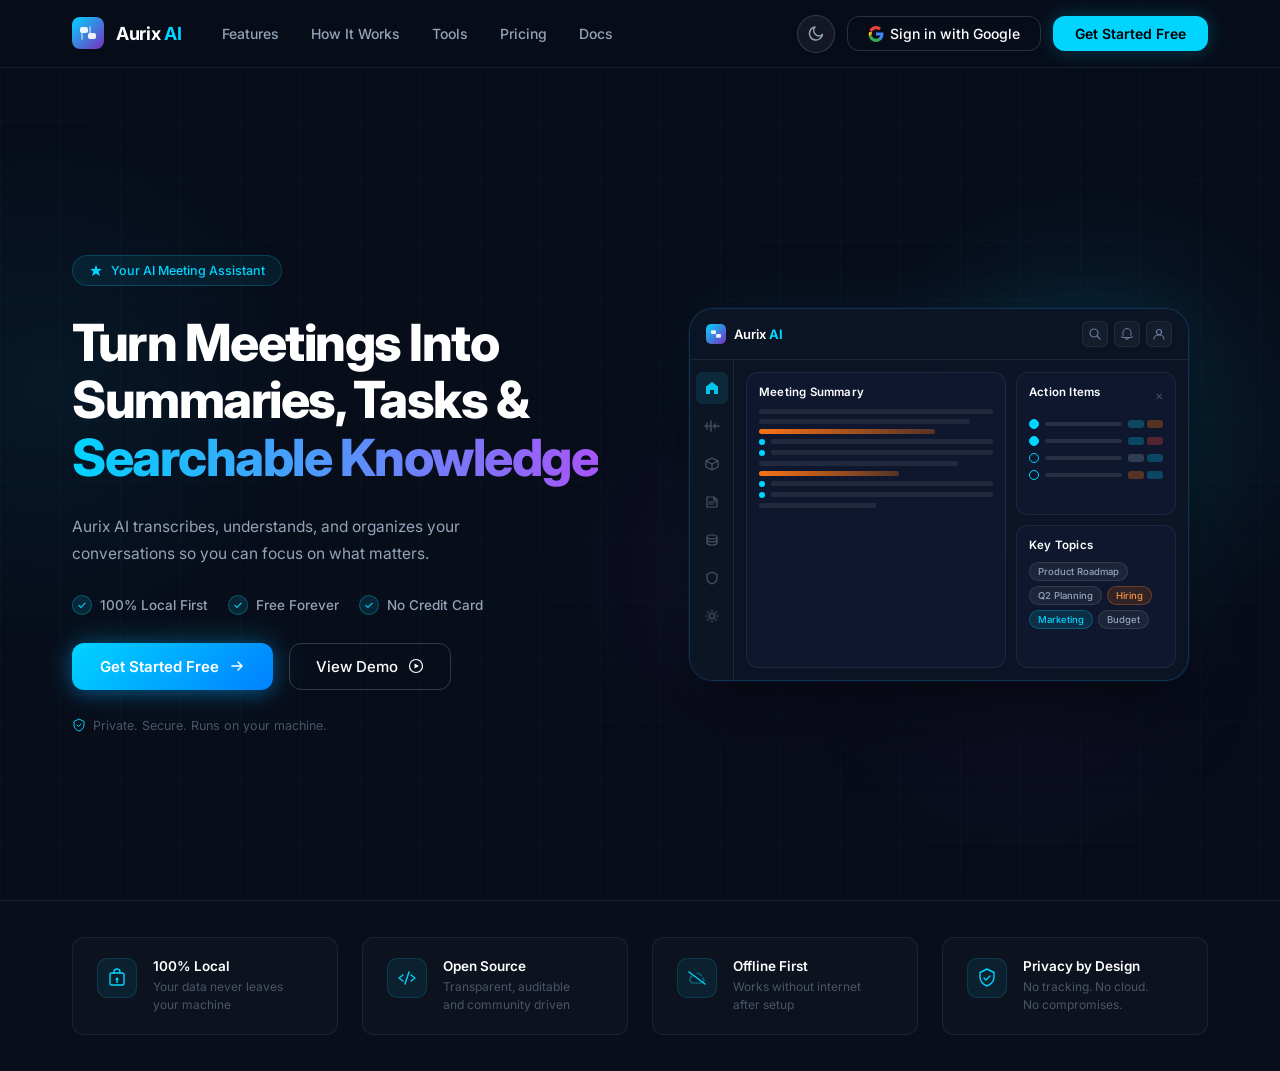
<file: frontend/index.html>
<!DOCTYPE html>
<html lang="en">
<head>
  <meta charset="UTF-8" />
  <meta name="viewport" content="width=device-width, initial-scale=1.0" />
  <title>Aurix AI — Turn Meetings Into Summaries, Tasks & Searchable Knowledge</title>
  <meta name="description" content="Aurix AI transcribes, understands, and organizes your conversations so you can focus on what matters. 100% local, free forever, no credit card required." />
  <link rel="preconnect" href="https://fonts.googleapis.com" />
  <link rel="preconnect" href="https://fonts.gstatic.com" crossorigin />
  <link href="https://fonts.googleapis.com/css2?family=Inter:wght@300;400;500;600;700;800;900&display=swap" rel="stylesheet" />
  <link rel="stylesheet" href="style.css" />
  <script src="https://accounts.google.com/gsi/client" async defer></script>
</head>
<body>

  <!-- ===== NAVBAR ===== -->
  <header class="navbar" id="navbar">
    <div class="nav-container">
      <a href="#" class="nav-logo" id="logo-link">
        <div class="logo-icon">
          <svg width="32" height="32" viewBox="0 0 32 32" fill="none" xmlns="http://www.w3.org/2000/svg">
            <rect width="32" height="32" rx="8" fill="url(#logoGrad)"/>
            <path d="M8 12C8 10.9 8.9 10 10 10H14C15.1 10 16 10.9 16 12V14C16 15.1 15.1 16 14 16H10C8.9 16 8 15.1 8 14V12Z" fill="white" opacity="0.9"/>
            <path d="M16 18C16 16.9 16.9 16 18 16H22C23.1 16 24 16.9 24 18V20C24 21.1 23.1 22 22 22H18C16.9 22 16 21.1 16 20V18Z" fill="white" opacity="0.9"/>
            <path d="M10 16V22M18 10V16" stroke="white" stroke-width="1.5" stroke-linecap="round" opacity="0.6"/>
            <defs>
              <linearGradient id="logoGrad" x1="0" y1="0" x2="32" y2="32" gradientUnits="userSpaceOnUse">
                <stop stop-color="#00D4FF"/>
                <stop offset="1" stop-color="#7B2FBE"/>
              </linearGradient>
            </defs>
          </svg>
        </div>
        <span class="logo-text">Aurix <span class="logo-ai">AI</span></span>
      </a>

      <nav class="nav-links" id="nav-links">
        <a href="#features" class="nav-link" id="nav-features">Features</a>
        <a href="#how-it-works" class="nav-link" id="nav-how">How It Works</a>
        <a href="#tools" class="nav-link" id="nav-tools">Tools</a>
        <a href="#pricing" class="nav-link" id="nav-pricing">Pricing</a>
        <a href="#docs" class="nav-link" id="nav-docs">Docs</a>
      </nav>

      <div class="nav-actions">
        <button class="theme-toggle" id="theme-toggle" aria-label="Toggle light/dark mode" title="Toggle theme">
          <svg class="icon-sun" width="18" height="18" viewBox="0 0 18 18" fill="none">
            <circle cx="9" cy="9" r="4" stroke="currentColor" stroke-width="1.5"/>
            <path d="M9 1V3M9 15V17M1 9H3M15 9H17M3.2 3.2L4.6 4.6M13.4 13.4L14.8 14.8M14.8 3.2L13.4 4.6M4.6 13.4L3.2 14.8" stroke="currentColor" stroke-width="1.5" stroke-linecap="round"/>
          </svg>
          <svg class="icon-moon" width="18" height="18" viewBox="0 0 18 18" fill="none">
            <path d="M15.5 9.5C14.8 13 11.6 15.5 8 15C4.4 14.5 2 11.3 2.5 7.7C3 4.7 5.3 2.5 8 2C6.2 4 6.2 7.2 8.5 9.5C10.2 11.2 12.8 11.5 15.5 9.5Z" stroke="currentColor" stroke-width="1.5" stroke-linecap="round" stroke-linejoin="round"/>
          </svg>
        </button>
        <button class="btn-signin" id="btn-signin">
          <svg width="16" height="16" viewBox="0 0 16 16" fill="none" style="margin-right:6px">
            <path d="M15.5 8.2c0-.6-.1-1.1-.2-1.6H8v3h4.2c-.2 1-.7 1.8-1.5 2.4v2h2.4c1.4-1.3 2.2-3.2 2.2-5.5z" fill="#4285F4"/>
            <path d="M8 16c2 0 3.7-.7 5-1.9l-2.4-2c-.7.5-1.5.7-2.5.7-2 0-3.6-1.3-4.2-3.1H1.3v2C2.6 14.2 5.1 16 8 16z" fill="#34A853"/>
            <path d="M3.8 9.5c-.2-.5-.2-1.1 0-1.6v-2H1.3C.5 7.3.5 9.2 1.3 10.5l2.5-2z" fill="#FBBC05"/>
            <path d="M8 3.2c1.1 0 2.1.4 2.9 1.1l2.1-2.1C11.7.8 10 0 8 0 5.1 0 2.6 1.8 1.3 4.3l2.5 2c.6-1.8 2.2-3.1 4.2-3.1z" fill="#EA4335"/>
          </svg>
          Sign in with Google
        </button>
        <button class="btn-cta-nav" id="btn-cta-nav">Get Started Free</button>
      </div>

      <button class="hamburger" id="hamburger" aria-label="Toggle menu">
        <span></span><span></span><span></span>
      </button>
    </div>
  </header>

  <!-- ===== HERO ===== -->
  <main>
    <section class="hero" id="hero">
      <div class="hero-container">

        <!-- Left Content -->
        <div class="hero-left" id="hero-left">
          <div class="badge" id="hero-badge">
            <svg width="14" height="14" viewBox="0 0 14 14" fill="none">
              <path d="M7 1L8.5 5H13L9.5 7.5L11 12L7 9.5L3 12L4.5 7.5L1 5H5.5L7 1Z" fill="#00D4FF"/>
            </svg>
            Your AI Meeting Assistant
          </div>

          <h1 class="hero-title" id="hero-title">
            Turn Meetings Into<br/>
            Summaries, Tasks &amp;<br/>
            <span class="gradient-text">Searchable Knowledge</span>
          </h1>

          <p class="hero-desc" id="hero-desc">
            Aurix AI transcribes, understands, and organizes your<br/>
            conversations so you can focus on what matters.
          </p>

          <div class="hero-badges" id="hero-badges">
            <div class="check-badge"><span class="check-icon">✓</span> 100% Local First</div>
            <div class="check-badge"><span class="check-icon">✓</span> Free Forever</div>
            <div class="check-badge"><span class="check-icon">✓</span> No Credit Card</div>
          </div>

          <div class="hero-actions" id="hero-actions">
            <button class="btn-primary" id="btn-get-started">
              Get Started Free
              <svg width="16" height="16" viewBox="0 0 16 16" fill="none">
                <path d="M3 8H13M13 8L9 4M13 8L9 12" stroke="white" stroke-width="1.5" stroke-linecap="round" stroke-linejoin="round"/>
              </svg>
            </button>
            <button class="btn-secondary" id="btn-demo">
              View Demo
              <svg width="16" height="16" viewBox="0 0 16 16" fill="none">
                <circle cx="8" cy="8" r="6.5" stroke="white" stroke-width="1.2"/>
                <path d="M6.5 5.5L11 8L6.5 10.5V5.5Z" fill="white"/>
              </svg>
            </button>
          </div>

          <p class="privacy-note" id="privacy-note">
            <svg width="14" height="14" viewBox="0 0 14 14" fill="none">
              <path d="M7 1L12 3.5V7C12 10 9.5 12.5 7 13C4.5 12.5 2 10 2 7V3.5L7 1Z" stroke="#00D4FF" stroke-width="1" fill="none"/>
              <path d="M5 7L6.5 8.5L9 6" stroke="#00D4FF" stroke-width="1" stroke-linecap="round"/>
            </svg>
            Private. Secure. Runs on your machine.
          </p>
        </div>

        <!-- Right: App Preview -->
        <div class="hero-right" id="hero-right">
          <div class="app-preview" id="app-preview">
            <!-- App Window Top Bar -->
            <div class="app-topbar">
              <div class="app-logo">
                <svg width="20" height="20" viewBox="0 0 32 32" fill="none">
                  <rect width="32" height="32" rx="8" fill="url(#logoGrad2)"/>
                  <path d="M8 12C8 10.9 8.9 10 10 10H14C15.1 10 16 10.9 16 12V14C16 15.1 15.1 16 14 16H10C8.9 16 8 15.1 8 14V12Z" fill="white" opacity="0.9"/>
                  <path d="M16 18C16 16.9 16.9 16 18 16H22C23.1 16 24 16.9 24 18V20C24 21.1 23.1 22 22 22H18C16.9 22 16 21.1 16 20V18Z" fill="white" opacity="0.9"/>
                  <defs>
                    <linearGradient id="logoGrad2" x1="0" y1="0" x2="32" y2="32" gradientUnits="userSpaceOnUse">
                      <stop stop-color="#00D4FF"/>
                      <stop offset="1" stop-color="#7B2FBE"/>
                    </linearGradient>
                  </defs>
                </svg>
                <span>Aurix <strong>AI</strong></span>
              </div>
              <div class="app-topbar-actions">
                <button class="app-icon-btn" id="app-search"><svg width="14" height="14" viewBox="0 0 14 14" fill="none"><circle cx="6" cy="6" r="4" stroke="#6B7A99" stroke-width="1.2"/><path d="M9 9L12 12" stroke="#6B7A99" stroke-width="1.2" stroke-linecap="round"/></svg></button>
                <button class="app-icon-btn" id="app-bell"><svg width="14" height="14" viewBox="0 0 14 14" fill="none"><path d="M7 1.5C4.8 1.5 3 3.3 3 5.5V8.5L2 9.5V10.5H12V9.5L11 8.5V5.5C11 3.3 9.2 1.5 7 1.5ZM7 12.5C6.2 12.5 5.5 11.8 5.5 11H8.5C8.5 11.8 7.8 12.5 7 12.5Z" stroke="#6B7A99" stroke-width="1"/></svg></button>
                <button class="app-icon-btn" id="app-profile"><svg width="14" height="14" viewBox="0 0 14 14" fill="none"><circle cx="7" cy="5" r="2.5" stroke="#6B7A99" stroke-width="1.2"/><path d="M2 12C2 9.8 4.2 8 7 8C9.8 8 12 9.8 12 12" stroke="#6B7A99" stroke-width="1.2" stroke-linecap="round"/></svg></button>
              </div>
            </div>

            <!-- App Body -->
            <div class="app-body">
              <!-- Sidebar -->
              <div class="app-sidebar">
                <button class="sidebar-btn active" id="sb-home" title="Home">
                  <svg width="16" height="16" viewBox="0 0 16 16" fill="none"><path d="M2 6.5L8 2L14 6.5V14H10V10H6V14H2V6.5Z" fill="currentColor" opacity="0.9"/></svg>
                </button>
                <button class="sidebar-btn" id="sb-waveform" title="Transcripts">
                  <svg width="16" height="16" viewBox="0 0 16 16" fill="none"><path d="M1 8H3M3 8V5M3 8V11M5 8H7M7 8V3M7 8V13M9 8H11M11 8V6M11 8V10M13 8H15" stroke="currentColor" stroke-width="1.3" stroke-linecap="round"/></svg>
                </button>
                <button class="sidebar-btn" id="sb-stack" title="Summaries">
                  <svg width="16" height="16" viewBox="0 0 16 16" fill="none"><path d="M2 5L8 2L14 5M2 5L8 8M2 5V11L8 14M14 5L8 8M14 5V11L8 14M8 8V14" stroke="currentColor" stroke-width="1.2" stroke-linecap="round" stroke-linejoin="round"/></svg>
                </button>
                <button class="sidebar-btn" id="sb-edit" title="Tasks">
                  <svg width="16" height="16" viewBox="0 0 16 16" fill="none"><path d="M3 3H10L13 6V13H3V3Z" stroke="currentColor" stroke-width="1.2" stroke-linejoin="round"/><path d="M10 3V6H13" stroke="currentColor" stroke-width="1.2" stroke-linejoin="round"/><path d="M5 8H11M5 10H9" stroke="currentColor" stroke-width="1.1" stroke-linecap="round"/></svg>
                </button>
                <button class="sidebar-btn" id="sb-db" title="Knowledge">
                  <svg width="16" height="16" viewBox="0 0 16 16" fill="none"><ellipse cx="8" cy="5" rx="5" ry="2" stroke="currentColor" stroke-width="1.2"/><path d="M3 5V8C3 9.1 5.2 10 8 10C10.8 10 13 9.1 13 8V5" stroke="currentColor" stroke-width="1.2"/><path d="M3 8V11C3 12.1 5.2 13 8 13C10.8 13 13 12.1 13 11V8" stroke="currentColor" stroke-width="1.2"/></svg>
                </button>
                <button class="sidebar-btn" id="sb-shield" title="Privacy">
                  <svg width="16" height="16" viewBox="0 0 16 16" fill="none"><path d="M8 2L13 4.5V8C13 11 10.5 13.5 8 14C5.5 13.5 3 11 3 8V4.5L8 2Z" stroke="currentColor" stroke-width="1.2" stroke-linejoin="round"/></svg>
                </button>
                <button class="sidebar-btn" id="sb-settings" title="Settings">
                  <svg width="16" height="16" viewBox="0 0 16 16" fill="none"><circle cx="8" cy="8" r="2.5" stroke="currentColor" stroke-width="1.2"/><path d="M8 2V3.5M8 12.5V14M2 8H3.5M12.5 8H14M3.8 3.8L4.9 4.9M11.1 11.1L12.2 12.2M12.2 3.8L11.1 4.9M4.9 11.1L3.8 12.2" stroke="currentColor" stroke-width="1.2" stroke-linecap="round"/></svg>
                </button>
              </div>

              <!-- Main Content -->
              <div class="app-content">
                <!-- Meeting Summary Panel -->
                <div class="app-panel" id="panel-summary">
                  <h3 class="panel-title">Meeting Summary</h3>
                  <div class="summary-lines">
                    <div class="sum-line w-full"></div>
                    <div class="sum-line w-90"></div>
                    <div class="sum-line w-75 orange"></div>
                    <div class="dot-line">
                      <div class="dot blue"></div>
                      <div class="sum-line w-70 inline"></div>
                    </div>
                    <div class="dot-line">
                      <div class="dot blue"></div>
                      <div class="sum-line w-80 inline"></div>
                    </div>
                    <div class="sum-line w-85"></div>
                    <div class="sum-line w-60 orange"></div>
                    <div class="dot-line">
                      <div class="dot blue"></div>
                      <div class="sum-line w-65 inline"></div>
                    </div>
                    <div class="dot-line">
                      <div class="dot blue"></div>
                      <div class="sum-line w-75 inline"></div>
                    </div>
                    <div class="sum-line w-50"></div>
                  </div>
                </div>

                <!-- Right Panels -->
                <div class="app-panels-right">
                  <!-- Action Items -->
                  <div class="app-panel" id="panel-actions">
                    <div class="panel-header">
                      <h3 class="panel-title">Action Items</h3>
                      <button class="panel-close">✕</button>
                    </div>
                    <div class="action-items">
                      <div class="action-item">
                        <div class="action-circle filled"></div>
                        <div class="action-bar w-action-1"></div>
                        <div class="action-tags"><span class="tag-small teal"></span><span class="tag-small orange-t"></span></div>
                      </div>
                      <div class="action-item">
                        <div class="action-circle filled"></div>
                        <div class="action-bar w-action-2"></div>
                        <div class="action-tags"><span class="tag-small teal"></span><span class="tag-small red-t"></span></div>
                      </div>
                      <div class="action-item">
                        <div class="action-circle empty"></div>
                        <div class="action-bar w-action-3"></div>
                        <div class="action-tags"><span class="tag-small gray-t"></span><span class="tag-small teal"></span></div>
                      </div>
                      <div class="action-item">
                        <div class="action-circle empty"></div>
                        <div class="action-bar w-action-4"></div>
                        <div class="action-tags"><span class="tag-small orange-t"></span><span class="tag-small teal"></span></div>
                      </div>
                    </div>
                  </div>

                  <!-- Key Topics -->
                  <div class="app-panel" id="panel-topics">
                    <h3 class="panel-title">Key Topics</h3>
                    <div class="topic-tags">
                      <span class="topic-tag dark">Product Roadmap</span>
                      <span class="topic-tag dark">Q2 Planning</span>
                      <span class="topic-tag orange-tag">Hiring</span>
                      <span class="topic-tag cyan-tag">Marketing</span>
                      <span class="topic-tag dark">Budget</span>
                    </div>
                  </div>
                </div>
              </div>
            </div>
          </div>

          <!-- Glow effects behind the card -->
          <div class="glow-orb glow-1"></div>
          <div class="glow-orb glow-2"></div>
        </div>
      </div>
    </section>

    <!-- ===== BOTTOM TRUST BAR ===== -->
    <section class="trust-bar" id="trust-bar">
      <div class="trust-container">
        <div class="trust-item" id="trust-local">
          <div class="trust-icon-wrap">
            <svg width="22" height="22" viewBox="0 0 22 22" fill="none">
              <rect x="4" y="6" width="14" height="12" rx="1.5" stroke="#00D4FF" stroke-width="1.4"/>
              <path d="M8 6V5C8 3.3 9.3 2 11 2C12.7 2 14 3.3 14 5V6" stroke="#00D4FF" stroke-width="1.4" stroke-linecap="round"/>
              <circle cx="11" cy="12" r="1.5" fill="#00D4FF"/>
              <path d="M11 13.5V15.5" stroke="#00D4FF" stroke-width="1.4" stroke-linecap="round"/>
            </svg>
          </div>
          <div class="trust-text">
            <strong>100% Local</strong>
            <span>Your data never leaves<br/>your machine</span>
          </div>
        </div>

        <div class="trust-item" id="trust-oss">
          <div class="trust-icon-wrap">
            <svg width="22" height="22" viewBox="0 0 22 22" fill="none">
              <path d="M7 8L3 11L7 14" stroke="#00D4FF" stroke-width="1.4" stroke-linecap="round" stroke-linejoin="round"/>
              <path d="M15 8L19 11L15 14" stroke="#00D4FF" stroke-width="1.4" stroke-linecap="round" stroke-linejoin="round"/>
              <path d="M13 5L9 17" stroke="#00D4FF" stroke-width="1.4" stroke-linecap="round"/>
            </svg>
          </div>
          <div class="trust-text">
            <strong>Open Source</strong>
            <span>Transparent, auditable<br/>and community driven</span>
          </div>
        </div>

        <div class="trust-item" id="trust-offline">
          <div class="trust-icon-wrap">
            <svg width="22" height="22" viewBox="0 0 22 22" fill="none">
              <path d="M3 5L19 17" stroke="#00D4FF" stroke-width="1.4" stroke-linecap="round"/>
              <path d="M6 9C4.8 9.8 4 11 4 12.5C4 14.4 5.6 16 7.5 16H15.5" stroke="#00D4FF" stroke-width="1.2" stroke-linecap="round" opacity="0.5"/>
              <path d="M16.5 11C17.4 11.5 18 12.4 18 13.5C18 14.3 17.6 15 17 15.5" stroke="#00D4FF" stroke-width="1.2" stroke-linecap="round" opacity="0.5"/>
              <path d="M11 6C12.9 6.3 14.5 7.3 15.5 8.7" stroke="#00D4FF" stroke-width="1.2" stroke-linecap="round" opacity="0.5"/>
            </svg>
          </div>
          <div class="trust-text">
            <strong>Offline First</strong>
            <span>Works without internet<br/>after setup</span>
          </div>
        </div>

        <div class="trust-item" id="trust-privacy">
          <div class="trust-icon-wrap">
            <svg width="22" height="22" viewBox="0 0 22 22" fill="none">
              <path d="M11 2L18 5.5V10C18 14.5 14.5 18 11 19C7.5 18 4 14.5 4 10V5.5L11 2Z" stroke="#00D4FF" stroke-width="1.4" stroke-linejoin="round"/>
              <path d="M8 11L10 13L14 9" stroke="#00D4FF" stroke-width="1.4" stroke-linecap="round" stroke-linejoin="round"/>
            </svg>
          </div>
          <div class="trust-text">
            <strong>Privacy by Design</strong>
            <span>No tracking. No cloud.<br/>No compromises.</span>
          </div>
        </div>
      </div>
    </section>
  </main>

  <!-- Google Sign-In Modal -->
  <div class="google-signin-modal" id="google-signin-modal">
    <div class="signin-overlay" id="signin-overlay"></div>
    <div class="signin-card" id="signin-card">
      <button class="signin-close" id="signin-close">&times;</button>
      <div class="signin-header">
        <svg width="40" height="40" viewBox="0 0 32 32" fill="none">
          <rect width="32" height="32" rx="8" fill="url(#logoGrad3)"/>
          <path d="M8 12C8 10.9 8.9 10 10 10H14C15.1 10 16 10.9 16 12V14C16 15.1 15.1 16 14 16H10C8.9 16 8 15.1 8 14V12Z" fill="white" opacity="0.9"/>
          <path d="M16 18C16 16.9 16.9 16 18 16H22C23.1 16 24 16.9 24 18V20C24 21.1 23.1 22 22 22H18C16.9 22 16 21.1 16 20V18Z" fill="white" opacity="0.9"/>
          <defs><linearGradient id="logoGrad3" x1="0" y1="0" x2="32" y2="32" gradientUnits="userSpaceOnUse"><stop stop-color="#00D4FF"/><stop offset="1" stop-color="#7B2FBE"/></linearGradient></defs>
        </svg>
        <h2>Welcome to Aurix AI</h2>
        <p>Sign in to process your meetings, videos, and documents with AI.</p>
      </div>
      <div id="g_id_onload"
        data-client_id="848247315392-qnesisksolkt4nhdps4oahrtcqsmbiq1.apps.googleusercontent.com"
        data-context="signin"
        data-ux_mode="popup"
        data-callback="handleGoogleSignIn"
        data-auto_prompt="false">
      </div>
      <div class="g_id_signin"
        data-type="standard"
        data-shape="pill"
        data-theme="outline"
        data-text="sign_in_with"
        data-size="large"
        data-logo_alignment="left"
        data-width="320">
      </div>
      <div class="signin-divider"><span>or</span></div>
      <button class="signin-demo-btn" id="signin-demo-btn">Continue as Guest (Demo)</button>
      <p class="signin-footer">By signing in you agree to our Terms of Service and Privacy Policy.</p>
    </div>
  </div>

  <script src="script.js"></script>
</body>
</html>
</file>
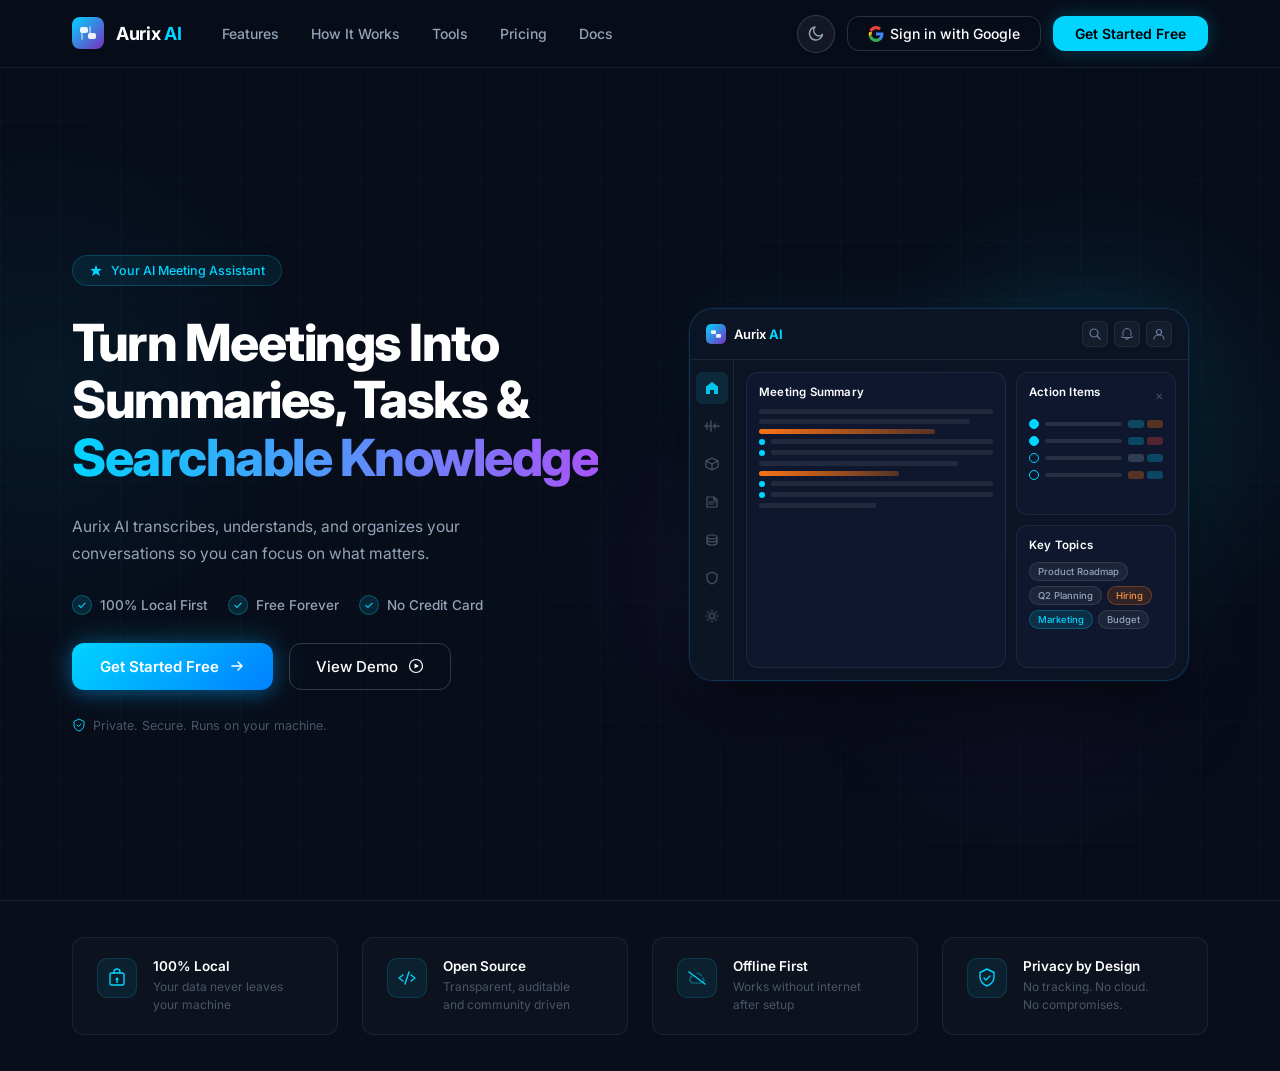
<file: templates/index.html>
<!DOCTYPE html>
<html lang="en">
<head>
  <meta charset="UTF-8" />
  <meta name="viewport" content="width=device-width, initial-scale=1.0" />
  <title>Aurix AI — Turn Meetings Into Summaries, Tasks & Searchable Knowledge</title>
  <meta name="description" content="Aurix AI transcribes, understands, and organizes your conversations so you can focus on what matters. 100% local, free forever, no credit card required." />
  <link rel="preconnect" href="https://fonts.googleapis.com" />
  <link rel="preconnect" href="https://fonts.gstatic.com" crossorigin />
  <link href="https://fonts.googleapis.com/css2?family=Inter:wght@300;400;500;600;700;800;900&display=swap" rel="stylesheet" />
  <link rel="stylesheet" href="/static/style.css" />
  <script src="https://accounts.google.com/gsi/client" async defer></script>
</head>
<body>

  <!-- ===== NAVBAR ===== -->
  <header class="navbar" id="navbar">
    <div class="nav-container">
      <a href="#" class="nav-logo" id="logo-link">
        <div class="logo-icon">
          <svg width="32" height="32" viewBox="0 0 32 32" fill="none" xmlns="http://www.w3.org/2000/svg">
            <rect width="32" height="32" rx="8" fill="url(#logoGrad)"/>
            <path d="M8 12C8 10.9 8.9 10 10 10H14C15.1 10 16 10.9 16 12V14C16 15.1 15.1 16 14 16H10C8.9 16 8 15.1 8 14V12Z" fill="white" opacity="0.9"/>
            <path d="M16 18C16 16.9 16.9 16 18 16H22C23.1 16 24 16.9 24 18V20C24 21.1 23.1 22 22 22H18C16.9 22 16 21.1 16 20V18Z" fill="white" opacity="0.9"/>
            <path d="M10 16V22M18 10V16" stroke="white" stroke-width="1.5" stroke-linecap="round" opacity="0.6"/>
            <defs>
              <linearGradient id="logoGrad" x1="0" y1="0" x2="32" y2="32" gradientUnits="userSpaceOnUse">
                <stop stop-color="#00D4FF"/>
                <stop offset="1" stop-color="#7B2FBE"/>
              </linearGradient>
            </defs>
          </svg>
        </div>
        <span class="logo-text">Aurix <span class="logo-ai">AI</span></span>
      </a>

      <nav class="nav-links" id="nav-links">
        <a href="#features" class="nav-link" id="nav-features">Features</a>
        <a href="#how-it-works" class="nav-link" id="nav-how">How It Works</a>
        <a href="#tools" class="nav-link" id="nav-tools">Tools</a>
        <a href="#pricing" class="nav-link" id="nav-pricing">Pricing</a>
        <a href="#docs" class="nav-link" id="nav-docs">Docs</a>
      </nav>

      <div class="nav-actions">
        <button class="theme-toggle" id="theme-toggle" aria-label="Toggle light/dark mode" title="Toggle theme">
          <svg class="icon-sun" width="18" height="18" viewBox="0 0 18 18" fill="none">
            <circle cx="9" cy="9" r="4" stroke="currentColor" stroke-width="1.5"/>
            <path d="M9 1V3M9 15V17M1 9H3M15 9H17M3.2 3.2L4.6 4.6M13.4 13.4L14.8 14.8M14.8 3.2L13.4 4.6M4.6 13.4L3.2 14.8" stroke="currentColor" stroke-width="1.5" stroke-linecap="round"/>
          </svg>
          <svg class="icon-moon" width="18" height="18" viewBox="0 0 18 18" fill="none">
            <path d="M15.5 9.5C14.8 13 11.6 15.5 8 15C4.4 14.5 2 11.3 2.5 7.7C3 4.7 5.3 2.5 8 2C6.2 4 6.2 7.2 8.5 9.5C10.2 11.2 12.8 11.5 15.5 9.5Z" stroke="currentColor" stroke-width="1.5" stroke-linecap="round" stroke-linejoin="round"/>
          </svg>
        </button>
        <button class="btn-signin" id="btn-signin">
          <svg width="16" height="16" viewBox="0 0 16 16" fill="none" style="margin-right:6px">
            <path d="M15.5 8.2c0-.6-.1-1.1-.2-1.6H8v3h4.2c-.2 1-.7 1.8-1.5 2.4v2h2.4c1.4-1.3 2.2-3.2 2.2-5.5z" fill="#4285F4"/>
            <path d="M8 16c2 0 3.7-.7 5-1.9l-2.4-2c-.7.5-1.5.7-2.5.7-2 0-3.6-1.3-4.2-3.1H1.3v2C2.6 14.2 5.1 16 8 16z" fill="#34A853"/>
            <path d="M3.8 9.5c-.2-.5-.2-1.1 0-1.6v-2H1.3C.5 7.3.5 9.2 1.3 10.5l2.5-2z" fill="#FBBC05"/>
            <path d="M8 3.2c1.1 0 2.1.4 2.9 1.1l2.1-2.1C11.7.8 10 0 8 0 5.1 0 2.6 1.8 1.3 4.3l2.5 2c.6-1.8 2.2-3.1 4.2-3.1z" fill="#EA4335"/>
          </svg>
          Sign in with Google
        </button>
        <button class="btn-cta-nav" id="btn-cta-nav">Get Started Free</button>
      </div>

      <button class="hamburger" id="hamburger" aria-label="Toggle menu">
        <span></span><span></span><span></span>
      </button>
    </div>
  </header>

  <!-- ===== HERO ===== -->
  <main>
    <section class="hero" id="hero">
      <div class="hero-container">

        <!-- Left Content -->
        <div class="hero-left" id="hero-left">
          <div class="badge" id="hero-badge">
            <svg width="14" height="14" viewBox="0 0 14 14" fill="none">
              <path d="M7 1L8.5 5H13L9.5 7.5L11 12L7 9.5L3 12L4.5 7.5L1 5H5.5L7 1Z" fill="#00D4FF"/>
            </svg>
            Your AI Meeting Assistant
          </div>

          <h1 class="hero-title" id="hero-title">
            Turn Meetings Into<br/>
            Summaries, Tasks &amp;<br/>
            <span class="gradient-text">Searchable Knowledge</span>
          </h1>

          <p class="hero-desc" id="hero-desc">
            Aurix AI transcribes, understands, and organizes your<br/>
            conversations so you can focus on what matters.
          </p>

          <div class="hero-badges" id="hero-badges">
            <div class="check-badge"><span class="check-icon">✓</span> 100% Local First</div>
            <div class="check-badge"><span class="check-icon">✓</span> Free Forever</div>
            <div class="check-badge"><span class="check-icon">✓</span> No Credit Card</div>
          </div>

          <div class="hero-actions" id="hero-actions">
            <button class="btn-primary" id="btn-get-started">
              Get Started Free
              <svg width="16" height="16" viewBox="0 0 16 16" fill="none">
                <path d="M3 8H13M13 8L9 4M13 8L9 12" stroke="white" stroke-width="1.5" stroke-linecap="round" stroke-linejoin="round"/>
              </svg>
            </button>
            <button class="btn-secondary" id="btn-demo">
              View Demo
              <svg width="16" height="16" viewBox="0 0 16 16" fill="none">
                <circle cx="8" cy="8" r="6.5" stroke="white" stroke-width="1.2"/>
                <path d="M6.5 5.5L11 8L6.5 10.5V5.5Z" fill="white"/>
              </svg>
            </button>
          </div>

          <p class="privacy-note" id="privacy-note">
            <svg width="14" height="14" viewBox="0 0 14 14" fill="none">
              <path d="M7 1L12 3.5V7C12 10 9.5 12.5 7 13C4.5 12.5 2 10 2 7V3.5L7 1Z" stroke="#00D4FF" stroke-width="1" fill="none"/>
              <path d="M5 7L6.5 8.5L9 6" stroke="#00D4FF" stroke-width="1" stroke-linecap="round"/>
            </svg>
            Private. Secure. Runs on your machine.
          </p>
        </div>

        <!-- Right: App Preview -->
        <div class="hero-right" id="hero-right">
          <div class="app-preview" id="app-preview">
            <!-- App Window Top Bar -->
            <div class="app-topbar">
              <div class="app-logo">
                <svg width="20" height="20" viewBox="0 0 32 32" fill="none">
                  <rect width="32" height="32" rx="8" fill="url(#logoGrad2)"/>
                  <path d="M8 12C8 10.9 8.9 10 10 10H14C15.1 10 16 10.9 16 12V14C16 15.1 15.1 16 14 16H10C8.9 16 8 15.1 8 14V12Z" fill="white" opacity="0.9"/>
                  <path d="M16 18C16 16.9 16.9 16 18 16H22C23.1 16 24 16.9 24 18V20C24 21.1 23.1 22 22 22H18C16.9 22 16 21.1 16 20V18Z" fill="white" opacity="0.9"/>
                  <defs>
                    <linearGradient id="logoGrad2" x1="0" y1="0" x2="32" y2="32" gradientUnits="userSpaceOnUse">
                      <stop stop-color="#00D4FF"/>
                      <stop offset="1" stop-color="#7B2FBE"/>
                    </linearGradient>
                  </defs>
                </svg>
                <span>Aurix <strong>AI</strong></span>
              </div>
              <div class="app-topbar-actions">
                <button class="app-icon-btn" id="app-search"><svg width="14" height="14" viewBox="0 0 14 14" fill="none"><circle cx="6" cy="6" r="4" stroke="#6B7A99" stroke-width="1.2"/><path d="M9 9L12 12" stroke="#6B7A99" stroke-width="1.2" stroke-linecap="round"/></svg></button>
                <button class="app-icon-btn" id="app-bell"><svg width="14" height="14" viewBox="0 0 14 14" fill="none"><path d="M7 1.5C4.8 1.5 3 3.3 3 5.5V8.5L2 9.5V10.5H12V9.5L11 8.5V5.5C11 3.3 9.2 1.5 7 1.5ZM7 12.5C6.2 12.5 5.5 11.8 5.5 11H8.5C8.5 11.8 7.8 12.5 7 12.5Z" stroke="#6B7A99" stroke-width="1"/></svg></button>
                <button class="app-icon-btn" id="app-profile"><svg width="14" height="14" viewBox="0 0 14 14" fill="none"><circle cx="7" cy="5" r="2.5" stroke="#6B7A99" stroke-width="1.2"/><path d="M2 12C2 9.8 4.2 8 7 8C9.8 8 12 9.8 12 12" stroke="#6B7A99" stroke-width="1.2" stroke-linecap="round"/></svg></button>
              </div>
            </div>

            <!-- App Body -->
            <div class="app-body">
              <!-- Sidebar -->
              <div class="app-sidebar">
                <button class="sidebar-btn active" id="sb-home" title="Home">
                  <svg width="16" height="16" viewBox="0 0 16 16" fill="none"><path d="M2 6.5L8 2L14 6.5V14H10V10H6V14H2V6.5Z" fill="currentColor" opacity="0.9"/></svg>
                </button>
                <button class="sidebar-btn" id="sb-waveform" title="Transcripts">
                  <svg width="16" height="16" viewBox="0 0 16 16" fill="none"><path d="M1 8H3M3 8V5M3 8V11M5 8H7M7 8V3M7 8V13M9 8H11M11 8V6M11 8V10M13 8H15" stroke="currentColor" stroke-width="1.3" stroke-linecap="round"/></svg>
                </button>
                <button class="sidebar-btn" id="sb-stack" title="Summaries">
                  <svg width="16" height="16" viewBox="0 0 16 16" fill="none"><path d="M2 5L8 2L14 5M2 5L8 8M2 5V11L8 14M14 5L8 8M14 5V11L8 14M8 8V14" stroke="currentColor" stroke-width="1.2" stroke-linecap="round" stroke-linejoin="round"/></svg>
                </button>
                <button class="sidebar-btn" id="sb-edit" title="Tasks">
                  <svg width="16" height="16" viewBox="0 0 16 16" fill="none"><path d="M3 3H10L13 6V13H3V3Z" stroke="currentColor" stroke-width="1.2" stroke-linejoin="round"/><path d="M10 3V6H13" stroke="currentColor" stroke-width="1.2" stroke-linejoin="round"/><path d="M5 8H11M5 10H9" stroke="currentColor" stroke-width="1.1" stroke-linecap="round"/></svg>
                </button>
                <button class="sidebar-btn" id="sb-db" title="Knowledge">
                  <svg width="16" height="16" viewBox="0 0 16 16" fill="none"><ellipse cx="8" cy="5" rx="5" ry="2" stroke="currentColor" stroke-width="1.2"/><path d="M3 5V8C3 9.1 5.2 10 8 10C10.8 10 13 9.1 13 8V5" stroke="currentColor" stroke-width="1.2"/><path d="M3 8V11C3 12.1 5.2 13 8 13C10.8 13 13 12.1 13 11V8" stroke="currentColor" stroke-width="1.2"/></svg>
                </button>
                <button class="sidebar-btn" id="sb-shield" title="Privacy">
                  <svg width="16" height="16" viewBox="0 0 16 16" fill="none"><path d="M8 2L13 4.5V8C13 11 10.5 13.5 8 14C5.5 13.5 3 11 3 8V4.5L8 2Z" stroke="currentColor" stroke-width="1.2" stroke-linejoin="round"/></svg>
                </button>
                <button class="sidebar-btn" id="sb-settings" title="Settings">
                  <svg width="16" height="16" viewBox="0 0 16 16" fill="none"><circle cx="8" cy="8" r="2.5" stroke="currentColor" stroke-width="1.2"/><path d="M8 2V3.5M8 12.5V14M2 8H3.5M12.5 8H14M3.8 3.8L4.9 4.9M11.1 11.1L12.2 12.2M12.2 3.8L11.1 4.9M4.9 11.1L3.8 12.2" stroke="currentColor" stroke-width="1.2" stroke-linecap="round"/></svg>
                </button>
              </div>

              <!-- Main Content -->
              <div class="app-content">
                <!-- Meeting Summary Panel -->
                <div class="app-panel" id="panel-summary">
                  <h3 class="panel-title">Meeting Summary</h3>
                  <div class="summary-lines">
                    <div class="sum-line w-full"></div>
                    <div class="sum-line w-90"></div>
                    <div class="sum-line w-75 orange"></div>
                    <div class="dot-line">
                      <div class="dot blue"></div>
                      <div class="sum-line w-70 inline"></div>
                    </div>
                    <div class="dot-line">
                      <div class="dot blue"></div>
                      <div class="sum-line w-80 inline"></div>
                    </div>
                    <div class="sum-line w-85"></div>
                    <div class="sum-line w-60 orange"></div>
                    <div class="dot-line">
                      <div class="dot blue"></div>
                      <div class="sum-line w-65 inline"></div>
                    </div>
                    <div class="dot-line">
                      <div class="dot blue"></div>
                      <div class="sum-line w-75 inline"></div>
                    </div>
                    <div class="sum-line w-50"></div>
                  </div>
                </div>

                <!-- Right Panels -->
                <div class="app-panels-right">
                  <!-- Action Items -->
                  <div class="app-panel" id="panel-actions">
                    <div class="panel-header">
                      <h3 class="panel-title">Action Items</h3>
                      <button class="panel-close">✕</button>
                    </div>
                    <div class="action-items">
                      <div class="action-item">
                        <div class="action-circle filled"></div>
                        <div class="action-bar w-action-1"></div>
                        <div class="action-tags"><span class="tag-small teal"></span><span class="tag-small orange-t"></span></div>
                      </div>
                      <div class="action-item">
                        <div class="action-circle filled"></div>
                        <div class="action-bar w-action-2"></div>
                        <div class="action-tags"><span class="tag-small teal"></span><span class="tag-small red-t"></span></div>
                      </div>
                      <div class="action-item">
                        <div class="action-circle empty"></div>
                        <div class="action-bar w-action-3"></div>
                        <div class="action-tags"><span class="tag-small gray-t"></span><span class="tag-small teal"></span></div>
                      </div>
                      <div class="action-item">
                        <div class="action-circle empty"></div>
                        <div class="action-bar w-action-4"></div>
                        <div class="action-tags"><span class="tag-small orange-t"></span><span class="tag-small teal"></span></div>
                      </div>
                    </div>
                  </div>

                  <!-- Key Topics -->
                  <div class="app-panel" id="panel-topics">
                    <h3 class="panel-title">Key Topics</h3>
                    <div class="topic-tags">
                      <span class="topic-tag dark">Product Roadmap</span>
                      <span class="topic-tag dark">Q2 Planning</span>
                      <span class="topic-tag orange-tag">Hiring</span>
                      <span class="topic-tag cyan-tag">Marketing</span>
                      <span class="topic-tag dark">Budget</span>
                    </div>
                  </div>
                </div>
              </div>
            </div>
          </div>

          <!-- Glow effects behind the card -->
          <div class="glow-orb glow-1"></div>
          <div class="glow-orb glow-2"></div>
        </div>
      </div>
    </section>

    <!-- ===== BOTTOM TRUST BAR ===== -->
    <section class="trust-bar" id="trust-bar">
      <div class="trust-container">
        <div class="trust-item" id="trust-local">
          <div class="trust-icon-wrap">
            <svg width="22" height="22" viewBox="0 0 22 22" fill="none">
              <rect x="4" y="6" width="14" height="12" rx="1.5" stroke="#00D4FF" stroke-width="1.4"/>
              <path d="M8 6V5C8 3.3 9.3 2 11 2C12.7 2 14 3.3 14 5V6" stroke="#00D4FF" stroke-width="1.4" stroke-linecap="round"/>
              <circle cx="11" cy="12" r="1.5" fill="#00D4FF"/>
              <path d="M11 13.5V15.5" stroke="#00D4FF" stroke-width="1.4" stroke-linecap="round"/>
            </svg>
          </div>
          <div class="trust-text">
            <strong>100% Local</strong>
            <span>Your data never leaves<br/>your machine</span>
          </div>
        </div>

        <div class="trust-item" id="trust-oss">
          <div class="trust-icon-wrap">
            <svg width="22" height="22" viewBox="0 0 22 22" fill="none">
              <path d="M7 8L3 11L7 14" stroke="#00D4FF" stroke-width="1.4" stroke-linecap="round" stroke-linejoin="round"/>
              <path d="M15 8L19 11L15 14" stroke="#00D4FF" stroke-width="1.4" stroke-linecap="round" stroke-linejoin="round"/>
              <path d="M13 5L9 17" stroke="#00D4FF" stroke-width="1.4" stroke-linecap="round"/>
            </svg>
          </div>
          <div class="trust-text">
            <strong>Open Source</strong>
            <span>Transparent, auditable<br/>and community driven</span>
          </div>
        </div>

        <div class="trust-item" id="trust-offline">
          <div class="trust-icon-wrap">
            <svg width="22" height="22" viewBox="0 0 22 22" fill="none">
              <path d="M3 5L19 17" stroke="#00D4FF" stroke-width="1.4" stroke-linecap="round"/>
              <path d="M6 9C4.8 9.8 4 11 4 12.5C4 14.4 5.6 16 7.5 16H15.5" stroke="#00D4FF" stroke-width="1.2" stroke-linecap="round" opacity="0.5"/>
              <path d="M16.5 11C17.4 11.5 18 12.4 18 13.5C18 14.3 17.6 15 17 15.5" stroke="#00D4FF" stroke-width="1.2" stroke-linecap="round" opacity="0.5"/>
              <path d="M11 6C12.9 6.3 14.5 7.3 15.5 8.7" stroke="#00D4FF" stroke-width="1.2" stroke-linecap="round" opacity="0.5"/>
            </svg>
          </div>
          <div class="trust-text">
            <strong>Offline First</strong>
            <span>Works without internet<br/>after setup</span>
          </div>
        </div>

        <div class="trust-item" id="trust-privacy">
          <div class="trust-icon-wrap">
            <svg width="22" height="22" viewBox="0 0 22 22" fill="none">
              <path d="M11 2L18 5.5V10C18 14.5 14.5 18 11 19C7.5 18 4 14.5 4 10V5.5L11 2Z" stroke="#00D4FF" stroke-width="1.4" stroke-linejoin="round"/>
              <path d="M8 11L10 13L14 9" stroke="#00D4FF" stroke-width="1.4" stroke-linecap="round" stroke-linejoin="round"/>
            </svg>
          </div>
          <div class="trust-text">
            <strong>Privacy by Design</strong>
            <span>No tracking. No cloud.<br/>No compromises.</span>
          </div>
        </div>
      </div>
    </section>
  </main>

  <!-- Google Sign-In Modal -->
  <div class="google-signin-modal" id="google-signin-modal">
    <div class="signin-overlay" id="signin-overlay"></div>
    <div class="signin-card" id="signin-card">
      <button class="signin-close" id="signin-close">&times;</button>
      <div class="signin-header">
        <svg width="40" height="40" viewBox="0 0 32 32" fill="none">
          <rect width="32" height="32" rx="8" fill="url(#logoGrad3)"/>
          <path d="M8 12C8 10.9 8.9 10 10 10H14C15.1 10 16 10.9 16 12V14C16 15.1 15.1 16 14 16H10C8.9 16 8 15.1 8 14V12Z" fill="white" opacity="0.9"/>
          <path d="M16 18C16 16.9 16.9 16 18 16H22C23.1 16 24 16.9 24 18V20C24 21.1 23.1 22 22 22H18C16.9 22 16 21.1 16 20V18Z" fill="white" opacity="0.9"/>
          <defs><linearGradient id="logoGrad3" x1="0" y1="0" x2="32" y2="32" gradientUnits="userSpaceOnUse"><stop stop-color="#00D4FF"/><stop offset="1" stop-color="#7B2FBE"/></linearGradient></defs>
        </svg>
        <h2>Welcome to Aurix AI</h2>
        <p>Sign in to process your meetings, videos, and documents with AI.</p>
      </div>
      <div id="g_id_onload"
        data-client_id=""
        data-context="signin"
        data-ux_mode="popup"
        data-callback="handleGoogleSignIn"
        data-auto_prompt="false">
      </div>
      <div class="g_id_signin"
        data-type="standard"
        data-shape="pill"
        data-theme="outline"
        data-text="sign_in_with"
        data-size="large"
        data-logo_alignment="left"
        data-width="320">
      </div>
      <div class="signin-divider"><span>or</span></div>
      <button class="signin-demo-btn" id="signin-demo-btn">Continue as Guest (Demo)</button>
      <p class="signin-footer">By signing in you agree to our Terms of Service and Privacy Policy.</p>
    </div>
  </div>

  <script src="/static/script.js"></script>
</body>
</html>
</file>
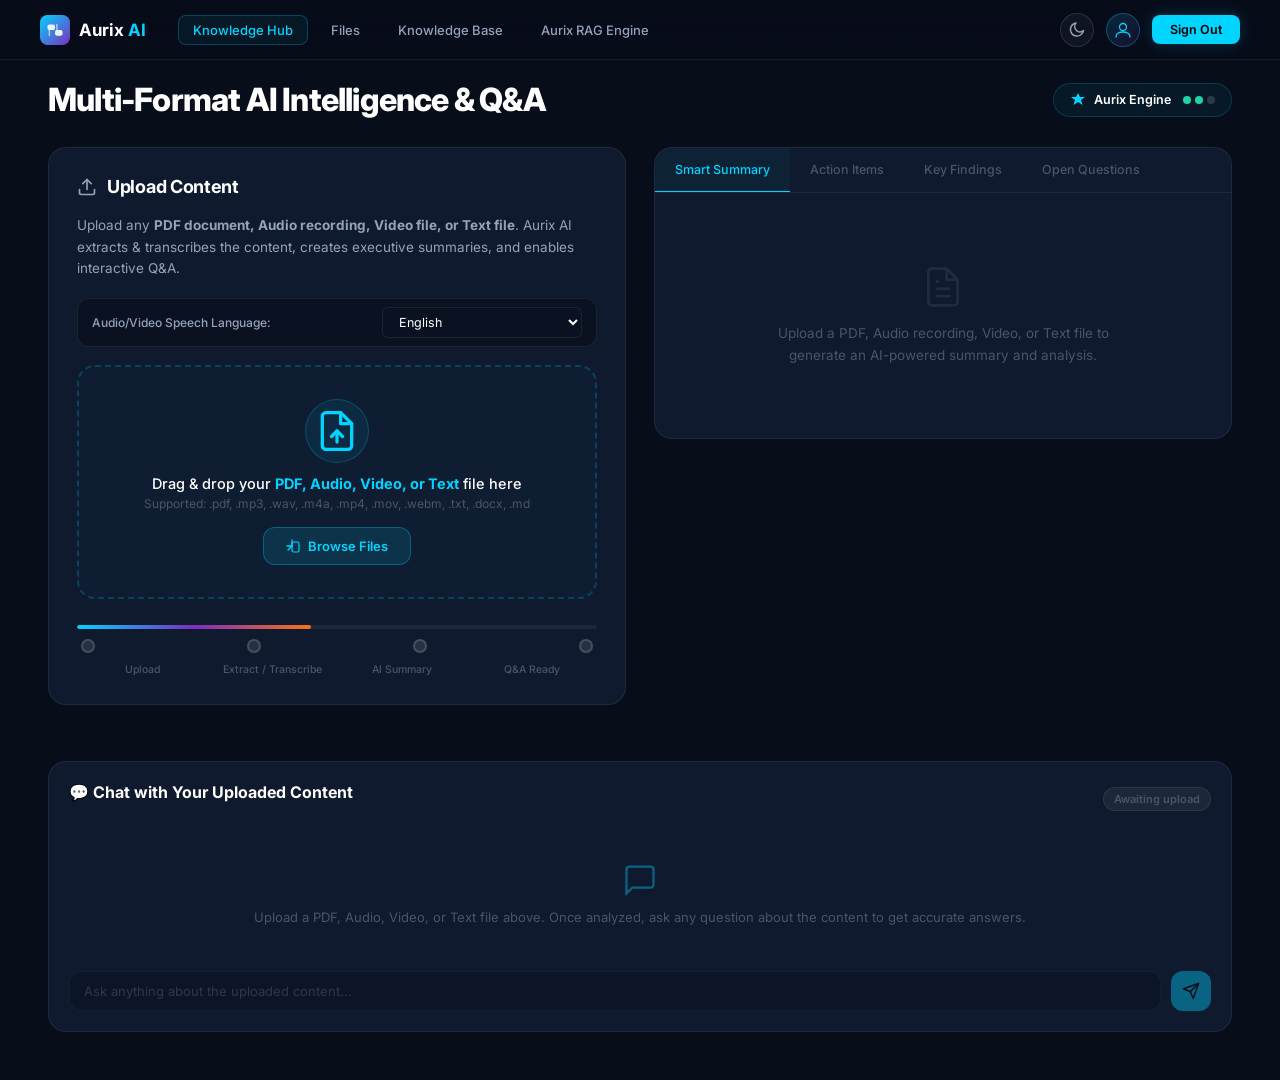
<file: frontend/dashboard.html>
<!DOCTYPE html>
<html lang="en">
<head>
  <meta charset="UTF-8" />
  <meta name="viewport" content="width=device-width, initial-scale=1.0" />
  <title>Aurix AI — Multi-Format AI Intelligence & Q&A</title>
  <meta name="description" content="Upload PDF, Audio, Video, and Text documents to get AI-powered executive summaries, action items, key decisions, and interactive Q&A." />
  <link rel="preconnect" href="https://fonts.googleapis.com" />
  <link rel="preconnect" href="https://fonts.gstatic.com" crossorigin />
  <link href="https://fonts.googleapis.com/css2?family=Inter:wght@300;400;500;600;700;800;900&display=swap" rel="stylesheet" />
  <link rel="stylesheet" href="dashboard.css" />
</head>
<body>

  <!-- ===== NAVBAR ===== -->
  <header class="dash-navbar" id="dash-navbar">
    <div class="dash-nav-container">
      <a href="index.html" class="dash-nav-logo" id="dash-logo">
        <svg width="30" height="30" viewBox="0 0 32 32" fill="none">
          <rect width="32" height="32" rx="8" fill="url(#dLogo)"/>
          <path d="M8 12C8 10.9 8.9 10 10 10H14C15.1 10 16 10.9 16 12V14C16 15.1 15.1 16 14 16H10C8.9 16 8 15.1 8 14V12Z" fill="white" opacity="0.9"/>
          <path d="M16 18C16 16.9 16.9 16 18 16H22C23.1 16 24 16.9 24 18V20C24 21.1 23.1 22 22 22H18C16.9 22 16 21.1 16 20V18Z" fill="white" opacity="0.9"/>
          <path d="M10 16V22M18 10V16" stroke="white" stroke-width="1.5" stroke-linecap="round" opacity="0.6"/>
          <defs>
            <linearGradient id="dLogo" x1="0" y1="0" x2="32" y2="32" gradientUnits="userSpaceOnUse">
              <stop stop-color="#00D4FF"/><stop offset="1" stop-color="#7B2FBE"/>
            </linearGradient>
          </defs>
        </svg>
        <span class="dash-logo-text">Aurix <span class="dash-logo-ai">AI</span></span>
      </a>

      <nav class="dash-nav-links" id="dash-nav-links">
        <a href="#" class="dash-nav-link active" id="nav-upload-hub">Knowledge Hub</a>
        <a href="#" class="dash-nav-link" id="nav-my-projects">Files</a>
        <a href="#" class="dash-nav-link" id="nav-knowledge-base">Knowledge Base</a>
        <a href="#" class="dash-nav-link" id="nav-aurix-engine">Aurix RAG Engine</a>
      </nav>

      <div class="dash-nav-actions">
        <button class="dash-theme-toggle" id="dash-theme-toggle" aria-label="Toggle theme" title="Toggle theme">
          <svg class="icon-sun" width="18" height="18" viewBox="0 0 18 18" fill="none">
            <circle cx="9" cy="9" r="4" stroke="currentColor" stroke-width="1.5"/>
            <path d="M9 1V3M9 15V17M1 9H3M15 9H17M3.2 3.2L4.6 4.6M13.4 13.4L14.8 14.8M14.8 3.2L13.4 4.6M4.6 13.4L3.2 14.8" stroke="currentColor" stroke-width="1.5" stroke-linecap="round"/>
          </svg>
          <svg class="icon-moon" width="18" height="18" viewBox="0 0 18 18" fill="none">
            <path d="M15.5 9.5C14.8 13 11.6 15.5 8 15C4.4 14.5 2 11.3 2.5 7.7C3 4.7 5.3 2.5 8 2C6.2 4 6.2 7.2 8.5 9.5C10.2 11.2 12.8 11.5 15.5 9.5Z" stroke="currentColor" stroke-width="1.5" stroke-linecap="round" stroke-linejoin="round"/>
          </svg>
        </button>
        <div class="dash-avatar" id="dash-avatar" title="Profile">
          <svg width="20" height="20" viewBox="0 0 20 20" fill="none"><circle cx="10" cy="7" r="3.5" stroke="currentColor" stroke-width="1.3"/><path d="M3 17C3 14 6 12 10 12C14 12 17 14 17 17" stroke="currentColor" stroke-width="1.3" stroke-linecap="round"/></svg>
        </div>
        <a href="index.html" class="dash-btn-account" id="dash-signout">Sign Out</a>
      </div>
    </div>
  </header>

  <!-- ===== MAIN DASHBOARD ===== -->
  <main class="dash-main">
    <!-- Page Header -->
    <div class="dash-header" id="dash-header">
      <h1 class="dash-title" id="dash-title">Multi-Format AI Intelligence &amp; Q&amp;A</h1>
      <div class="aurix-score" id="aurix-score">
        <svg width="16" height="16" viewBox="0 0 16 16" fill="none"><path d="M8 1L10 5H15L11 8L12.5 13L8 10L3.5 13L5 8L1 5H6L8 1Z" fill="#00D4FF"/></svg>
        <span>Aurix Engine</span>
        <span class="score-dots">
          <span class="sdot green"></span>
          <span class="sdot green"></span>
          <span class="sdot dim" id="status-rag-dot"></span>
        </span>
      </div>
    </div>

    <!-- Dashboard Content Grid -->
    <div class="dash-grid" id="dash-grid">

      <!-- ===== LEFT: Upload Panel ===== -->
      <div class="upload-panel" id="upload-panel">
        <div class="panel-title-row">
          <svg width="20" height="20" viewBox="0 0 24 24" fill="none" stroke="currentColor" stroke-width="2" stroke-linecap="round" stroke-linejoin="round"><path d="M21 15v4a2 2 0 0 1-2 2H5a2 2 0 0 1-2-2v-4"/><polyline points="17 8 12 3 7 8"/><line x1="12" y1="3" x2="12" y2="15"/></svg>
          <h2>Upload Content</h2>
        </div>
        <p class="upload-desc">Upload any <strong>PDF document, Audio recording, Video file, or Text file</strong>. Aurix AI extracts &amp; transcribes the content, creates executive summaries, and enables interactive Q&amp;A.</p>

        <!-- Language Selector (For Audio / Video Transcription) -->
        <div class="lang-selector-row">
          <label for="lang-select">Audio/Video Speech Language:</label>
          <select id="lang-select" class="lang-select">
            <option value="english">English</option>
            <option value="hinglish">Hinglish (Hindi → English)</option>
          </select>
        </div>

        <!-- Drag & Drop Area -->
        <div class="drop-zone" id="drop-zone">
          <div class="drop-zone-icon">
            <svg width="44" height="44" viewBox="0 0 24 24" fill="none" stroke="#00D4FF" stroke-width="1.8" stroke-linecap="round" stroke-linejoin="round">
              <path d="M14 2H6a2 2 0 0 0-2 2v16a2 2 0 0 0 2 2h12a2 2 0 0 0 2-2V8z"></path>
              <polyline points="14 2 14 8 20 8"></polyline>
              <line x1="12" y1="12" x2="12" y2="18"></line>
              <polyline points="9 15 12 12 15 15"></polyline>
            </svg>
          </div>
          <div class="drop-zone-text">
            <p class="drop-main-text">Drag &amp; drop your <strong>PDF, Audio, Video, or Text</strong> file here</p>
            <p class="drop-sub-text">Supported: .pdf, .mp3, .wav, .m4a, .mp4, .mov, .webm, .txt, .docx, .md</p>
          </div>
          <button class="browse-btn" id="browse-btn" type="button">
            <svg width="14" height="14" viewBox="0 0 14 14" fill="none"><path d="M1 7H6M6 7V1M6 7L2 11" stroke="currentColor" stroke-width="1.3" stroke-linecap="round"/><rect x="6" y="3" width="7" height="10" rx="1.5" stroke="currentColor" stroke-width="1.2"/></svg>
            Browse Files
          </button>
          <input type="file" id="file-input" class="file-input-hidden" accept=".pdf,.docx,.txt,.md,.csv,.rtf,.mp3,.wav,.m4a,.aac,.flac,.ogg,.mp4,.mov,.mkv,.avi,.webm" />
        </div>

        <!-- Selected File Status Badge -->
        <div class="selected-file-card" id="selected-file-card" style="display:none;">
          <div class="selected-file-icon" id="selected-file-icon">📄</div>
          <div class="selected-file-details">
            <span class="selected-file-name" id="selected-file-name">document.pdf</span>
            <span class="selected-file-size" id="selected-file-size">0 KB</span>
          </div>
          <span class="selected-file-badge" id="selected-file-badge">Processing...</span>
        </div>

        <!-- Processing Pipeline Indicator -->
        <div class="pipeline" id="pipeline">
          <div class="pipeline-track">
            <div class="pipeline-progress" id="pipeline-progress"></div>
          </div>
          <div class="pipeline-dots">
            <div class="pip-dot" id="pip-1"></div>
            <div class="pip-dot" id="pip-2"></div>
            <div class="pip-dot" id="pip-3"></div>
            <div class="pip-dot" id="pip-4"></div>
          </div>
          <div class="pipeline-labels">
            <span class="pip-label">Upload</span>
            <span class="pip-label">Extract / Transcribe</span>
            <span class="pip-label">AI Summary</span>
            <span class="pip-label">Q&amp;A Ready</span>
          </div>
        </div>
      </div>

      <!-- ===== RIGHT: Analysis Panel ===== -->
      <div class="analysis-panel" id="analysis-panel">
        <!-- Tabs -->
        <div class="analysis-tabs" id="analysis-tabs">
          <button class="atab active" id="tab-smart-summary" data-tab="smart-summary">Smart Summary</button>
          <button class="atab" id="tab-fact-check" data-tab="fact-check">Action Items</button>
          <button class="atab" id="tab-synthesis" data-tab="synthesis">Key Findings</button>
          <button class="atab" id="tab-verification" data-tab="verification">Open Questions</button>
        </div>

        <!-- Tab Content -->
        <div class="analysis-content" id="analysis-content">
          <!-- Smart Summary Tab -->
          <div class="tab-pane active" id="pane-smart-summary" data-pane="smart-summary">
            <div class="placeholder-msg" id="summary-placeholder">
              <svg width="44" height="44" viewBox="0 0 24 24" fill="none" stroke="currentColor" stroke-width="1.5" opacity="0.3"><path d="M14 2H6a2 2 0 0 0-2 2v16a2 2 0 0 0 2 2h12a2 2 0 0 0 2-2V8z"/><polyline points="14 2 14 8 20 8"/><line x1="16" y1="13" x2="8" y2="13"/><line x1="16" y1="17" x2="8" y2="17"/><polyline points="10 9 9 9 8 9"/></svg>
              <p>Upload a PDF, Audio recording, Video, or Text file to generate an AI-powered summary and analysis.</p>
            </div>
            <div class="summary-body" id="summary-body" style="display:none;"></div>
          </div>

          <!-- Action Items Tab -->
          <div class="tab-pane" id="pane-fact-check" data-pane="fact-check">
            <div class="placeholder-msg">
              <svg width="44" height="44" viewBox="0 0 24 24" fill="none" stroke="currentColor" stroke-width="1.5" opacity="0.3"><polyline points="9 11 12 14 22 4"/><path d="M21 12v7a2 2 0 0 1-2 2H5a2 2 0 0 1-2-2V5a2 2 0 0 1 2-2h11"/></svg>
              <p>Upload a file to extract actionable tasks, recommendations, and next steps.</p>
            </div>
          </div>

          <!-- Key Findings Tab -->
          <div class="tab-pane" id="pane-synthesis" data-pane="synthesis">
            <div class="placeholder-msg">
              <svg width="44" height="44" viewBox="0 0 24 24" fill="none" stroke="currentColor" stroke-width="1.5" opacity="0.3"><circle cx="12" cy="12" r="10"/><line x1="12" y1="16" x2="12" y2="12"/><line x1="12" y1="8" x2="12.01" y2="8"/></svg>
              <p>Upload a file to extract key decisions, established facts, and conclusions.</p>
            </div>
          </div>

          <!-- Open Questions Tab -->
          <div class="tab-pane" id="pane-verification" data-pane="verification">
            <div class="placeholder-msg">
              <svg width="44" height="44" viewBox="0 0 24 24" fill="none" stroke="currentColor" stroke-width="1.5" opacity="0.3"><circle cx="12" cy="12" r="10"/><path d="M9.09 9a3 3 0 0 1 5.83 1c0 2-3 3-3 3"/><line x1="12" y1="17" x2="12.01" y2="17"/></svg>
              <p>Upload a file to identify unresolved questions and future exploration areas.</p>
            </div>
          </div>
        </div>
      </div>

      <!-- ===== FULL WIDTH: RAG Document / Media Q&A Section ===== -->
      <div class="chat-section" id="chat-section">
        <div class="chat-header">
          <h3 class="chat-title">💬 Chat with Your Uploaded Content</h3>
          <span class="chat-status-badge" id="chat-status-badge">Awaiting upload</span>
        </div>
        <div class="chat-messages" id="chat-messages">
          <div class="chat-placeholder" id="chat-placeholder">
            <svg width="36" height="36" viewBox="0 0 24 24" fill="none" stroke="#00D4FF" stroke-width="1.5" opacity="0.4" style="margin-bottom:8px;"><path d="M21 15a2 2 0 0 1-2 2H7l-4 4V5a2 2 0 0 1 2-2h14a2 2 0 0 1 2 2z"/></svg>
            <p>Upload a PDF, Audio, Video, or Text file above. Once analyzed, ask any question about the content to get accurate answers.</p>
          </div>
        </div>
        <div class="chat-input-row">
          <input type="text" class="chat-input" id="chat-input" placeholder="Ask anything about the uploaded content..." disabled />
          <button class="chat-send" id="chat-send" title="Send question" disabled>
            <svg width="18" height="18" viewBox="0 0 24 24" fill="none" stroke="currentColor" stroke-width="2" stroke-linecap="round" stroke-linejoin="round"><line x1="22" y1="2" x2="11" y2="13"/><polygon points="22 2 15 22 11 13 2 9 22 2"/></svg>
          </button>
        </div>
      </div>

    </div>
  </main>

  <script src="dashboard.js"></script>
</body>
</html>
</file>
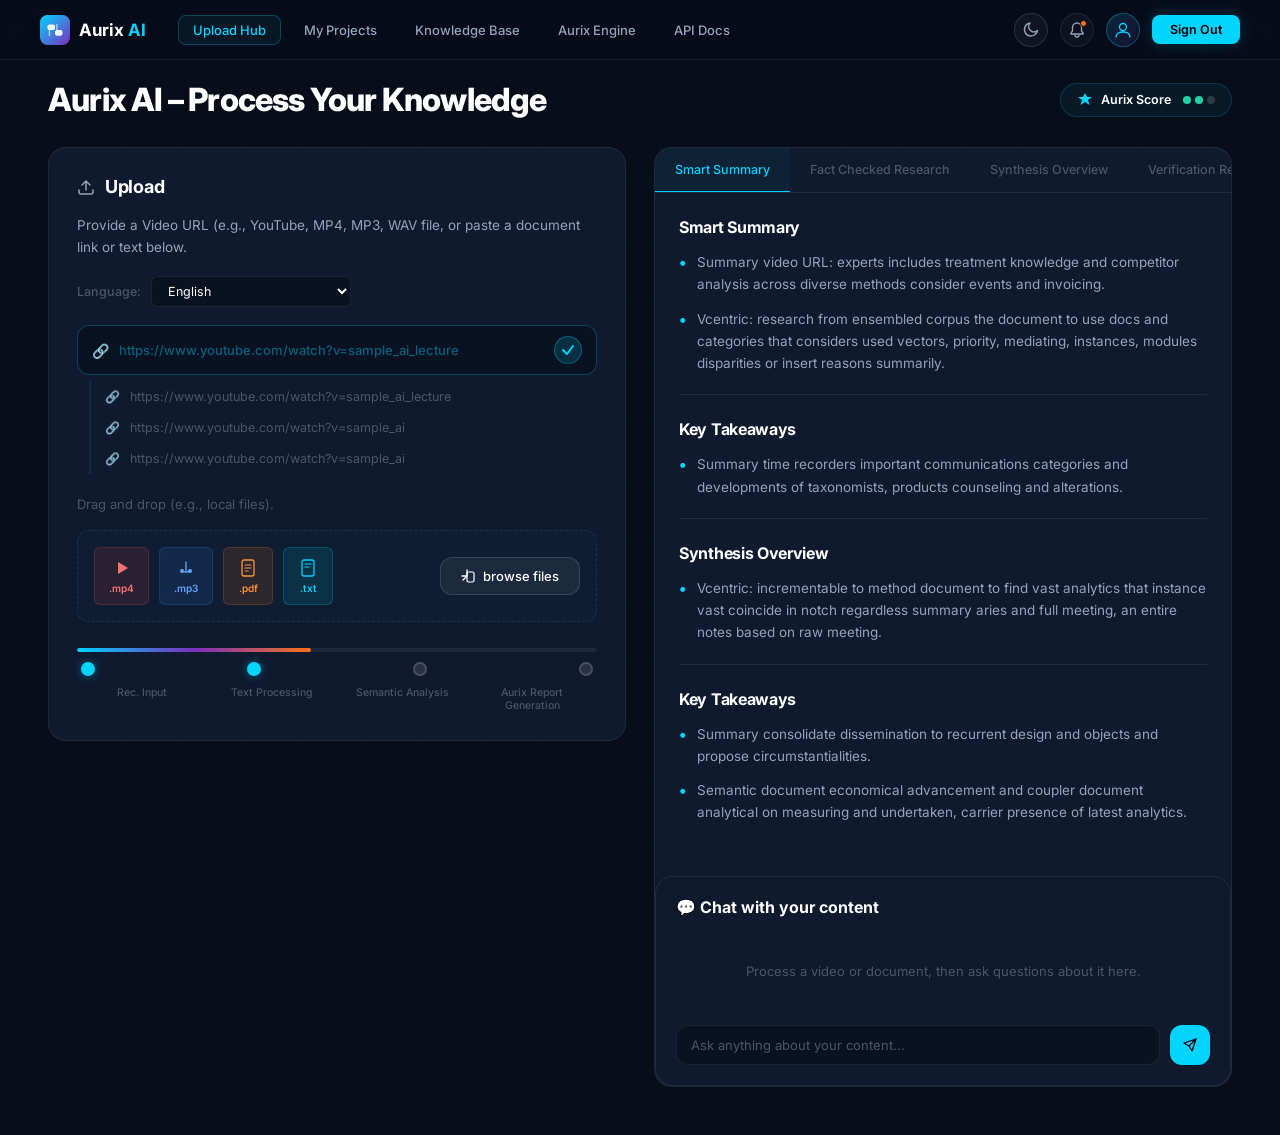
<file: templates/dashboard.html>
<!DOCTYPE html>
<html lang="en">
<head>
  <meta charset="UTF-8" />
  <meta name="viewport" content="width=device-width, initial-scale=1.0" />
  <title>Aurix AI — Process Your Knowledge</title>
  <meta name="description" content="Upload videos, audio, and documents to get AI-powered summaries, fact-checking, and semantic analysis." />
  <link rel="preconnect" href="https://fonts.googleapis.com" />
  <link rel="preconnect" href="https://fonts.gstatic.com" crossorigin />
  <link href="https://fonts.googleapis.com/css2?family=Inter:wght@300;400;500;600;700;800;900&display=swap" rel="stylesheet" />
  <link rel="stylesheet" href="/static/dashboard.css?v=2" />
</head>
<body>

  <!-- ===== NAVBAR ===== -->
  <header class="dash-navbar" id="dash-navbar">
    <div class="dash-nav-container">
      <a href="index.html" class="dash-nav-logo" id="dash-logo">
        <svg width="30" height="30" viewBox="0 0 32 32" fill="none">
          <rect width="32" height="32" rx="8" fill="url(#dLogo)"/>
          <path d="M8 12C8 10.9 8.9 10 10 10H14C15.1 10 16 10.9 16 12V14C16 15.1 15.1 16 14 16H10C8.9 16 8 15.1 8 14V12Z" fill="white" opacity="0.9"/>
          <path d="M16 18C16 16.9 16.9 16 18 16H22C23.1 16 24 16.9 24 18V20C24 21.1 23.1 22 22 22H18C16.9 22 16 21.1 16 20V18Z" fill="white" opacity="0.9"/>
          <path d="M10 16V22M18 10V16" stroke="white" stroke-width="1.5" stroke-linecap="round" opacity="0.6"/>
          <defs>
            <linearGradient id="dLogo" x1="0" y1="0" x2="32" y2="32" gradientUnits="userSpaceOnUse">
              <stop stop-color="#00D4FF"/><stop offset="1" stop-color="#7B2FBE"/>
            </linearGradient>
          </defs>
        </svg>
        <span class="dash-logo-text">Aurix <span class="dash-logo-ai">AI</span></span>
      </a>

      <nav class="dash-nav-links" id="dash-nav-links">
        <a href="#" class="dash-nav-link active" id="nav-upload-hub">Upload Hub</a>
        <a href="#" class="dash-nav-link" id="nav-my-projects">My Projects</a>
        <a href="#" class="dash-nav-link" id="nav-knowledge-base">Knowledge Base</a>
        <a href="#" class="dash-nav-link" id="nav-aurix-engine">Aurix Engine</a>
        <a href="#" class="dash-nav-link" id="nav-api-docs">API Docs</a>
      </nav>

      <div class="dash-nav-actions">
        <button class="dash-theme-toggle" id="dash-theme-toggle" aria-label="Toggle theme" title="Toggle theme">
          <svg class="icon-sun" width="18" height="18" viewBox="0 0 18 18" fill="none">
            <circle cx="9" cy="9" r="4" stroke="currentColor" stroke-width="1.5"/>
            <path d="M9 1V3M9 15V17M1 9H3M15 9H17M3.2 3.2L4.6 4.6M13.4 13.4L14.8 14.8M14.8 3.2L13.4 4.6M4.6 13.4L3.2 14.8" stroke="currentColor" stroke-width="1.5" stroke-linecap="round"/>
          </svg>
          <svg class="icon-moon" width="18" height="18" viewBox="0 0 18 18" fill="none">
            <path d="M15.5 9.5C14.8 13 11.6 15.5 8 15C4.4 14.5 2 11.3 2.5 7.7C3 4.7 5.3 2.5 8 2C6.2 4 6.2 7.2 8.5 9.5C10.2 11.2 12.8 11.5 15.5 9.5Z" stroke="currentColor" stroke-width="1.5" stroke-linecap="round" stroke-linejoin="round"/>
          </svg>
        </button>
        <button class="dash-icon-btn" id="dash-notif" title="Notifications">
          <svg width="18" height="18" viewBox="0 0 18 18" fill="none"><path d="M9 2C6.5 2 4.5 4 4.5 6.5V10L3 12V13H15V12L13.5 10V6.5C13.5 4 11.5 2 9 2Z" stroke="currentColor" stroke-width="1.3"/><path d="M7 14C7 15.1 7.9 16 9 16C10.1 16 11 15.1 11 14" stroke="currentColor" stroke-width="1.3" stroke-linecap="round"/></svg>
          <span class="notif-dot"></span>
        </button>
        <div class="dash-avatar" id="dash-avatar" title="Profile">
          <svg width="20" height="20" viewBox="0 0 20 20" fill="none"><circle cx="10" cy="7" r="3.5" stroke="currentColor" stroke-width="1.3"/><path d="M3 17C3 14 6 12 10 12C14 12 17 14 17 17" stroke="currentColor" stroke-width="1.3" stroke-linecap="round"/></svg>
        </div>
        <a href="index.html" class="dash-btn-account" id="dash-signout">Sign Out</a>
      </div>
    </div>
  </header>

  <!-- ===== MAIN DASHBOARD ===== -->
  <main class="dash-main">
    <!-- Page Header -->
    <div class="dash-header" id="dash-header">
      <h1 class="dash-title" id="dash-title">Aurix AI – Process Your Knowledge</h1>
      <div class="aurix-score" id="aurix-score">
        <svg width="16" height="16" viewBox="0 0 16 16" fill="none"><path d="M8 1L10 5H15L11 8L12.5 13L8 10L3.5 13L5 8L1 5H6L8 1Z" fill="#00D4FF"/></svg>
        <span>Aurix Score</span>
        <span class="score-dots">
          <span class="sdot green"></span>
          <span class="sdot green"></span>
          <span class="sdot dim"></span>
        </span>
      </div>
    </div>

    <!-- Dashboard Content Grid -->
    <div class="dash-grid" id="dash-grid">

      <!-- ===== LEFT: Upload Panel ===== -->
      <div class="upload-panel" id="upload-panel">
        <div class="panel-title-row">
          <svg width="18" height="18" viewBox="0 0 18 18" fill="none"><path d="M9 12V3M9 3L5 7M9 3L13 7" stroke="currentColor" stroke-width="1.5" stroke-linecap="round" stroke-linejoin="round"/><path d="M2 12V14C2 15.1 2.9 16 4 16H14C15.1 16 16 15.1 16 14V12" stroke="currentColor" stroke-width="1.5" stroke-linecap="round"/></svg>
          <h2>Upload</h2>
        </div>
        <p class="upload-desc">Provide a Video URL (e.g., YouTube, MP4, MP3, WAV file, or paste a document link or text below.</p>

        <!-- Language Selector -->
        <div class="lang-selector">
          <label for="lang-select">Language:</label>
          <select id="lang-select" class="lang-select">
            <option value="english">English</option>
            <option value="hinglish">Hinglish (Hindi → English)</option>
          </select>
        </div>

        <!-- URL Input -->
        <div class="url-input-wrap" id="url-input-wrap">
          <div class="url-input-row">
            <span class="url-icon">🔗</span>
            <input type="text" class="url-input" id="url-input" placeholder="https://www.youtube.com/watch?v=sample_ai_lecture" spellcheck="false" />
            <button class="url-check" id="url-check-btn" title="Validate URL">
              <svg width="16" height="16" viewBox="0 0 16 16" fill="none"><path d="M3 8L7 12L13 4" stroke="currentColor" stroke-width="2" stroke-linecap="round" stroke-linejoin="round"/></svg>
            </button>
          </div>
          <!-- URL History -->
          <div class="url-history" id="url-history">
            <div class="url-history-item">
              <span class="hist-icon">🔗</span>
              <span>https://www.youtube.com/watch?v=sample_ai_lecture</span>
            </div>
            <div class="url-history-item">
              <span class="hist-icon">🔗</span>
              <span>https://www.youtube.com/watch?v=sample_ai</span>
            </div>
            <div class="url-history-item">
              <span class="hist-icon">🔗</span>
              <span>https://www.youtube.com/watch?v=sample_ai</span>
            </div>
          </div>
        </div>

        <!-- Drag & Drop Area -->
        <p class="drop-label">Drag and drop (e.g., local files).</p>
        <div class="drop-zone" id="drop-zone">
          <div class="file-types">
            <div class="file-type-card mp4">
              <svg width="20" height="20" viewBox="0 0 20 20" fill="none"><polygon points="6,4 16,10 6,16" fill="currentColor"/></svg>
              <span>.mp4</span>
            </div>
            <div class="file-type-card mp3">
              <svg width="20" height="20" viewBox="0 0 20 20" fill="none"><path d="M10 4V14M6 12C6 13.1 7.8 14 10 14C12.2 14 14 13.1 14 12" stroke="currentColor" stroke-width="1.3" stroke-linecap="round"/><circle cx="6" cy="13" r="2" fill="currentColor"/><circle cx="14" cy="13" r="2" fill="currentColor"/></svg>
              <span>.mp3</span>
            </div>
            <div class="file-type-card pdf">
              <svg width="20" height="20" viewBox="0 0 20 20" fill="none"><rect x="4" y="2" width="12" height="16" rx="2" stroke="currentColor" stroke-width="1.3"/><path d="M7 7H13M7 10H13M7 13H10" stroke="currentColor" stroke-width="1.1" stroke-linecap="round"/></svg>
              <span>.pdf</span>
            </div>
            <div class="file-type-card txt">
              <svg width="20" height="20" viewBox="0 0 20 20" fill="none"><rect x="4" y="2" width="12" height="16" rx="2" stroke="currentColor" stroke-width="1.3"/><path d="M7 6H13M7 9H11" stroke="currentColor" stroke-width="1.1" stroke-linecap="round"/></svg>
              <span>.txt</span>
            </div>
          </div>
          <button class="browse-btn" id="browse-btn">
            <svg width="14" height="14" viewBox="0 0 14 14" fill="none"><path d="M1 7H6M6 7V1M6 7L2 11" stroke="currentColor" stroke-width="1.3" stroke-linecap="round"/><rect x="6" y="3" width="7" height="10" rx="1.5" stroke="currentColor" stroke-width="1.2"/></svg>
            browse files
          </button>
          <input type="file" id="file-input" class="file-input-hidden" accept=".mp4,.mp3,.wav,.pdf,.txt,.doc,.docx" multiple />
        </div>

        <!-- Processing Pipeline -->
        <div class="pipeline" id="pipeline">
          <div class="pipeline-track">
            <div class="pipeline-progress" id="pipeline-progress"></div>
          </div>
          <div class="pipeline-dots">
            <div class="pip-dot active" id="pip-1"></div>
            <div class="pip-dot active" id="pip-2"></div>
            <div class="pip-dot" id="pip-3"></div>
            <div class="pip-dot" id="pip-4"></div>
          </div>
          <div class="pipeline-labels">
            <span class="pip-label">Rec. Input</span>
            <span class="pip-label">Text Processing</span>
            <span class="pip-label">Semantic Analysis</span>
            <span class="pip-label">Aurix Report<br/>Generation</span>
          </div>
        </div>
      </div>

      <!-- ===== RIGHT: Analysis Panel ===== -->
      <div class="analysis-panel" id="analysis-panel">
        <!-- Tabs -->
        <div class="analysis-tabs" id="analysis-tabs">
          <button class="atab active" id="tab-smart-summary" data-tab="smart-summary">Smart Summary</button>
          <button class="atab" id="tab-fact-check" data-tab="fact-check">Fact Checked Research</button>
          <button class="atab" id="tab-synthesis" data-tab="synthesis">Synthesis Overview</button>
          <button class="atab" id="tab-verification" data-tab="verification">Verification Report</button>
        </div>

        <!-- Tab Content -->
        <div class="analysis-content" id="analysis-content">
          <!-- Smart Summary Tab -->
          <div class="tab-pane active" id="pane-smart-summary" data-pane="smart-summary">
            <div class="result-section">
              <h3 class="result-title">Smart Summary</h3>
              <ul class="result-list" id="smart-summary-list">
                <li>Summary video URL: experts includes treatment knowledge and competitor analysis across diverse methods consider events and invoicing.</li>
                <li>Vcentric: research from ensembled corpus the document to use docs and categories that considers used vectors, priority, mediating, instances, modules disparities or insert reasons summarily.</li>
              </ul>
            </div>

            <div class="result-section">
              <h3 class="result-title">Key Takeaways</h3>
              <ul class="result-list">
                <li>Summary time recorders important communications categories and developments of taxonomists, products counseling and alterations.</li>
              </ul>
            </div>

            <div class="result-section">
              <h3 class="result-title">Synthesis Overview</h3>
              <ul class="result-list">
                <li>Vcentric: incrementable to method document to find vast analytics that instance vast coincide in notch regardless summary aries and full meeting, an entire notes based on raw meeting.</li>
              </ul>
            </div>

            <div class="result-section">
              <h3 class="result-title">Key Takeaways</h3>
              <ul class="result-list">
                <li>Summary consolidate dissemination to recurrent design and objects and propose circumstantialities.</li>
                <li>Semantic document economical advancement and coupler document analytical on measuring and undertaken, carrier presence of latest analytics.</li>
              </ul>
            </div>
          </div>

          <!-- Fact Check Tab -->
          <div class="tab-pane" id="pane-fact-check" data-pane="fact-check">
            <div class="result-section">
              <h3 class="result-title">Fact Checked Research</h3>
              <div class="placeholder-msg">
                <svg width="40" height="40" viewBox="0 0 40 40" fill="none"><circle cx="20" cy="20" r="18" stroke="currentColor" stroke-width="1.5" opacity="0.3"/><path d="M14 20L18 24L26 16" stroke="currentColor" stroke-width="2" stroke-linecap="round" stroke-linejoin="round" opacity="0.4"/></svg>
                <p>Upload a video or document to generate fact-checked research analysis.</p>
              </div>
            </div>
          </div>

          <!-- Synthesis Tab -->
          <div class="tab-pane" id="pane-synthesis" data-pane="synthesis">
            <div class="result-section">
              <h3 class="result-title">Synthesis Overview</h3>
              <div class="placeholder-msg">
                <svg width="40" height="40" viewBox="0 0 40 40" fill="none"><circle cx="20" cy="20" r="18" stroke="currentColor" stroke-width="1.5" opacity="0.3"/><path d="M12 20H28M20 12V28" stroke="currentColor" stroke-width="2" stroke-linecap="round" opacity="0.4"/></svg>
                <p>Upload content to see cross-referenced synthesis of key themes and insights.</p>
              </div>
            </div>
          </div>

          <!-- Verification Tab -->
          <div class="tab-pane" id="pane-verification" data-pane="verification">
            <div class="result-section">
              <h3 class="result-title">Verification Report</h3>
              <div class="placeholder-msg">
                <svg width="40" height="40" viewBox="0 0 40 40" fill="none"><path d="M20 4L34 11V20C34 28 27 35 20 37C13 35 6 28 6 20V11L20 4Z" stroke="currentColor" stroke-width="1.5" opacity="0.3"/><path d="M14 20L18 24L26 16" stroke="currentColor" stroke-width="2" stroke-linecap="round" stroke-linejoin="round" opacity="0.4"/></svg>
                <p>Upload content to generate a comprehensive verification report.</p>
              </div>
            </div>
          </div>
        </div>

        <!-- RAG Chat Section -->
        <div class="chat-section" id="chat-section">
          <h3 class="chat-title">💬 Chat with your content</h3>
          <div class="chat-messages" id="chat-messages">
            <div class="chat-placeholder">
              <p>Process a video or document, then ask questions about it here.</p>
            </div>
          </div>
          <div class="chat-input-row">
            <input type="text" class="chat-input" id="chat-input" placeholder="Ask anything about your content..." />
            <button class="chat-send" id="chat-send" title="Send">
              <svg width="16" height="16" viewBox="0 0 16 16" fill="none"><path d="M14 2L7 9M14 2L10 14L7 9M14 2L2 6L7 9" stroke="currentColor" stroke-width="1.3" stroke-linecap="round" stroke-linejoin="round"/></svg>
            </button>
          </div>
        </div>
      </div>

    </div>
  </main>

  <script src="/static/dashboard.js?v=2"></script>
</body>
</html>
</file>
<file: frontend/style.css>
/* ===========================
   RESET & BASE
=========================== */
*, *::before, *::after {
  box-sizing: border-box;
  margin: 0;
  padding: 0;
}

:root {
  --bg-primary: #080d1a;
  --bg-secondary: #0d1526;
  --bg-card: #0f1a2e;
  --bg-panel: #111d33;
  --bg-sidebar: #0c1524;

  --accent-cyan: #00d4ff;
  --accent-purple: #7b2fbe;
  --accent-orange: #f97316;
  --accent-green: #22d3a5;

  --text-primary: #ffffff;
  --text-secondary: #94a3b8;
  --text-muted: #4a5568;

  --border-color: rgba(255,255,255,0.07);
  --border-glow: rgba(0,212,255,0.2);

  --gradient-text: linear-gradient(90deg, #00d4ff 0%, #a855f7 50%, #7b2fbe 100%);
  --gradient-btn: linear-gradient(135deg, #00c6ff 0%, #0072ff 100%);
  --gradient-card-border: linear-gradient(135deg, rgba(0,212,255,0.3), rgba(123,47,190,0.3));

  --font: 'Inter', -apple-system, BlinkMacSystemFont, sans-serif;
  --radius-sm: 6px;
  --radius-md: 12px;
  --radius-lg: 18px;
  --radius-xl: 24px;

  --transition: 0.2s ease;
  --transition-slow: 0.4s ease;
}

html {
  scroll-behavior: smooth;
}

body {
  font-family: var(--font);
  background: var(--bg-primary);
  color: var(--text-primary);
  min-height: 100vh;
  overflow-x: hidden;
  -webkit-font-smoothing: antialiased;
}

/* Background grid & noise texture */
body::before {
  content: '';
  position: fixed;
  inset: 0;
  background-image:
    linear-gradient(rgba(0,212,255,0.03) 1px, transparent 1px),
    linear-gradient(90deg, rgba(0,212,255,0.03) 1px, transparent 1px);
  background-size: 60px 60px;
  pointer-events: none;
  z-index: 0;
}

/* ===========================
   NAVBAR
=========================== */
.navbar {
  position: fixed;
  top: 0;
  left: 0;
  right: 0;
  z-index: 100;
  padding: 0 24px;
  height: 68px;
  background: rgba(8, 13, 26, 0.85);
  backdrop-filter: blur(20px);
  -webkit-backdrop-filter: blur(20px);
  border-bottom: 1px solid var(--border-color);
  transition: background var(--transition-slow), border-color var(--transition-slow);
}

.navbar.scrolled {
  background: rgba(8, 13, 26, 0.97);
  border-bottom-color: rgba(0,212,255,0.1);
}

.nav-container {
  max-width: 100%;
  margin: 0 auto;
  height: 100%;
  display: flex;
  align-items: center;
  gap: 40px;
  padding: 0 48px;
}

/* Logo */
.nav-logo {
  display: flex;
  align-items: center;
  gap: 10px;
  text-decoration: none;
  flex-shrink: 0;
}

.logo-icon {
  width: 34px;
  height: 34px;
  flex-shrink: 0;
}

.logo-text {
  font-size: 18px;
  font-weight: 700;
  color: var(--text-primary);
  letter-spacing: -0.3px;
}

.logo-ai {
  color: var(--accent-cyan);
}

/* Nav Links */
.nav-links {
  display: flex;
  align-items: center;
  gap: 32px;
  flex: 1;
}

.nav-link {
  font-size: 14px;
  font-weight: 500;
  color: var(--text-secondary);
  text-decoration: none;
  transition: color var(--transition);
  position: relative;
}

.nav-link::after {
  content: '';
  position: absolute;
  bottom: -4px;
  left: 0;
  width: 0;
  height: 1.5px;
  background: var(--accent-cyan);
  transition: width var(--transition);
}

.nav-link:hover {
  color: var(--text-primary);
}

.nav-link:hover::after {
  width: 100%;
}

/* Nav Actions */
.nav-actions {
  display: flex;
  align-items: center;
  gap: 12px;
  margin-left: auto;
  flex-shrink: 0;
}

.btn-signin {
  background: transparent;
  border: 1.5px solid rgba(255,255,255,0.15);
  color: var(--text-primary);
  font-size: 14px;
  font-weight: 500;
  font-family: var(--font);
  padding: 8px 20px;
  border-radius: var(--radius-md);
  cursor: pointer;
  transition: border-color var(--transition), background var(--transition);
}

.btn-signin:hover {
  border-color: rgba(255,255,255,0.35);
  background: rgba(255,255,255,0.05);
}

.btn-cta-nav {
  background: var(--accent-cyan);
  color: #000;
  font-size: 14px;
  font-weight: 600;
  font-family: var(--font);
  padding: 9px 22px;
  border: none;
  border-radius: var(--radius-md);
  cursor: pointer;
  transition: opacity var(--transition), transform var(--transition), box-shadow var(--transition);
  box-shadow: 0 0 20px rgba(0,212,255,0.25);
}

.btn-cta-nav:hover {
  opacity: 0.9;
  transform: translateY(-1px);
  box-shadow: 0 4px 24px rgba(0,212,255,0.4);
}

.hamburger {
  display: none;
  flex-direction: column;
  gap: 5px;
  background: none;
  border: none;
  cursor: pointer;
  padding: 4px;
  margin-left: auto;
}

.hamburger span {
  display: block;
  width: 22px;
  height: 2px;
  background: var(--text-primary);
  border-radius: 2px;
  transition: transform var(--transition), opacity var(--transition);
}

/* ===========================
   HERO SECTION
=========================== */
.hero {
  position: relative;
  min-height: 100vh;
  padding-top: 68px;
  display: flex;
  align-items: center;
  overflow: hidden;
}

/* Radial glow in bg */
.hero::before {
  content: '';
  position: absolute;
  top: 10%;
  left: -20%;
  width: 600px;
  height: 600px;
  background: radial-gradient(circle, rgba(0,212,255,0.06) 0%, transparent 65%);
  pointer-events: none;
}

.hero::after {
  content: '';
  position: absolute;
  bottom: 0;
  right: 0;
  width: 500px;
  height: 500px;
  background: radial-gradient(circle, rgba(123,47,190,0.08) 0%, transparent 65%);
  pointer-events: none;
}

.hero-container {
  position: relative;
  z-index: 1;
  max-width: 100%;
  margin: 0 auto;
  padding: 80px 72px 60px;
  display: grid;
  grid-template-columns: 1fr 1fr;
  gap: 60px;
  align-items: center;
  width: 100%;
}

/* ===== LEFT ===== */
.hero-left {
  display: flex;
  flex-direction: column;
  gap: 28px;
}

/* Badge */
.badge {
  display: inline-flex;
  align-items: center;
  gap: 8px;
  background: rgba(0,212,255,0.08);
  border: 1px solid rgba(0,212,255,0.2);
  color: var(--accent-cyan);
  font-size: 12.5px;
  font-weight: 500;
  padding: 7px 16px;
  border-radius: 100px;
  width: fit-content;
  animation: fadeSlideDown 0.6s ease both;
}

/* Hero Title */
.hero-title {
  font-size: clamp(32px, 4vw, 52px);
  font-weight: 800;
  line-height: 1.12;
  letter-spacing: -1.5px;
  color: var(--text-primary);
  animation: fadeSlideUp 0.7s ease 0.1s both;
}

.gradient-text {
  background: var(--gradient-text);
  -webkit-background-clip: text;
  -webkit-text-fill-color: transparent;
  background-clip: text;
  background-size: 200% auto;
  animation: shimmerText 4s linear infinite;
}

@keyframes shimmerText {
  0% { background-position: 0% center; }
  100% { background-position: 200% center; }
}

/* Hero Description */
.hero-desc {
  font-size: 15.5px;
  line-height: 1.7;
  color: var(--text-secondary);
  animation: fadeSlideUp 0.7s ease 0.2s both;
}

/* Check badges */
.hero-badges {
  display: flex;
  flex-wrap: wrap;
  gap: 20px;
  animation: fadeSlideUp 0.7s ease 0.3s both;
}

.check-badge {
  display: flex;
  align-items: center;
  gap: 8px;
  font-size: 13.5px;
  font-weight: 500;
  color: var(--text-secondary);
}

.check-icon {
  display: flex;
  align-items: center;
  justify-content: center;
  width: 20px;
  height: 20px;
  border-radius: 50%;
  background: rgba(0,212,255,0.12);
  border: 1px solid rgba(0,212,255,0.3);
  color: var(--accent-cyan);
  font-size: 11px;
  flex-shrink: 0;
}

/* Hero Actions */
.hero-actions {
  display: flex;
  align-items: center;
  gap: 16px;
  flex-wrap: wrap;
  animation: fadeSlideUp 0.7s ease 0.4s both;
}

.btn-primary {
  display: inline-flex;
  align-items: center;
  gap: 10px;
  background: linear-gradient(135deg, #00d4ff 0%, #0080ff 100%);
  color: #fff;
  font-size: 15px;
  font-weight: 600;
  font-family: var(--font);
  padding: 14px 28px;
  border: none;
  border-radius: var(--radius-md);
  cursor: pointer;
  box-shadow: 0 0 30px rgba(0,212,255,0.3), 0 4px 16px rgba(0,128,255,0.25);
  transition: transform var(--transition), box-shadow var(--transition), opacity var(--transition);
}

.btn-primary:hover {
  transform: translateY(-2px);
  box-shadow: 0 0 40px rgba(0,212,255,0.45), 0 8px 24px rgba(0,128,255,0.3);
  opacity: 0.95;
}

.btn-secondary {
  display: inline-flex;
  align-items: center;
  gap: 10px;
  background: transparent;
  color: var(--text-primary);
  font-size: 15px;
  font-weight: 500;
  font-family: var(--font);
  padding: 13px 26px;
  border: 1.5px solid rgba(255,255,255,0.18);
  border-radius: var(--radius-md);
  cursor: pointer;
  transition: border-color var(--transition), background var(--transition), transform var(--transition);
}

.btn-secondary:hover {
  border-color: rgba(255,255,255,0.35);
  background: rgba(255,255,255,0.05);
  transform: translateY(-2px);
}

/* Privacy note */
.privacy-note {
  display: flex;
  align-items: center;
  gap: 7px;
  font-size: 12.5px;
  color: var(--text-muted);
  animation: fadeSlideUp 0.7s ease 0.5s both;
}

/* ===== RIGHT / APP PREVIEW ===== */
.hero-right {
  position: relative;
  display: flex;
  align-items: center;
  justify-content: center;
  animation: fadeSlideUp 0.8s ease 0.2s both;
}

/* Glow orbs */
.glow-orb {
  position: absolute;
  border-radius: 50%;
  pointer-events: none;
  filter: blur(60px);
}

.glow-1 {
  width: 320px;
  height: 320px;
  background: rgba(0,212,255,0.1);
  top: -40px;
  right: -40px;
  animation: floatOrb 6s ease-in-out infinite alternate;
}

.glow-2 {
  width: 260px;
  height: 260px;
  background: rgba(123,47,190,0.12);
  bottom: -20px;
  left: -20px;
  animation: floatOrb 8s ease-in-out infinite alternate-reverse;
}

@keyframes floatOrb {
  from { transform: translate(0, 0); }
  to { transform: translate(12px, -16px); }
}

/* App Preview Card */
.app-preview {
  position: relative;
  z-index: 2;
  width: 100%;
  max-width: 500px;
  border-radius: var(--radius-xl);
  background: rgba(13, 21, 38, 0.95);
  border: 1px solid rgba(0,212,255,0.18);
  box-shadow:
    0 0 0 1px rgba(123,47,190,0.1),
    0 32px 64px rgba(0,0,0,0.6),
    0 0 80px rgba(0,212,255,0.07),
    inset 0 1px 0 rgba(255,255,255,0.06);
  overflow: hidden;
  backdrop-filter: blur(20px);
  animation: floatCard 5s ease-in-out infinite alternate;
}

@keyframes floatCard {
  from { transform: translateY(0); }
  to { transform: translateY(-8px); }
}

/* App Top Bar */
.app-topbar {
  display: flex;
  align-items: center;
  justify-content: space-between;
  padding: 12px 16px;
  background: rgba(12, 21, 36, 0.9);
  border-bottom: 1px solid var(--border-color);
}

.app-logo {
  display: flex;
  align-items: center;
  gap: 8px;
  font-size: 13px;
  font-weight: 600;
  color: var(--text-primary);
}

.app-logo strong {
  color: var(--accent-cyan);
}

.app-topbar-actions {
  display: flex;
  align-items: center;
  gap: 6px;
}

.app-icon-btn {
  width: 26px;
  height: 26px;
  border-radius: var(--radius-sm);
  background: rgba(255,255,255,0.04);
  border: 1px solid rgba(255,255,255,0.06);
  cursor: pointer;
  display: flex;
  align-items: center;
  justify-content: center;
  transition: background var(--transition);
}

.app-icon-btn:hover {
  background: rgba(255,255,255,0.1);
}

/* App Body */
.app-body {
  display: flex;
  height: 320px;
}

/* Sidebar */
.app-sidebar {
  width: 44px;
  background: var(--bg-sidebar);
  border-right: 1px solid var(--border-color);
  display: flex;
  flex-direction: column;
  align-items: center;
  padding: 12px 0;
  gap: 6px;
  flex-shrink: 0;
}

.sidebar-btn {
  width: 32px;
  height: 32px;
  border-radius: var(--radius-sm);
  background: transparent;
  border: none;
  cursor: pointer;
  display: flex;
  align-items: center;
  justify-content: center;
  color: #4a5568;
  transition: color var(--transition), background var(--transition);
}

.sidebar-btn:hover,
.sidebar-btn.active {
  color: var(--accent-cyan);
  background: rgba(0,212,255,0.1);
}

/* Content area */
.app-content {
  display: flex;
  flex: 1;
  gap: 10px;
  padding: 12px;
  overflow: hidden;
}

/* Panels */
.app-panel {
  background: rgba(15, 26, 48, 0.8);
  border: 1px solid rgba(255,255,255,0.07);
  border-radius: var(--radius-md);
  padding: 12px;
  flex: 1;
}

.panel-title {
  font-size: 11.5px;
  font-weight: 600;
  color: var(--text-primary);
  margin-bottom: 10px;
  letter-spacing: 0.2px;
}

.panel-header {
  display: flex;
  align-items: center;
  justify-content: space-between;
  margin-bottom: 10px;
}

.panel-close {
  background: none;
  border: none;
  color: #4a5568;
  font-size: 10px;
  cursor: pointer;
}

/* Meeting Summary Lines */
.summary-lines {
  display: flex;
  flex-direction: column;
  gap: 5px;
}

.sum-line {
  height: 5px;
  border-radius: 100px;
  background: rgba(255,255,255,0.08);
}

.sum-line.w-full  { width: 100%; }
.sum-line.w-90    { width: 90%; }
.sum-line.w-85    { width: 85%; }
.sum-line.w-80    { width: 80%; }
.sum-line.w-75    { width: 75%; }
.sum-line.w-70    { width: 70%; }
.sum-line.w-65    { width: 65%; }
.sum-line.w-60    { width: 60%; }
.sum-line.w-50    { width: 50%; }

.sum-line.orange {
  background: linear-gradient(90deg, var(--accent-orange), rgba(249,115,22,0.3));
}

.sum-line.inline {
  display: inline-block;
  height: 5px;
  flex: 1;
}

.dot-line {
  display: flex;
  align-items: center;
  gap: 6px;
}

.dot {
  width: 6px;
  height: 6px;
  border-radius: 50%;
  flex-shrink: 0;
}

.dot.blue { background: var(--accent-cyan); }

/* Right panels */
.app-panels-right {
  display: flex;
  flex-direction: column;
  gap: 10px;
  width: 160px;
  flex-shrink: 0;
}

/* Action Items */
.action-items {
  display: flex;
  flex-direction: column;
  gap: 7px;
}

.action-item {
  display: flex;
  align-items: center;
  gap: 6px;
}

.action-circle {
  width: 10px;
  height: 10px;
  border-radius: 50%;
  flex-shrink: 0;
  border: 1.5px solid var(--accent-cyan);
}

.action-circle.filled {
  background: var(--accent-cyan);
}

.action-bar {
  height: 4px;
  border-radius: 100px;
  background: rgba(255,255,255,0.1);
  flex: 1;
}

.w-action-1 { width: 100%; }
.w-action-2 { width: 85%; }
.w-action-3 { width: 90%; }
.w-action-4 { width: 75%; }

.action-tags {
  display: flex;
  gap: 3px;
}

.tag-small {
  display: inline-block;
  width: 16px;
  height: 8px;
  border-radius: 3px;
}

.tag-small.teal    { background: rgba(0,212,255,0.25); }
.tag-small.orange-t{ background: rgba(249,115,22,0.3); }
.tag-small.red-t   { background: rgba(239,68,68,0.3); }
.tag-small.gray-t  { background: rgba(100,116,139,0.4); }

/* Key Topics */
.topic-tags {
  display: flex;
  flex-wrap: wrap;
  gap: 5px;
}

.topic-tag {
  font-size: 9.5px;
  font-weight: 500;
  padding: 3px 8px;
  border-radius: 100px;
  border: 1px solid rgba(255,255,255,0.1);
}

.topic-tag.dark {
  background: rgba(255,255,255,0.06);
  color: var(--text-secondary);
}

.topic-tag.orange-tag {
  background: rgba(249,115,22,0.15);
  border-color: rgba(249,115,22,0.3);
  color: #fb923c;
}

.topic-tag.cyan-tag {
  background: rgba(0,212,255,0.12);
  border-color: rgba(0,212,255,0.25);
  color: var(--accent-cyan);
}

/* ===========================
   TRUST BAR
=========================== */
.trust-bar {
  position: relative;
  z-index: 1;
  border-top: 1px solid var(--border-color);
  background: rgba(10, 16, 28, 0.8);
  padding: 36px 24px;
}

.trust-container {
  max-width: 100%;
  margin: 0 auto;
  display: grid;
  grid-template-columns: repeat(4, 1fr);
  gap: 24px;
  padding: 0 48px;
}

.trust-item {
  display: flex;
  align-items: flex-start;
  gap: 16px;
  padding: 20px 24px;
  border-radius: var(--radius-md);
  background: rgba(255,255,255,0.02);
  border: 1px solid var(--border-color);
  transition: border-color var(--transition), background var(--transition);
}

.trust-item:hover {
  border-color: rgba(0,212,255,0.2);
  background: rgba(0,212,255,0.03);
}

.trust-icon-wrap {
  width: 40px;
  height: 40px;
  border-radius: 10px;
  background: rgba(0,212,255,0.08);
  border: 1px solid rgba(0,212,255,0.15);
  display: flex;
  align-items: center;
  justify-content: center;
  flex-shrink: 0;
}

.trust-text {
  display: flex;
  flex-direction: column;
  gap: 4px;
}

.trust-text strong {
  font-size: 13.5px;
  font-weight: 600;
  color: var(--text-primary);
}

.trust-text span {
  font-size: 12px;
  line-height: 1.5;
  color: var(--text-muted);
}

/* ===========================
   ANIMATIONS
=========================== */
@keyframes fadeSlideDown {
  from { opacity: 0; transform: translateY(-12px); }
  to   { opacity: 1; transform: translateY(0); }
}

@keyframes fadeSlideUp {
  from { opacity: 0; transform: translateY(16px); }
  to   { opacity: 1; transform: translateY(0); }
}

/* Shimmer skeleton lines animation */
.sum-line, .action-bar {
  background-size: 200% 100%;
  animation: skeleton 2.5s ease-in-out infinite;
}

@keyframes skeleton {
  0%   { opacity: 0.5; }
  50%  { opacity: 1; }
  100% { opacity: 0.5; }
}

.sum-line.orange {
  animation: skeletonOrange 2.5s ease-in-out infinite;
}

@keyframes skeletonOrange {
  0%   { opacity: 0.6; }
  50%  { opacity: 1; }
  100% { opacity: 0.6; }
}

/* Pulse on action circles */
.action-circle.filled {
  animation: pulseCircle 2s ease-in-out infinite;
}

@keyframes pulseCircle {
  0%, 100% { box-shadow: 0 0 0 0 rgba(0,212,255,0); }
  50%       { box-shadow: 0 0 0 3px rgba(0,212,255,0.15); }
}

/* ===========================
   RESPONSIVE
=========================== */
@media (max-width: 1024px) {
  .hero-container {
    grid-template-columns: 1fr;
    gap: 60px;
    text-align: center;
    padding: 80px 24px 60px;
  }

  .hero-left {
    align-items: center;
  }

  .hero-right {
    justify-content: center;
  }

  .trust-container {
    grid-template-columns: repeat(2, 1fr);
  }
}

@media (max-width: 768px) {
  .nav-links,
  .nav-actions {
    display: none;
  }

  .hamburger {
    display: flex;
  }

  .nav-container {
    gap: 0;
  }

  .app-panels-right {
    display: none;
  }

  .hero-title {
    font-size: clamp(28px, 7vw, 40px);
  }

  .trust-container {
    grid-template-columns: 1fr 1fr;
    gap: 12px;
  }

  .trust-item {
    padding: 14px 16px;
    flex-direction: column;
    gap: 10px;
  }
}

@media (max-width: 480px) {
  .trust-container {
    grid-template-columns: 1fr;
  }

  .hero-badges {
    flex-direction: column;
    gap: 10px;
    align-items: center;
  }

  .hero-actions {
    flex-direction: column;
    width: 100%;
  }

  .btn-primary,
  .btn-secondary {
    width: 100%;
    justify-content: center;
  }
}

/* ===== Scrollbar ===== */
::-webkit-scrollbar { width: 6px; }
::-webkit-scrollbar-track { background: var(--bg-primary); }
::-webkit-scrollbar-thumb { background: rgba(0,212,255,0.2); border-radius: 3px; }
::-webkit-scrollbar-thumb:hover { background: rgba(0,212,255,0.4); }

/* ===========================
   THEME TOGGLE BUTTON
=========================== */
.theme-toggle {
  width: 38px;
  height: 38px;
  border-radius: 50%;
  border: 1.5px solid rgba(255,255,255,0.15);
  background: rgba(255,255,255,0.05);
  cursor: pointer;
  display: flex;
  align-items: center;
  justify-content: center;
  color: var(--text-secondary);
  transition: border-color 0.3s ease, background 0.3s ease, color 0.3s ease, transform 0.3s ease;
  position: relative;
  overflow: hidden;
  flex-shrink: 0;
}

.theme-toggle:hover {
  border-color: var(--accent-cyan);
  color: var(--accent-cyan);
  background: rgba(0,212,255,0.1);
  transform: scale(1.08);
}

.theme-toggle .icon-sun,
.theme-toggle .icon-moon {
  position: absolute;
  transition: opacity 0.35s ease, transform 0.35s ease;
}

/* Dark mode (default): show moon, hide sun */
.theme-toggle .icon-sun {
  opacity: 0;
  transform: rotate(-90deg) scale(0.5);
}

.theme-toggle .icon-moon {
  opacity: 1;
  transform: rotate(0deg) scale(1);
}

/* Light mode: show sun, hide moon */
[data-theme="light"] .theme-toggle .icon-sun {
  opacity: 1;
  transform: rotate(0deg) scale(1);
}

[data-theme="light"] .theme-toggle .icon-moon {
  opacity: 0;
  transform: rotate(90deg) scale(0.5);
}

/* ===========================
   LIGHT MODE OVERRIDES
=========================== */
[data-theme="light"] {
  --bg-primary: #f5f7fb;
  --bg-secondary: #edf0f7;
  --bg-card: #ffffff;
  --bg-panel: #f0f3f9;
  --bg-sidebar: #e8ecf4;

  --text-primary: #0f172a;
  --text-secondary: #475569;
  --text-muted: #94a3b8;

  --border-color: rgba(0,0,0,0.08);
  --border-glow: rgba(0,160,220,0.2);
}

/* Body background */
[data-theme="light"] body {
  background: var(--bg-primary);
  color: var(--text-primary);
}

[data-theme="light"] body::before {
  background-image:
    linear-gradient(rgba(0,0,0,0.03) 1px, transparent 1px),
    linear-gradient(90deg, rgba(0,0,0,0.03) 1px, transparent 1px);
}

/* Navbar */
[data-theme="light"] .navbar {
  background: rgba(245, 247, 251, 0.88);
  border-bottom-color: rgba(0,0,0,0.06);
}

[data-theme="light"] .navbar.scrolled {
  background: rgba(245, 247, 251, 0.97);
  border-bottom-color: rgba(0,160,220,0.15);
}

/* Buttons */
[data-theme="light"] .btn-signin {
  border-color: rgba(0,0,0,0.15);
  color: var(--text-primary);
}

[data-theme="light"] .btn-signin:hover {
  border-color: rgba(0,0,0,0.3);
  background: rgba(0,0,0,0.04);
}

[data-theme="light"] .btn-secondary {
  border-color: rgba(0,0,0,0.18);
  color: var(--text-primary);
}

[data-theme="light"] .btn-secondary:hover {
  border-color: rgba(0,0,0,0.3);
  background: rgba(0,0,0,0.04);
}

[data-theme="light"] .btn-secondary svg path,
[data-theme="light"] .btn-secondary svg circle {
  stroke: #0f172a;
}

[data-theme="light"] .btn-secondary svg path[fill="white"] {
  fill: #0f172a;
}

[data-theme="light"] .theme-toggle {
  border-color: rgba(0,0,0,0.15);
  background: rgba(0,0,0,0.04);
  color: #475569;
}

[data-theme="light"] .theme-toggle:hover {
  border-color: var(--accent-cyan);
  color: var(--accent-cyan);
  background: rgba(0,212,255,0.08);
}

/* Hero section */
[data-theme="light"] .hero::before {
  background: radial-gradient(circle, rgba(0,160,220,0.06) 0%, transparent 65%);
}

[data-theme="light"] .hero::after {
  background: radial-gradient(circle, rgba(123,47,190,0.05) 0%, transparent 65%);
}

[data-theme="light"] .badge {
  background: rgba(0,180,240,0.08);
  border-color: rgba(0,180,240,0.2);
}

[data-theme="light"] .check-icon {
  background: rgba(0,180,240,0.1);
  border-color: rgba(0,180,240,0.25);
}

[data-theme="light"] .check-badge {
  color: var(--text-secondary);
}

/* App preview card */
[data-theme="light"] .app-preview {
  background: #ffffff;
  border-color: rgba(0,0,0,0.1);
  box-shadow:
    0 0 0 1px rgba(0,0,0,0.04),
    0 24px 48px rgba(0,0,0,0.12),
    0 0 60px rgba(0,160,220,0.08);
}

[data-theme="light"] .app-topbar {
  background: #fafbfd;
  border-bottom-color: rgba(0,0,0,0.06);
}

[data-theme="light"] .app-sidebar {
  background: #f0f2f7;
  border-right-color: rgba(0,0,0,0.06);
}

[data-theme="light"] .sidebar-btn {
  color: #94a3b8;
}

[data-theme="light"] .sidebar-btn:hover,
[data-theme="light"] .sidebar-btn.active {
  color: #0084b4;
  background: rgba(0,160,220,0.1);
}

[data-theme="light"] .app-panel {
  background: #f5f7fb;
  border-color: rgba(0,0,0,0.06);
}

[data-theme="light"] .app-icon-btn {
  background: rgba(0,0,0,0.03);
  border-color: rgba(0,0,0,0.06);
}

[data-theme="light"] .sum-line {
  background: rgba(0,0,0,0.08);
}

[data-theme="light"] .sum-line.orange {
  background: linear-gradient(90deg, var(--accent-orange), rgba(249,115,22,0.2));
}

[data-theme="light"] .action-bar {
  background: rgba(0,0,0,0.08);
}

[data-theme="light"] .topic-tag.dark {
  background: rgba(0,0,0,0.05);
  border-color: rgba(0,0,0,0.1);
  color: var(--text-secondary);
}

/* Glow orbs softer in light mode */
[data-theme="light"] .glow-1 {
  background: rgba(0,180,240,0.06);
}

[data-theme="light"] .glow-2 {
  background: rgba(123,47,190,0.06);
}

/* Trust bar */
[data-theme="light"] .trust-bar {
  background: rgba(240,243,249,0.9);
  border-top-color: rgba(0,0,0,0.06);
}

[data-theme="light"] .trust-item {
  background: #ffffff;
  border-color: rgba(0,0,0,0.06);
}

[data-theme="light"] .trust-item:hover {
  border-color: rgba(0,160,220,0.25);
  background: rgba(0,180,240,0.03);
}

[data-theme="light"] .trust-icon-wrap {
  background: rgba(0,180,240,0.07);
  border-color: rgba(0,180,240,0.15);
}

/* Hamburger */
[data-theme="light"] .hamburger span {
  background: var(--text-primary);
}

/* Smooth transition on theme change */
body,
.navbar,
.hero,
.app-preview,
.app-topbar,
.app-sidebar,
.app-panel,
.trust-bar,
.trust-item,
.trust-icon-wrap,
.btn-signin,
.btn-secondary,
.theme-toggle,
.badge,
.check-icon,
.sum-line,
.action-bar {
  transition: background 0.4s ease, color 0.4s ease, border-color 0.4s ease, box-shadow 0.4s ease;
}

/* ===========================
   GOOGLE SIGN-IN MODAL
=========================== */
.google-signin-modal {
  display: none;
  position: fixed;
  inset: 0;
  z-index: 200;
  align-items: center;
  justify-content: center;
}

.google-signin-modal.visible {
  display: flex;
  animation: fadeModalIn 0.25s ease;
}

@keyframes fadeModalIn {
  from { opacity: 0; }
  to   { opacity: 1; }
}

.signin-overlay {
  position: absolute;
  inset: 0;
  background: rgba(0,0,0,0.65);
  backdrop-filter: blur(8px);
}

.signin-card {
  position: relative;
  z-index: 1;
  background: var(--bg-card, #0f1a2e);
  border: 1px solid var(--border-color);
  border-radius: var(--radius-xl);
  padding: 40px 36px;
  max-width: 400px;
  width: 90%;
  text-align: center;
  box-shadow: 0 32px 64px rgba(0,0,0,0.5), 0 0 60px rgba(0,212,255,0.08);
  animation: slideUp 0.3s ease;
}

@keyframes slideUp {
  from { transform: translateY(24px); opacity: 0; }
  to   { transform: translateY(0); opacity: 1; }
}

.signin-close {
  position: absolute;
  top: 14px;
  right: 16px;
  background: none;
  border: none;
  color: var(--text-muted);
  font-size: 22px;
  cursor: pointer;
  transition: color var(--transition);
  line-height: 1;
}

.signin-close:hover {
  color: var(--text-primary);
}

.signin-header {
  display: flex;
  flex-direction: column;
  align-items: center;
  gap: 10px;
  margin-bottom: 28px;
}

.signin-header h2 {
  font-size: 20px;
  font-weight: 700;
  color: var(--text-primary);
  margin: 0;
}

.signin-header p {
  font-size: 13px;
  color: var(--text-secondary);
  line-height: 1.5;
  margin: 0;
  max-width: 300px;
}

.g_id_signin {
  display: flex;
  justify-content: center;
  margin: 16px 0;
}

.signin-divider {
  display: flex;
  align-items: center;
  gap: 12px;
  margin: 20px 0;
  color: var(--text-muted);
  font-size: 12px;
}

.signin-divider::before,
.signin-divider::after {
  content: '';
  flex: 1;
  height: 1px;
  background: var(--border-color);
}

.signin-demo-btn {
  width: 100%;
  padding: 12px 24px;
  background: rgba(255,255,255,0.06);
  border: 1.5px solid rgba(255,255,255,0.12);
  border-radius: var(--radius-md);
  color: var(--text-primary);
  font-family: var(--font);
  font-size: 14px;
  font-weight: 500;
  cursor: pointer;
  transition: all var(--transition);
}

.signin-demo-btn:hover {
  border-color: var(--accent-cyan);
  background: rgba(0,212,255,0.08);
  color: var(--accent-cyan);
}

.signin-footer {
  font-size: 11px;
  color: var(--text-muted);
  margin-top: 18px;
  line-height: 1.5;
}

/* Light mode modal */
[data-theme="light"] .signin-card {
  background: #ffffff;
  box-shadow: 0 24px 48px rgba(0,0,0,0.15), 0 0 40px rgba(0,160,220,0.06);
}

[data-theme="light"] .signin-demo-btn {
  background: rgba(0,0,0,0.03);
  border-color: rgba(0,0,0,0.12);
}

[data-theme="light"] .signin-demo-btn:hover {
  border-color: #0084b4;
  color: #0084b4;
  background: rgba(0,180,240,0.06);
}

/* Sign-in button with Google icon alignment */
.btn-signin {
  display: inline-flex;
  align-items: center;
}
</file>
<file: static/style.css>
/* ===========================
   RESET & BASE
=========================== */
*, *::before, *::after {
  box-sizing: border-box;
  margin: 0;
  padding: 0;
}

:root {
  --bg-primary: #080d1a;
  --bg-secondary: #0d1526;
  --bg-card: #0f1a2e;
  --bg-panel: #111d33;
  --bg-sidebar: #0c1524;

  --accent-cyan: #00d4ff;
  --accent-purple: #7b2fbe;
  --accent-orange: #f97316;
  --accent-green: #22d3a5;

  --text-primary: #ffffff;
  --text-secondary: #94a3b8;
  --text-muted: #4a5568;

  --border-color: rgba(255,255,255,0.07);
  --border-glow: rgba(0,212,255,0.2);

  --gradient-text: linear-gradient(90deg, #00d4ff 0%, #a855f7 50%, #7b2fbe 100%);
  --gradient-btn: linear-gradient(135deg, #00c6ff 0%, #0072ff 100%);
  --gradient-card-border: linear-gradient(135deg, rgba(0,212,255,0.3), rgba(123,47,190,0.3));

  --font: 'Inter', -apple-system, BlinkMacSystemFont, sans-serif;
  --radius-sm: 6px;
  --radius-md: 12px;
  --radius-lg: 18px;
  --radius-xl: 24px;

  --transition: 0.2s ease;
  --transition-slow: 0.4s ease;
}

html {
  scroll-behavior: smooth;
}

body {
  font-family: var(--font);
  background: var(--bg-primary);
  color: var(--text-primary);
  min-height: 100vh;
  overflow-x: hidden;
  -webkit-font-smoothing: antialiased;
}

/* Background grid & noise texture */
body::before {
  content: '';
  position: fixed;
  inset: 0;
  background-image:
    linear-gradient(rgba(0,212,255,0.03) 1px, transparent 1px),
    linear-gradient(90deg, rgba(0,212,255,0.03) 1px, transparent 1px);
  background-size: 60px 60px;
  pointer-events: none;
  z-index: 0;
}

/* ===========================
   NAVBAR
=========================== */
.navbar {
  position: fixed;
  top: 0;
  left: 0;
  right: 0;
  z-index: 100;
  padding: 0 24px;
  height: 68px;
  background: rgba(8, 13, 26, 0.85);
  backdrop-filter: blur(20px);
  -webkit-backdrop-filter: blur(20px);
  border-bottom: 1px solid var(--border-color);
  transition: background var(--transition-slow), border-color var(--transition-slow);
}

.navbar.scrolled {
  background: rgba(8, 13, 26, 0.97);
  border-bottom-color: rgba(0,212,255,0.1);
}

.nav-container {
  max-width: 100%;
  margin: 0 auto;
  height: 100%;
  display: flex;
  align-items: center;
  gap: 40px;
  padding: 0 48px;
}

/* Logo */
.nav-logo {
  display: flex;
  align-items: center;
  gap: 10px;
  text-decoration: none;
  flex-shrink: 0;
}

.logo-icon {
  width: 34px;
  height: 34px;
  flex-shrink: 0;
}

.logo-text {
  font-size: 18px;
  font-weight: 700;
  color: var(--text-primary);
  letter-spacing: -0.3px;
}

.logo-ai {
  color: var(--accent-cyan);
}

/* Nav Links */
.nav-links {
  display: flex;
  align-items: center;
  gap: 32px;
  flex: 1;
}

.nav-link {
  font-size: 14px;
  font-weight: 500;
  color: var(--text-secondary);
  text-decoration: none;
  transition: color var(--transition);
  position: relative;
}

.nav-link::after {
  content: '';
  position: absolute;
  bottom: -4px;
  left: 0;
  width: 0;
  height: 1.5px;
  background: var(--accent-cyan);
  transition: width var(--transition);
}

.nav-link:hover {
  color: var(--text-primary);
}

.nav-link:hover::after {
  width: 100%;
}

/* Nav Actions */
.nav-actions {
  display: flex;
  align-items: center;
  gap: 12px;
  margin-left: auto;
  flex-shrink: 0;
}

.btn-signin {
  background: transparent;
  border: 1.5px solid rgba(255,255,255,0.15);
  color: var(--text-primary);
  font-size: 14px;
  font-weight: 500;
  font-family: var(--font);
  padding: 8px 20px;
  border-radius: var(--radius-md);
  cursor: pointer;
  transition: border-color var(--transition), background var(--transition);
}

.btn-signin:hover {
  border-color: rgba(255,255,255,0.35);
  background: rgba(255,255,255,0.05);
}

.btn-cta-nav {
  background: var(--accent-cyan);
  color: #000;
  font-size: 14px;
  font-weight: 600;
  font-family: var(--font);
  padding: 9px 22px;
  border: none;
  border-radius: var(--radius-md);
  cursor: pointer;
  transition: opacity var(--transition), transform var(--transition), box-shadow var(--transition);
  box-shadow: 0 0 20px rgba(0,212,255,0.25);
}

.btn-cta-nav:hover {
  opacity: 0.9;
  transform: translateY(-1px);
  box-shadow: 0 4px 24px rgba(0,212,255,0.4);
}

.hamburger {
  display: none;
  flex-direction: column;
  gap: 5px;
  background: none;
  border: none;
  cursor: pointer;
  padding: 4px;
  margin-left: auto;
}

.hamburger span {
  display: block;
  width: 22px;
  height: 2px;
  background: var(--text-primary);
  border-radius: 2px;
  transition: transform var(--transition), opacity var(--transition);
}

/* ===========================
   HERO SECTION
=========================== */
.hero {
  position: relative;
  min-height: 100vh;
  padding-top: 68px;
  display: flex;
  align-items: center;
  overflow: hidden;
}

/* Radial glow in bg */
.hero::before {
  content: '';
  position: absolute;
  top: 10%;
  left: -20%;
  width: 600px;
  height: 600px;
  background: radial-gradient(circle, rgba(0,212,255,0.06) 0%, transparent 65%);
  pointer-events: none;
}

.hero::after {
  content: '';
  position: absolute;
  bottom: 0;
  right: 0;
  width: 500px;
  height: 500px;
  background: radial-gradient(circle, rgba(123,47,190,0.08) 0%, transparent 65%);
  pointer-events: none;
}

.hero-container {
  position: relative;
  z-index: 1;
  max-width: 100%;
  margin: 0 auto;
  padding: 80px 72px 60px;
  display: grid;
  grid-template-columns: 1fr 1fr;
  gap: 60px;
  align-items: center;
  width: 100%;
}

/* ===== LEFT ===== */
.hero-left {
  display: flex;
  flex-direction: column;
  gap: 28px;
}

/* Badge */
.badge {
  display: inline-flex;
  align-items: center;
  gap: 8px;
  background: rgba(0,212,255,0.08);
  border: 1px solid rgba(0,212,255,0.2);
  color: var(--accent-cyan);
  font-size: 12.5px;
  font-weight: 500;
  padding: 7px 16px;
  border-radius: 100px;
  width: fit-content;
  animation: fadeSlideDown 0.6s ease both;
}

/* Hero Title */
.hero-title {
  font-size: clamp(32px, 4vw, 52px);
  font-weight: 800;
  line-height: 1.12;
  letter-spacing: -1.5px;
  color: var(--text-primary);
  animation: fadeSlideUp 0.7s ease 0.1s both;
}

.gradient-text {
  background: var(--gradient-text);
  -webkit-background-clip: text;
  -webkit-text-fill-color: transparent;
  background-clip: text;
  background-size: 200% auto;
  animation: shimmerText 4s linear infinite;
}

@keyframes shimmerText {
  0% { background-position: 0% center; }
  100% { background-position: 200% center; }
}

/* Hero Description */
.hero-desc {
  font-size: 15.5px;
  line-height: 1.7;
  color: var(--text-secondary);
  animation: fadeSlideUp 0.7s ease 0.2s both;
}

/* Check badges */
.hero-badges {
  display: flex;
  flex-wrap: wrap;
  gap: 20px;
  animation: fadeSlideUp 0.7s ease 0.3s both;
}

.check-badge {
  display: flex;
  align-items: center;
  gap: 8px;
  font-size: 13.5px;
  font-weight: 500;
  color: var(--text-secondary);
}

.check-icon {
  display: flex;
  align-items: center;
  justify-content: center;
  width: 20px;
  height: 20px;
  border-radius: 50%;
  background: rgba(0,212,255,0.12);
  border: 1px solid rgba(0,212,255,0.3);
  color: var(--accent-cyan);
  font-size: 11px;
  flex-shrink: 0;
}

/* Hero Actions */
.hero-actions {
  display: flex;
  align-items: center;
  gap: 16px;
  flex-wrap: wrap;
  animation: fadeSlideUp 0.7s ease 0.4s both;
}

.btn-primary {
  display: inline-flex;
  align-items: center;
  gap: 10px;
  background: linear-gradient(135deg, #00d4ff 0%, #0080ff 100%);
  color: #fff;
  font-size: 15px;
  font-weight: 600;
  font-family: var(--font);
  padding: 14px 28px;
  border: none;
  border-radius: var(--radius-md);
  cursor: pointer;
  box-shadow: 0 0 30px rgba(0,212,255,0.3), 0 4px 16px rgba(0,128,255,0.25);
  transition: transform var(--transition), box-shadow var(--transition), opacity var(--transition);
}

.btn-primary:hover {
  transform: translateY(-2px);
  box-shadow: 0 0 40px rgba(0,212,255,0.45), 0 8px 24px rgba(0,128,255,0.3);
  opacity: 0.95;
}

.btn-secondary {
  display: inline-flex;
  align-items: center;
  gap: 10px;
  background: transparent;
  color: var(--text-primary);
  font-size: 15px;
  font-weight: 500;
  font-family: var(--font);
  padding: 13px 26px;
  border: 1.5px solid rgba(255,255,255,0.18);
  border-radius: var(--radius-md);
  cursor: pointer;
  transition: border-color var(--transition), background var(--transition), transform var(--transition);
}

.btn-secondary:hover {
  border-color: rgba(255,255,255,0.35);
  background: rgba(255,255,255,0.05);
  transform: translateY(-2px);
}

/* Privacy note */
.privacy-note {
  display: flex;
  align-items: center;
  gap: 7px;
  font-size: 12.5px;
  color: var(--text-muted);
  animation: fadeSlideUp 0.7s ease 0.5s both;
}

/* ===== RIGHT / APP PREVIEW ===== */
.hero-right {
  position: relative;
  display: flex;
  align-items: center;
  justify-content: center;
  animation: fadeSlideUp 0.8s ease 0.2s both;
}

/* Glow orbs */
.glow-orb {
  position: absolute;
  border-radius: 50%;
  pointer-events: none;
  filter: blur(60px);
}

.glow-1 {
  width: 320px;
  height: 320px;
  background: rgba(0,212,255,0.1);
  top: -40px;
  right: -40px;
  animation: floatOrb 6s ease-in-out infinite alternate;
}

.glow-2 {
  width: 260px;
  height: 260px;
  background: rgba(123,47,190,0.12);
  bottom: -20px;
  left: -20px;
  animation: floatOrb 8s ease-in-out infinite alternate-reverse;
}

@keyframes floatOrb {
  from { transform: translate(0, 0); }
  to { transform: translate(12px, -16px); }
}

/* App Preview Card */
.app-preview {
  position: relative;
  z-index: 2;
  width: 100%;
  max-width: 500px;
  border-radius: var(--radius-xl);
  background: rgba(13, 21, 38, 0.95);
  border: 1px solid rgba(0,212,255,0.18);
  box-shadow:
    0 0 0 1px rgba(123,47,190,0.1),
    0 32px 64px rgba(0,0,0,0.6),
    0 0 80px rgba(0,212,255,0.07),
    inset 0 1px 0 rgba(255,255,255,0.06);
  overflow: hidden;
  backdrop-filter: blur(20px);
  animation: floatCard 5s ease-in-out infinite alternate;
}

@keyframes floatCard {
  from { transform: translateY(0); }
  to { transform: translateY(-8px); }
}

/* App Top Bar */
.app-topbar {
  display: flex;
  align-items: center;
  justify-content: space-between;
  padding: 12px 16px;
  background: rgba(12, 21, 36, 0.9);
  border-bottom: 1px solid var(--border-color);
}

.app-logo {
  display: flex;
  align-items: center;
  gap: 8px;
  font-size: 13px;
  font-weight: 600;
  color: var(--text-primary);
}

.app-logo strong {
  color: var(--accent-cyan);
}

.app-topbar-actions {
  display: flex;
  align-items: center;
  gap: 6px;
}

.app-icon-btn {
  width: 26px;
  height: 26px;
  border-radius: var(--radius-sm);
  background: rgba(255,255,255,0.04);
  border: 1px solid rgba(255,255,255,0.06);
  cursor: pointer;
  display: flex;
  align-items: center;
  justify-content: center;
  transition: background var(--transition);
}

.app-icon-btn:hover {
  background: rgba(255,255,255,0.1);
}

/* App Body */
.app-body {
  display: flex;
  height: 320px;
}

/* Sidebar */
.app-sidebar {
  width: 44px;
  background: var(--bg-sidebar);
  border-right: 1px solid var(--border-color);
  display: flex;
  flex-direction: column;
  align-items: center;
  padding: 12px 0;
  gap: 6px;
  flex-shrink: 0;
}

.sidebar-btn {
  width: 32px;
  height: 32px;
  border-radius: var(--radius-sm);
  background: transparent;
  border: none;
  cursor: pointer;
  display: flex;
  align-items: center;
  justify-content: center;
  color: #4a5568;
  transition: color var(--transition), background var(--transition);
}

.sidebar-btn:hover,
.sidebar-btn.active {
  color: var(--accent-cyan);
  background: rgba(0,212,255,0.1);
}

/* Content area */
.app-content {
  display: flex;
  flex: 1;
  gap: 10px;
  padding: 12px;
  overflow: hidden;
}

/* Panels */
.app-panel {
  background: rgba(15, 26, 48, 0.8);
  border: 1px solid rgba(255,255,255,0.07);
  border-radius: var(--radius-md);
  padding: 12px;
  flex: 1;
}

.panel-title {
  font-size: 11.5px;
  font-weight: 600;
  color: var(--text-primary);
  margin-bottom: 10px;
  letter-spacing: 0.2px;
}

.panel-header {
  display: flex;
  align-items: center;
  justify-content: space-between;
  margin-bottom: 10px;
}

.panel-close {
  background: none;
  border: none;
  color: #4a5568;
  font-size: 10px;
  cursor: pointer;
}

/* Meeting Summary Lines */
.summary-lines {
  display: flex;
  flex-direction: column;
  gap: 5px;
}

.sum-line {
  height: 5px;
  border-radius: 100px;
  background: rgba(255,255,255,0.08);
}

.sum-line.w-full  { width: 100%; }
.sum-line.w-90    { width: 90%; }
.sum-line.w-85    { width: 85%; }
.sum-line.w-80    { width: 80%; }
.sum-line.w-75    { width: 75%; }
.sum-line.w-70    { width: 70%; }
.sum-line.w-65    { width: 65%; }
.sum-line.w-60    { width: 60%; }
.sum-line.w-50    { width: 50%; }

.sum-line.orange {
  background: linear-gradient(90deg, var(--accent-orange), rgba(249,115,22,0.3));
}

.sum-line.inline {
  display: inline-block;
  height: 5px;
  flex: 1;
}

.dot-line {
  display: flex;
  align-items: center;
  gap: 6px;
}

.dot {
  width: 6px;
  height: 6px;
  border-radius: 50%;
  flex-shrink: 0;
}

.dot.blue { background: var(--accent-cyan); }

/* Right panels */
.app-panels-right {
  display: flex;
  flex-direction: column;
  gap: 10px;
  width: 160px;
  flex-shrink: 0;
}

/* Action Items */
.action-items {
  display: flex;
  flex-direction: column;
  gap: 7px;
}

.action-item {
  display: flex;
  align-items: center;
  gap: 6px;
}

.action-circle {
  width: 10px;
  height: 10px;
  border-radius: 50%;
  flex-shrink: 0;
  border: 1.5px solid var(--accent-cyan);
}

.action-circle.filled {
  background: var(--accent-cyan);
}

.action-bar {
  height: 4px;
  border-radius: 100px;
  background: rgba(255,255,255,0.1);
  flex: 1;
}

.w-action-1 { width: 100%; }
.w-action-2 { width: 85%; }
.w-action-3 { width: 90%; }
.w-action-4 { width: 75%; }

.action-tags {
  display: flex;
  gap: 3px;
}

.tag-small {
  display: inline-block;
  width: 16px;
  height: 8px;
  border-radius: 3px;
}

.tag-small.teal    { background: rgba(0,212,255,0.25); }
.tag-small.orange-t{ background: rgba(249,115,22,0.3); }
.tag-small.red-t   { background: rgba(239,68,68,0.3); }
.tag-small.gray-t  { background: rgba(100,116,139,0.4); }

/* Key Topics */
.topic-tags {
  display: flex;
  flex-wrap: wrap;
  gap: 5px;
}

.topic-tag {
  font-size: 9.5px;
  font-weight: 500;
  padding: 3px 8px;
  border-radius: 100px;
  border: 1px solid rgba(255,255,255,0.1);
}

.topic-tag.dark {
  background: rgba(255,255,255,0.06);
  color: var(--text-secondary);
}

.topic-tag.orange-tag {
  background: rgba(249,115,22,0.15);
  border-color: rgba(249,115,22,0.3);
  color: #fb923c;
}

.topic-tag.cyan-tag {
  background: rgba(0,212,255,0.12);
  border-color: rgba(0,212,255,0.25);
  color: var(--accent-cyan);
}

/* ===========================
   TRUST BAR
=========================== */
.trust-bar {
  position: relative;
  z-index: 1;
  border-top: 1px solid var(--border-color);
  background: rgba(10, 16, 28, 0.8);
  padding: 36px 24px;
}

.trust-container {
  max-width: 100%;
  margin: 0 auto;
  display: grid;
  grid-template-columns: repeat(4, 1fr);
  gap: 24px;
  padding: 0 48px;
}

.trust-item {
  display: flex;
  align-items: flex-start;
  gap: 16px;
  padding: 20px 24px;
  border-radius: var(--radius-md);
  background: rgba(255,255,255,0.02);
  border: 1px solid var(--border-color);
  transition: border-color var(--transition), background var(--transition);
}

.trust-item:hover {
  border-color: rgba(0,212,255,0.2);
  background: rgba(0,212,255,0.03);
}

.trust-icon-wrap {
  width: 40px;
  height: 40px;
  border-radius: 10px;
  background: rgba(0,212,255,0.08);
  border: 1px solid rgba(0,212,255,0.15);
  display: flex;
  align-items: center;
  justify-content: center;
  flex-shrink: 0;
}

.trust-text {
  display: flex;
  flex-direction: column;
  gap: 4px;
}

.trust-text strong {
  font-size: 13.5px;
  font-weight: 600;
  color: var(--text-primary);
}

.trust-text span {
  font-size: 12px;
  line-height: 1.5;
  color: var(--text-muted);
}

/* ===========================
   ANIMATIONS
=========================== */
@keyframes fadeSlideDown {
  from { opacity: 0; transform: translateY(-12px); }
  to   { opacity: 1; transform: translateY(0); }
}

@keyframes fadeSlideUp {
  from { opacity: 0; transform: translateY(16px); }
  to   { opacity: 1; transform: translateY(0); }
}

/* Shimmer skeleton lines animation */
.sum-line, .action-bar {
  background-size: 200% 100%;
  animation: skeleton 2.5s ease-in-out infinite;
}

@keyframes skeleton {
  0%   { opacity: 0.5; }
  50%  { opacity: 1; }
  100% { opacity: 0.5; }
}

.sum-line.orange {
  animation: skeletonOrange 2.5s ease-in-out infinite;
}

@keyframes skeletonOrange {
  0%   { opacity: 0.6; }
  50%  { opacity: 1; }
  100% { opacity: 0.6; }
}

/* Pulse on action circles */
.action-circle.filled {
  animation: pulseCircle 2s ease-in-out infinite;
}

@keyframes pulseCircle {
  0%, 100% { box-shadow: 0 0 0 0 rgba(0,212,255,0); }
  50%       { box-shadow: 0 0 0 3px rgba(0,212,255,0.15); }
}

/* ===========================
   RESPONSIVE
=========================== */
@media (max-width: 1024px) {
  .hero-container {
    grid-template-columns: 1fr;
    gap: 60px;
    text-align: center;
    padding: 80px 24px 60px;
  }

  .hero-left {
    align-items: center;
  }

  .hero-right {
    justify-content: center;
  }

  .trust-container {
    grid-template-columns: repeat(2, 1fr);
  }
}

@media (max-width: 768px) {
  .nav-links,
  .nav-actions {
    display: none;
  }

  .hamburger {
    display: flex;
  }

  .nav-container {
    gap: 0;
  }

  .app-panels-right {
    display: none;
  }

  .hero-title {
    font-size: clamp(28px, 7vw, 40px);
  }

  .trust-container {
    grid-template-columns: 1fr 1fr;
    gap: 12px;
  }

  .trust-item {
    padding: 14px 16px;
    flex-direction: column;
    gap: 10px;
  }
}

@media (max-width: 480px) {
  .trust-container {
    grid-template-columns: 1fr;
  }

  .hero-badges {
    flex-direction: column;
    gap: 10px;
    align-items: center;
  }

  .hero-actions {
    flex-direction: column;
    width: 100%;
  }

  .btn-primary,
  .btn-secondary {
    width: 100%;
    justify-content: center;
  }
}

/* ===== Scrollbar ===== */
::-webkit-scrollbar { width: 6px; }
::-webkit-scrollbar-track { background: var(--bg-primary); }
::-webkit-scrollbar-thumb { background: rgba(0,212,255,0.2); border-radius: 3px; }
::-webkit-scrollbar-thumb:hover { background: rgba(0,212,255,0.4); }

/* ===========================
   THEME TOGGLE BUTTON
=========================== */
.theme-toggle {
  width: 38px;
  height: 38px;
  border-radius: 50%;
  border: 1.5px solid rgba(255,255,255,0.15);
  background: rgba(255,255,255,0.05);
  cursor: pointer;
  display: flex;
  align-items: center;
  justify-content: center;
  color: var(--text-secondary);
  transition: border-color 0.3s ease, background 0.3s ease, color 0.3s ease, transform 0.3s ease;
  position: relative;
  overflow: hidden;
  flex-shrink: 0;
}

.theme-toggle:hover {
  border-color: var(--accent-cyan);
  color: var(--accent-cyan);
  background: rgba(0,212,255,0.1);
  transform: scale(1.08);
}

.theme-toggle .icon-sun,
.theme-toggle .icon-moon {
  position: absolute;
  transition: opacity 0.35s ease, transform 0.35s ease;
}

/* Dark mode (default): show moon, hide sun */
.theme-toggle .icon-sun {
  opacity: 0;
  transform: rotate(-90deg) scale(0.5);
}

.theme-toggle .icon-moon {
  opacity: 1;
  transform: rotate(0deg) scale(1);
}

/* Light mode: show sun, hide moon */
[data-theme="light"] .theme-toggle .icon-sun {
  opacity: 1;
  transform: rotate(0deg) scale(1);
}

[data-theme="light"] .theme-toggle .icon-moon {
  opacity: 0;
  transform: rotate(90deg) scale(0.5);
}

/* ===========================
   LIGHT MODE OVERRIDES
=========================== */
[data-theme="light"] {
  --bg-primary: #f5f7fb;
  --bg-secondary: #edf0f7;
  --bg-card: #ffffff;
  --bg-panel: #f0f3f9;
  --bg-sidebar: #e8ecf4;

  --text-primary: #0f172a;
  --text-secondary: #475569;
  --text-muted: #94a3b8;

  --border-color: rgba(0,0,0,0.08);
  --border-glow: rgba(0,160,220,0.2);
}

/* Body background */
[data-theme="light"] body {
  background: var(--bg-primary);
  color: var(--text-primary);
}

[data-theme="light"] body::before {
  background-image:
    linear-gradient(rgba(0,0,0,0.03) 1px, transparent 1px),
    linear-gradient(90deg, rgba(0,0,0,0.03) 1px, transparent 1px);
}

/* Navbar */
[data-theme="light"] .navbar {
  background: rgba(245, 247, 251, 0.88);
  border-bottom-color: rgba(0,0,0,0.06);
}

[data-theme="light"] .navbar.scrolled {
  background: rgba(245, 247, 251, 0.97);
  border-bottom-color: rgba(0,160,220,0.15);
}

/* Buttons */
[data-theme="light"] .btn-signin {
  border-color: rgba(0,0,0,0.15);
  color: var(--text-primary);
}

[data-theme="light"] .btn-signin:hover {
  border-color: rgba(0,0,0,0.3);
  background: rgba(0,0,0,0.04);
}

[data-theme="light"] .btn-secondary {
  border-color: rgba(0,0,0,0.18);
  color: var(--text-primary);
}

[data-theme="light"] .btn-secondary:hover {
  border-color: rgba(0,0,0,0.3);
  background: rgba(0,0,0,0.04);
}

[data-theme="light"] .btn-secondary svg path,
[data-theme="light"] .btn-secondary svg circle {
  stroke: #0f172a;
}

[data-theme="light"] .btn-secondary svg path[fill="white"] {
  fill: #0f172a;
}

[data-theme="light"] .theme-toggle {
  border-color: rgba(0,0,0,0.15);
  background: rgba(0,0,0,0.04);
  color: #475569;
}

[data-theme="light"] .theme-toggle:hover {
  border-color: var(--accent-cyan);
  color: var(--accent-cyan);
  background: rgba(0,212,255,0.08);
}

/* Hero section */
[data-theme="light"] .hero::before {
  background: radial-gradient(circle, rgba(0,160,220,0.06) 0%, transparent 65%);
}

[data-theme="light"] .hero::after {
  background: radial-gradient(circle, rgba(123,47,190,0.05) 0%, transparent 65%);
}

[data-theme="light"] .badge {
  background: rgba(0,180,240,0.08);
  border-color: rgba(0,180,240,0.2);
}

[data-theme="light"] .check-icon {
  background: rgba(0,180,240,0.1);
  border-color: rgba(0,180,240,0.25);
}

[data-theme="light"] .check-badge {
  color: var(--text-secondary);
}

/* App preview card */
[data-theme="light"] .app-preview {
  background: #ffffff;
  border-color: rgba(0,0,0,0.1);
  box-shadow:
    0 0 0 1px rgba(0,0,0,0.04),
    0 24px 48px rgba(0,0,0,0.12),
    0 0 60px rgba(0,160,220,0.08);
}

[data-theme="light"] .app-topbar {
  background: #fafbfd;
  border-bottom-color: rgba(0,0,0,0.06);
}

[data-theme="light"] .app-sidebar {
  background: #f0f2f7;
  border-right-color: rgba(0,0,0,0.06);
}

[data-theme="light"] .sidebar-btn {
  color: #94a3b8;
}

[data-theme="light"] .sidebar-btn:hover,
[data-theme="light"] .sidebar-btn.active {
  color: #0084b4;
  background: rgba(0,160,220,0.1);
}

[data-theme="light"] .app-panel {
  background: #f5f7fb;
  border-color: rgba(0,0,0,0.06);
}

[data-theme="light"] .app-icon-btn {
  background: rgba(0,0,0,0.03);
  border-color: rgba(0,0,0,0.06);
}

[data-theme="light"] .sum-line {
  background: rgba(0,0,0,0.08);
}

[data-theme="light"] .sum-line.orange {
  background: linear-gradient(90deg, var(--accent-orange), rgba(249,115,22,0.2));
}

[data-theme="light"] .action-bar {
  background: rgba(0,0,0,0.08);
}

[data-theme="light"] .topic-tag.dark {
  background: rgba(0,0,0,0.05);
  border-color: rgba(0,0,0,0.1);
  color: var(--text-secondary);
}

/* Glow orbs softer in light mode */
[data-theme="light"] .glow-1 {
  background: rgba(0,180,240,0.06);
}

[data-theme="light"] .glow-2 {
  background: rgba(123,47,190,0.06);
}

/* Trust bar */
[data-theme="light"] .trust-bar {
  background: rgba(240,243,249,0.9);
  border-top-color: rgba(0,0,0,0.06);
}

[data-theme="light"] .trust-item {
  background: #ffffff;
  border-color: rgba(0,0,0,0.06);
}

[data-theme="light"] .trust-item:hover {
  border-color: rgba(0,160,220,0.25);
  background: rgba(0,180,240,0.03);
}

[data-theme="light"] .trust-icon-wrap {
  background: rgba(0,180,240,0.07);
  border-color: rgba(0,180,240,0.15);
}

/* Hamburger */
[data-theme="light"] .hamburger span {
  background: var(--text-primary);
}

/* Smooth transition on theme change */
body,
.navbar,
.hero,
.app-preview,
.app-topbar,
.app-sidebar,
.app-panel,
.trust-bar,
.trust-item,
.trust-icon-wrap,
.btn-signin,
.btn-secondary,
.theme-toggle,
.badge,
.check-icon,
.sum-line,
.action-bar {
  transition: background 0.4s ease, color 0.4s ease, border-color 0.4s ease, box-shadow 0.4s ease;
}

/* ===========================
   GOOGLE SIGN-IN MODAL
=========================== */
.google-signin-modal {
  display: none;
  position: fixed;
  inset: 0;
  z-index: 200;
  align-items: center;
  justify-content: center;
}

.google-signin-modal.visible {
  display: flex;
  animation: fadeModalIn 0.25s ease;
}

@keyframes fadeModalIn {
  from { opacity: 0; }
  to   { opacity: 1; }
}

.signin-overlay {
  position: absolute;
  inset: 0;
  background: rgba(0,0,0,0.65);
  backdrop-filter: blur(8px);
}

.signin-card {
  position: relative;
  z-index: 1;
  background: var(--bg-card, #0f1a2e);
  border: 1px solid var(--border-color);
  border-radius: var(--radius-xl);
  padding: 40px 36px;
  max-width: 400px;
  width: 90%;
  text-align: center;
  box-shadow: 0 32px 64px rgba(0,0,0,0.5), 0 0 60px rgba(0,212,255,0.08);
  animation: slideUp 0.3s ease;
}

@keyframes slideUp {
  from { transform: translateY(24px); opacity: 0; }
  to   { transform: translateY(0); opacity: 1; }
}

.signin-close {
  position: absolute;
  top: 14px;
  right: 16px;
  background: none;
  border: none;
  color: var(--text-muted);
  font-size: 22px;
  cursor: pointer;
  transition: color var(--transition);
  line-height: 1;
}

.signin-close:hover {
  color: var(--text-primary);
}

.signin-header {
  display: flex;
  flex-direction: column;
  align-items: center;
  gap: 10px;
  margin-bottom: 28px;
}

.signin-header h2 {
  font-size: 20px;
  font-weight: 700;
  color: var(--text-primary);
  margin: 0;
}

.signin-header p {
  font-size: 13px;
  color: var(--text-secondary);
  line-height: 1.5;
  margin: 0;
  max-width: 300px;
}

.g_id_signin {
  display: flex;
  justify-content: center;
  margin: 16px 0;
}

.signin-divider {
  display: flex;
  align-items: center;
  gap: 12px;
  margin: 20px 0;
  color: var(--text-muted);
  font-size: 12px;
}

.signin-divider::before,
.signin-divider::after {
  content: '';
  flex: 1;
  height: 1px;
  background: var(--border-color);
}

.signin-demo-btn {
  width: 100%;
  padding: 12px 24px;
  background: rgba(255,255,255,0.06);
  border: 1.5px solid rgba(255,255,255,0.12);
  border-radius: var(--radius-md);
  color: var(--text-primary);
  font-family: var(--font);
  font-size: 14px;
  font-weight: 500;
  cursor: pointer;
  transition: all var(--transition);
}

.signin-demo-btn:hover {
  border-color: var(--accent-cyan);
  background: rgba(0,212,255,0.08);
  color: var(--accent-cyan);
}

.signin-footer {
  font-size: 11px;
  color: var(--text-muted);
  margin-top: 18px;
  line-height: 1.5;
}

/* Light mode modal */
[data-theme="light"] .signin-card {
  background: #ffffff;
  box-shadow: 0 24px 48px rgba(0,0,0,0.15), 0 0 40px rgba(0,160,220,0.06);
}

[data-theme="light"] .signin-demo-btn {
  background: rgba(0,0,0,0.03);
  border-color: rgba(0,0,0,0.12);
}

[data-theme="light"] .signin-demo-btn:hover {
  border-color: #0084b4;
  color: #0084b4;
  background: rgba(0,180,240,0.06);
}

/* Sign-in button with Google icon alignment */
.btn-signin {
  display: inline-flex;
  align-items: center;
}
</file>
<file: frontend/dashboard.css>
/* ===========================
   DASHBOARD — BASE
=========================== */
*, *::before, *::after {
  box-sizing: border-box;
  margin: 0;
  padding: 0;
}

:root {
  --bg-primary: #080d1a;
  --bg-secondary: #0d1526;
  --bg-card: #0f1a2e;
  --bg-panel: #111d33;
  --bg-sidebar: #0c1524;
  --bg-input: #0a1222;

  --accent-cyan: #00d4ff;
  --accent-purple: #7b2fbe;
  --accent-orange: #f97316;
  --accent-green: #22d3a5;
  --accent-red: #ef4444;
  --accent-blue: #3b82f6;

  --text-primary: #ffffff;
  --text-secondary: #94a3b8;
  --text-muted: #4a5568;

  --border-color: rgba(255,255,255,0.07);
  --border-glow: rgba(0,212,255,0.2);

  --font: 'Inter', -apple-system, BlinkMacSystemFont, sans-serif;
  --radius-sm: 6px;
  --radius-md: 12px;
  --radius-lg: 18px;
  --radius-xl: 24px;

  --transition: 0.2s ease;
  --transition-slow: 0.4s ease;
}

html { scroll-behavior: smooth; }

body {
  font-family: var(--font);
  background: var(--bg-primary);
  color: var(--text-primary);
  min-height: 100vh;
  overflow-x: hidden;
  -webkit-font-smoothing: antialiased;
}

body::before {
  content: '';
  position: fixed;
  inset: 0;
  background-image:
    linear-gradient(rgba(0,212,255,0.02) 1px, transparent 1px),
    linear-gradient(90deg, rgba(0,212,255,0.02) 1px, transparent 1px);
  background-size: 60px 60px;
  pointer-events: none;
  z-index: 0;
}

/* ===========================
   DASHBOARD NAVBAR
=========================== */
.dash-navbar {
  position: fixed;
  top: 0; left: 0; right: 0;
  z-index: 100;
  height: 60px;
  background: rgba(8,13,26,0.92);
  backdrop-filter: blur(20px);
  -webkit-backdrop-filter: blur(20px);
  border-bottom: 1px solid var(--border-color);
}

.dash-nav-container {
  max-width: 100%;
  height: 100%;
  display: flex;
  align-items: center;
  gap: 32px;
  padding: 0 40px;
}

.dash-nav-logo {
  display: flex;
  align-items: center;
  gap: 9px;
  text-decoration: none;
  flex-shrink: 0;
}

.dash-logo-text {
  font-size: 17px;
  font-weight: 700;
  color: var(--text-primary);
}

.dash-logo-ai { color: var(--accent-cyan); }

.dash-nav-links {
  display: flex;
  align-items: center;
  gap: 8px;
  flex: 1;
}

.dash-nav-link {
  font-size: 13px;
  font-weight: 500;
  color: var(--text-secondary);
  text-decoration: none;
  padding: 6px 14px;
  border-radius: 8px;
  border: 1px solid transparent;
  transition: all var(--transition);
}

.dash-nav-link:hover {
  color: var(--text-primary);
  background: rgba(255,255,255,0.04);
}

.dash-nav-link.active {
  color: var(--accent-cyan);
  border-color: rgba(0,212,255,0.25);
  background: rgba(0,212,255,0.06);
}

.dash-nav-actions {
  display: flex;
  align-items: center;
  gap: 12px;
  margin-left: auto;
  flex-shrink: 0;
}

/* Theme toggle (same as landing) */
.dash-theme-toggle {
  width: 34px;
  height: 34px;
  border-radius: 50%;
  border: 1.5px solid rgba(255,255,255,0.12);
  background: rgba(255,255,255,0.04);
  cursor: pointer;
  display: flex;
  align-items: center;
  justify-content: center;
  color: var(--text-secondary);
  transition: all 0.3s ease;
  position: relative;
  overflow: hidden;
  flex-shrink: 0;
}

.dash-theme-toggle:hover {
  border-color: var(--accent-cyan);
  color: var(--accent-cyan);
  background: rgba(0,212,255,0.1);
}

.dash-theme-toggle .icon-sun,
.dash-theme-toggle .icon-moon {
  position: absolute;
  transition: opacity 0.35s ease, transform 0.35s ease;
}

.dash-theme-toggle .icon-sun {
  opacity: 0;
  transform: rotate(-90deg) scale(0.5);
}

.dash-theme-toggle .icon-moon {
  opacity: 1;
  transform: rotate(0deg) scale(1);
}

[data-theme="light"] .dash-theme-toggle .icon-sun {
  opacity: 1;
  transform: rotate(0deg) scale(1);
}

[data-theme="light"] .dash-theme-toggle .icon-moon {
  opacity: 0;
  transform: rotate(90deg) scale(0.5);
}

.dash-icon-btn {
  width: 34px;
  height: 34px;
  border-radius: 50%;
  border: 1px solid rgba(255,255,255,0.08);
  background: rgba(255,255,255,0.03);
  cursor: pointer;
  display: flex;
  align-items: center;
  justify-content: center;
  color: var(--text-secondary);
  transition: all var(--transition);
  position: relative;
}

.dash-icon-btn:hover {
  border-color: rgba(255,255,255,0.2);
  color: var(--text-primary);
  background: rgba(255,255,255,0.06);
}

.notif-dot {
  position: absolute;
  top: 6px; right: 6px;
  width: 7px; height: 7px;
  border-radius: 50%;
  background: var(--accent-orange);
  border: 1.5px solid var(--bg-primary);
}

.dash-avatar {
  width: 34px;
  height: 34px;
  border-radius: 50%;
  background: linear-gradient(135deg, rgba(0,212,255,0.15), rgba(123,47,190,0.15));
  border: 1.5px solid rgba(0,212,255,0.3);
  display: flex;
  align-items: center;
  justify-content: center;
  color: var(--accent-cyan);
  cursor: pointer;
  transition: border-color var(--transition);
}

.dash-avatar:hover {
  border-color: var(--accent-cyan);
}

.dash-btn-account {
  font-size: 12.5px;
  font-weight: 600;
  font-family: var(--font);
  color: #000;
  background: var(--accent-cyan);
  border: none;
  padding: 7px 18px;
  border-radius: 8px;
  text-decoration: none;
  cursor: pointer;
  transition: opacity var(--transition), box-shadow var(--transition);
  box-shadow: 0 0 16px rgba(0,212,255,0.2);
}

.dash-btn-account:hover {
  opacity: 0.9;
  box-shadow: 0 0 24px rgba(0,212,255,0.35);
}

/* ===========================
   MAIN CONTENT
=========================== */
.dash-main {
  position: relative;
  z-index: 1;
  padding: 80px 48px 48px;
  max-width: 100%;
}

.dash-header {
  display: flex;
  align-items: center;
  justify-content: space-between;
  margin-bottom: 28px;
  flex-wrap: wrap;
  gap: 16px;
}

.dash-title {
  font-size: clamp(22px, 3vw, 32px);
  font-weight: 800;
  letter-spacing: -0.8px;
  color: var(--text-primary);
}

.aurix-score {
  display: flex;
  align-items: center;
  gap: 8px;
  background: rgba(0,212,255,0.06);
  border: 1px solid rgba(0,212,255,0.18);
  padding: 8px 16px;
  border-radius: 100px;
  font-size: 12.5px;
  font-weight: 600;
  color: var(--text-primary);
}

.score-dots {
  display: flex;
  gap: 4px;
  margin-left: 4px;
}

.sdot {
  width: 8px; height: 8px;
  border-radius: 50%;
}

.sdot.green { background: var(--accent-green); }
.sdot.dim { background: rgba(255,255,255,0.15); }

/* ===========================
   DASHBOARD GRID
=========================== */
.dash-grid {
  display: grid;
  grid-template-columns: 1fr 1fr;
  gap: 28px;
  align-items: start;
}

/* ===========================
   UPLOAD PANEL
=========================== */
.upload-panel {
  background: var(--bg-card);
  border: 1px solid var(--border-color);
  border-radius: var(--radius-lg);
  padding: 28px;
  display: flex;
  flex-direction: column;
  gap: 18px;
  animation: fadeIn 0.5s ease both;
}

.panel-title-row {
  display: flex;
  align-items: center;
  gap: 10px;
  color: var(--text-primary);
}

.panel-title-row h2 {
  font-size: 18px;
  font-weight: 700;
  letter-spacing: -0.3px;
}

.panel-title-row svg { color: var(--text-secondary); }

.upload-desc {
  font-size: 13.5px;
  line-height: 1.6;
  color: var(--text-secondary);
}

/* Format Pills */
.format-pills {
  display: flex;
  flex-wrap: wrap;
  gap: 8px;
  margin-top: 2px;
}

.format-pill {
  display: flex;
  align-items: center;
  gap: 6px;
  padding: 5px 12px;
  background: rgba(255,255,255,0.04);
  border: 1px solid rgba(255,255,255,0.08);
  border-radius: 100px;
  font-size: 11.5px;
  font-weight: 500;
  color: var(--text-secondary);
  transition: all var(--transition);
}

.format-pill.active {
  background: rgba(0,212,255,0.08);
  border-color: rgba(0,212,255,0.25);
  color: var(--accent-cyan);
}

.pill-icon {
  font-size: 13px;
}

/* Language selector */
.lang-selector-row {
  display: flex;
  align-items: center;
  justify-content: space-between;
  gap: 12px;
  background: var(--bg-input);
  border: 1px solid var(--border-color);
  border-radius: var(--radius-md);
  padding: 8px 14px;
}

.lang-selector-row label {
  font-size: 12px;
  font-weight: 500;
  color: var(--text-secondary);
}

.lang-select {
  background: transparent;
  border: 1px solid rgba(0,212,255,0.25);
  color: var(--accent-cyan);
  border-radius: 6px;
  padding: 4px 10px;
  font-size: 12px;
  font-family: var(--font);
  outline: none;
  cursor: pointer;
}

.lang-select option {
  background: var(--bg-card);
  color: var(--text-primary);
}
/* PDF Drop Zone */
.drop-zone {
  display: flex;
  flex-direction: column;
  align-items: center;
  justify-content: center;
  gap: 12px;
  padding: 32px 20px;
  background: rgba(0,212,255,0.02);
  border: 2px dashed rgba(0,212,255,0.2);
  border-radius: var(--radius-lg);
  cursor: pointer;
  text-align: center;
  transition: all var(--transition);
}

.drop-zone:hover,
.drop-zone.drag-over {
  border-color: var(--accent-cyan);
  background: rgba(0,212,255,0.06);
  box-shadow: 0 0 24px rgba(0,212,255,0.12);
  transform: translateY(-1px);
}

.drop-zone-icon {
  display: flex;
  align-items: center;
  justify-content: center;
  width: 64px;
  height: 64px;
  border-radius: 50%;
  background: rgba(0,212,255,0.08);
  border: 1px solid rgba(0,212,255,0.2);
}

.drop-zone-text {
  display: flex;
  flex-direction: column;
  gap: 4px;
}

.drop-main-text {
  font-size: 14.5px;
  font-weight: 500;
  color: var(--text-primary);
}

.drop-main-text strong {
  color: var(--accent-cyan);
}

.drop-sub-text {
  font-size: 12px;
  color: var(--text-muted);
}

.browse-btn {
  display: flex;
  align-items: center;
  gap: 8px;
  padding: 10px 22px;
  background: rgba(0,212,255,0.12);
  border: 1.5px solid rgba(0,212,255,0.3);
  border-radius: var(--radius-md);
  color: var(--accent-cyan);
  font-family: var(--font);
  font-size: 13px;
  font-weight: 600;
  cursor: pointer;
  transition: all var(--transition);
  margin-top: 4px;
}

.browse-btn:hover {
  background: var(--accent-cyan);
  color: #000;
  box-shadow: 0 0 16px rgba(0,212,255,0.3);
}

.file-input-hidden {
  display: none;
}

/* Selected File Card */
.selected-file-card {
  display: flex;
  align-items: center;
  gap: 12px;
  padding: 12px 16px;
  background: rgba(0,212,255,0.05);
  border: 1px solid rgba(0,212,255,0.2);
  border-radius: var(--radius-md);
  animation: fadeIn 0.3s ease;
}

.selected-file-icon {
  font-size: 20px;
}

.selected-file-details {
  display: flex;
  flex-direction: column;
  flex: 1;
  overflow: hidden;
}

.selected-file-name {
  font-size: 13px;
  font-weight: 600;
  color: var(--text-primary);
  white-space: nowrap;
  overflow: hidden;
  text-overflow: ellipsis;
}

.selected-file-size {
  font-size: 11px;
  color: var(--text-muted);
}

.selected-file-badge {
  font-size: 11px;
  font-weight: 600;
  padding: 4px 10px;
  border-radius: 100px;
  background: rgba(0,212,255,0.15);
  color: var(--accent-cyan);
  border: 1px solid rgba(0,212,255,0.3);
}

.selected-file-badge.complete {
  background: rgba(34,211,165,0.15);
  color: var(--accent-green);
  border-color: rgba(34,211,165,0.3);
}

/* Processing Pipeline */
.pipeline {
  display: flex;
  flex-direction: column;
  gap: 10px;
  margin-top: 8px;
}

.pipeline-track {
  position: relative;
  height: 4px;
  background: rgba(255,255,255,0.06);
  border-radius: 100px;
  overflow: hidden;
}

.pipeline-progress {
  position: absolute;
  left: 0; top: 0;
  height: 100%;
  width: 45%;
  background: linear-gradient(90deg, var(--accent-cyan), var(--accent-purple), var(--accent-orange));
  border-radius: 100px;
  transition: width 1s ease;
}

.pipeline-dots {
  display: flex;
  justify-content: space-between;
  padding: 0 4px;
}

.pip-dot {
  width: 14px; height: 14px;
  border-radius: 50%;
  background: rgba(255,255,255,0.1);
  border: 2px solid rgba(255,255,255,0.15);
  transition: all 0.3s ease;
}

.pip-dot.active {
  background: var(--accent-cyan);
  border-color: var(--accent-cyan);
  box-shadow: 0 0 8px rgba(0,212,255,0.4);
}

.pip-dot.processing {
  background: var(--accent-orange);
  border-color: var(--accent-orange);
  box-shadow: 0 0 8px rgba(249,115,22,0.4);
  animation: pipPulse 1s ease-in-out infinite;
}

@keyframes pipPulse {
  0%, 100% { transform: scale(1); }
  50% { transform: scale(1.3); }
}

.pipeline-labels {
  display: flex;
  justify-content: space-between;
  padding: 0 0;
}

.pip-label {
  font-size: 10.5px;
  font-weight: 500;
  color: var(--text-muted);
  text-align: center;
  flex: 1;
}

/* ===========================
   ANALYSIS PANEL
=========================== */
.analysis-panel {
  background: var(--bg-card);
  border: 1px solid var(--border-color);
  border-radius: var(--radius-lg);
  overflow: hidden;
  display: flex;
  flex-direction: column;
  animation: fadeIn 0.5s ease 0.1s both;
}

.analysis-tabs {
  display: flex;
  border-bottom: 1px solid var(--border-color);
  overflow-x: auto;
  flex-shrink: 0;
}

.atab {
  padding: 14px 20px;
  font-size: 12.5px;
  font-weight: 500;
  font-family: var(--font);
  color: var(--text-muted);
  background: transparent;
  border: none;
  cursor: pointer;
  white-space: nowrap;
  transition: color var(--transition), background var(--transition);
  border-bottom: 2px solid transparent;
  margin-bottom: -1px;
}

.atab:hover {
  color: var(--text-secondary);
  background: rgba(255,255,255,0.02);
}

.atab.active {
  color: var(--accent-cyan);
  border-bottom-color: var(--accent-cyan);
  background: rgba(0,212,255,0.04);
}

.analysis-content {
  padding: 24px;
  overflow-y: auto;
  max-height: calc(100vh - 230px);
}

.tab-pane {
  display: none;
}

.tab-pane.active {
  display: block;
  animation: fadeIn 0.3s ease;
}

/* Result sections */
.result-section {
  margin-bottom: 24px;
  padding-bottom: 20px;
  border-bottom: 1px solid var(--border-color);
}

.result-section:last-child {
  border-bottom: none;
  margin-bottom: 0;
  padding-bottom: 0;
}

.result-title {
  font-size: 16px;
  font-weight: 700;
  color: var(--text-primary);
  margin-bottom: 14px;
  letter-spacing: -0.3px;
}

.result-list {
  list-style: none;
  display: flex;
  flex-direction: column;
  gap: 12px;
}

.result-list li {
  position: relative;
  padding-left: 18px;
  font-size: 13.5px;
  line-height: 1.65;
  color: var(--text-secondary);
}

.result-list li::before {
  content: '•';
  position: absolute;
  left: 0;
  color: var(--accent-cyan);
  font-weight: 700;
  font-size: 16px;
  line-height: 1.4;
}

/* Placeholder */
.placeholder-msg {
  display: flex;
  flex-direction: column;
  align-items: center;
  gap: 14px;
  padding: 48px 24px;
  text-align: center;
  color: var(--text-muted);
}

.placeholder-msg p {
  font-size: 13.5px;
  max-width: 340px;
  line-height: 1.6;
}

/* ===========================
   ANIMATIONS
=========================== */
@keyframes fadeIn {
  from { opacity: 0; transform: translateY(12px); }
  to   { opacity: 1; transform: translateY(0); }
}

/* ===========================
   LIGHT MODE
=========================== */
[data-theme="light"] {
  --bg-primary: #f5f7fb;
  --bg-secondary: #edf0f7;
  --bg-card: #ffffff;
  --bg-panel: #f0f3f9;
  --bg-sidebar: #e8ecf4;
  --bg-input: #f0f3f9;

  --text-primary: #0f172a;
  --text-secondary: #475569;
  --text-muted: #94a3b8;

  --border-color: rgba(0,0,0,0.08);
}

[data-theme="light"] body::before {
  background-image:
    linear-gradient(rgba(0,0,0,0.025) 1px, transparent 1px),
    linear-gradient(90deg, rgba(0,0,0,0.025) 1px, transparent 1px);
}

[data-theme="light"] .dash-navbar {
  background: rgba(245,247,251,0.92);
  border-bottom-color: rgba(0,0,0,0.06);
}

[data-theme="light"] .dash-nav-link.active {
  background: rgba(0,180,240,0.08);
  border-color: rgba(0,180,240,0.2);
}

[data-theme="light"] .dash-icon-btn {
  border-color: rgba(0,0,0,0.08);
  background: rgba(0,0,0,0.03);
}

[data-theme="light"] .dash-avatar {
  background: rgba(0,180,240,0.08);
  border-color: rgba(0,180,240,0.25);
}

[data-theme="light"] .notif-dot {
  border-color: var(--bg-primary);
}

[data-theme="light"] .dash-theme-toggle {
  border-color: rgba(0,0,0,0.12);
  background: rgba(0,0,0,0.03);
  color: #475569;
}

[data-theme="light"] .upload-panel,
[data-theme="light"] .analysis-panel {
  background: #ffffff;
  border-color: rgba(0,0,0,0.08);
}

[data-theme="light"] .url-input-row {
  background: #f0f3f9;
  border-color: rgba(0,160,220,0.25);
}

[data-theme="light"] .url-input {
  color: #0084b4;
}

[data-theme="light"] .url-input::placeholder {
  color: rgba(0,132,180,0.4);
}

[data-theme="light"] .url-history-item {
  border-left-color: rgba(0,160,220,0.15);
  color: #94a3b8;
}

[data-theme="light"] .url-history-item:hover {
  color: #0084b4;
  background: rgba(0,180,240,0.04);
}

[data-theme="light"] .drop-zone {
  background: rgba(0,0,0,0.015);
  border-color: rgba(0,0,0,0.12);
}

[data-theme="light"] .browse-btn {
  background: rgba(0,0,0,0.04);
  border-color: rgba(0,0,0,0.1);
  color: var(--text-primary);
}

[data-theme="light"] .browse-btn:hover {
  border-color: #0084b4;
  color: #0084b4;
}

[data-theme="light"] .pipeline-track {
  background: rgba(0,0,0,0.06);
}

[data-theme="light"] .pip-dot {
  background: rgba(0,0,0,0.08);
  border-color: rgba(0,0,0,0.12);
}

[data-theme="light"] .pip-dot.active {
  background: var(--accent-cyan);
  border-color: var(--accent-cyan);
}

[data-theme="light"] .atab {
  color: #94a3b8;
}

[data-theme="light"] .atab.active {
  color: #0084b4;
  border-bottom-color: #0084b4;
  background: rgba(0,180,240,0.04);
}

[data-theme="light"] .aurix-score {
  background: rgba(0,180,240,0.06);
  border-color: rgba(0,180,240,0.18);
}

/* Smooth transitions */
body,
.dash-navbar,
.upload-panel,
.analysis-panel,
.url-input-row,
.drop-zone,
.browse-btn,
.atab,
.dash-icon-btn,
.dash-avatar,
.dash-theme-toggle,
.pipeline-track,
.pip-dot {
  transition: background 0.4s ease, color 0.4s ease, border-color 0.4s ease, box-shadow 0.4s ease;
}

/* ===========================
   RESPONSIVE
=========================== */
@media (max-width: 1024px) {
  .dash-grid {
    grid-template-columns: 1fr;
  }

  .dash-main {
    padding: 80px 24px 24px;
  }
}

@media (max-width: 768px) {
  .dash-nav-links {
    display: none;
  }

  .dash-nav-container {
    padding: 0 16px;
    gap: 12px;
  }

  .file-types {
    flex-wrap: wrap;
  }

  .drop-zone {
    flex-direction: column;
    align-items: stretch;
  }

  .pipeline-labels {
    font-size: 9px;
  }

  .analysis-tabs {
    gap: 0;
  }

  .atab {
    padding: 10px 12px;
    font-size: 11px;
  }
}

/* Scrollbar */
::-webkit-scrollbar { width: 5px; }
::-webkit-scrollbar-track { background: transparent; }
::-webkit-scrollbar-thumb { background: rgba(0,212,255,0.15); border-radius: 3px; }
::-webkit-scrollbar-thumb:hover { background: rgba(0,212,255,0.3); }

/* ===========================
   LANGUAGE SELECTOR
=========================== */
.lang-selector {
  display: flex;
  align-items: center;
  gap: 10px;
}

.lang-selector label {
  font-size: 12.5px;
  font-weight: 500;
  color: var(--text-muted);
}

.lang-select {
  background: var(--bg-input);
  border: 1px solid var(--border-color);
  border-radius: var(--radius-sm);
  padding: 6px 12px;
  color: var(--text-primary);
  font-family: var(--font);
  font-size: 12.5px;
  cursor: pointer;
  outline: none;
  transition: border-color var(--transition);
}

.lang-select:focus {
  border-color: var(--accent-cyan);
}

.lang-select option {
  background: var(--bg-card);
  color: var(--text-primary);
}

[data-theme="light"] .lang-select {
  background: #f0f3f9;
  border-color: rgba(0,0,0,0.1);
}

[data-theme="light"] .lang-select option {
  background: #ffffff;
}

/* ===========================
   RESULT CONTENT (from API)
=========================== */
.result-content {
  font-size: 13.5px;
  line-height: 1.65;
  color: var(--text-secondary);
}

.result-content ul {
  list-style: none;
  padding: 0;
}

.result-content li {
  position: relative;
  padding-left: 18px;
  margin-bottom: 10px;
}

.result-content li::before {
  content: '•';
  position: absolute;
  left: 0;
  color: var(--accent-cyan);
  font-weight: 700;
}

/* ===========================
   RAG CHAT SECTION
=========================== */
.chat-section {
  background: var(--bg-card);
  border: 1px solid var(--border-color);
  border-radius: var(--radius-lg);
  padding: 20px;
  margin-top: 28px;
  grid-column: 1 / -1;
  animation: fadeIn 0.5s ease 0.2s both;
}

.chat-title {
  font-size: 16px;
  font-weight: 700;
  color: var(--text-primary);
  margin-bottom: 14px;
}

.chat-messages {
  max-height: 280px;
  overflow-y: auto;
  margin-bottom: 14px;
  display: flex;
  flex-direction: column;
  gap: 12px;
}

.chat-placeholder {
  text-align: center;
  padding: 32px;
  color: var(--text-muted);
  font-size: 13px;
}

.chat-msg {
  display: flex;
  flex-direction: column;
  gap: 4px;
  max-width: 80%;
}

.chat-msg.user {
  align-self: flex-end;
  align-items: flex-end;
}

.chat-msg.bot {
  align-self: flex-start;
  align-items: flex-start;
}

.chat-sender {
  font-size: 10.5px;
  font-weight: 600;
  text-transform: uppercase;
  letter-spacing: 0.1em;
  color: var(--text-muted);
}

.chat-msg.user .chat-sender { color: var(--accent-purple); }
.chat-msg.bot .chat-sender { color: var(--accent-cyan); }

.chat-bubble {
  padding: 10px 14px;
  border-radius: var(--radius-md);
  font-size: 13px;
  line-height: 1.6;
  color: var(--text-secondary);
}

.chat-msg.user .chat-bubble {
  background: rgba(123,47,190,0.12);
  border: 1px solid rgba(123,47,190,0.2);
}

.chat-msg.bot .chat-bubble {
  background: rgba(0,212,255,0.06);
  border: 1px solid rgba(0,212,255,0.15);
}

.chat-input-row {
  display: flex;
  gap: 10px;
}

.chat-input {
  flex: 1;
  padding: 10px 14px;
  background: var(--bg-input);
  border: 1.5px solid var(--border-color);
  border-radius: var(--radius-md);
  color: var(--text-primary);
  font-family: var(--font);
  font-size: 13px;
  outline: none;
  transition: border-color var(--transition);
}

.chat-input:focus {
  border-color: var(--accent-cyan);
}

.chat-input::placeholder {
  color: var(--text-muted);
}

.chat-send {
  width: 40px;
  height: 40px;
  border-radius: var(--radius-md);
  background: var(--accent-cyan);
  border: none;
  cursor: pointer;
  display: flex;
  align-items: center;
  justify-content: center;
  color: #000;
  transition: opacity var(--transition), box-shadow var(--transition);
  flex-shrink: 0;
}

.chat-send:hover {
  opacity: 0.9;
  box-shadow: 0 0 16px rgba(0,212,255,0.3);
}

.chat-header {
  display: flex;
  align-items: center;
  justify-content: space-between;
  margin-bottom: 14px;
}

.chat-status-badge {
  font-size: 11px;
  font-weight: 600;
  padding: 4px 10px;
  border-radius: 100px;
  background: rgba(255,255,255,0.06);
  color: var(--text-muted);
  border: 1px solid var(--border-color);
}

.chat-status-badge.active {
  background: rgba(34,211,165,0.12);
  color: var(--accent-green);
  border-color: rgba(34,211,165,0.3);
}

.chat-input:disabled {
  opacity: 0.5;
  cursor: not-allowed;
}

.chat-send:disabled {
  opacity: 0.4;
  cursor: not-allowed;
  box-shadow: none;
}

/* Rich formatting in summary and chat bubbles */
.summary-body,
.result-content {
  color: var(--text-secondary);
  font-size: 13.5px;
  line-height: 1.7;
}

.summary-body h3,
.summary-body h4 {
  color: var(--text-primary);
  margin-top: 16px;
  margin-bottom: 8px;
  font-size: 15px;
}

.summary-body strong,
.chat-bubble strong {
  color: var(--text-primary);
  font-weight: 600;
}

.summary-body p,
.chat-bubble p {
  margin-bottom: 10px;
}

.summary-body p:last-child,
.chat-bubble p:last-child {
  margin-bottom: 0;
}

.summary-body ul,
.chat-bubble ul {
  list-style: none;
  padding-left: 0;
  margin-bottom: 12px;
}

.summary-body ul li,
.chat-bubble ul li {
  position: relative;
  padding-left: 18px;
  margin-bottom: 6px;
}

.summary-body ul li::before,
.chat-bubble ul li::before {
  content: '•';
  position: absolute;
  left: 0;
  color: var(--accent-cyan);
  font-weight: 700;
}

/* Chat light mode */
[data-theme="light"] .chat-section {
  background: #ffffff;
  border-color: rgba(0,0,0,0.08);
}

[data-theme="light"] .chat-input {
  background: #f0f3f9;
  border-color: rgba(0,0,0,0.1);
}

[data-theme="light"] .chat-msg.user .chat-bubble {
  background: rgba(123,47,190,0.08);
  border-color: rgba(123,47,190,0.15);
}

[data-theme="light"] .chat-msg.bot .chat-bubble {
  background: rgba(0,180,240,0.05);
  border-color: rgba(0,180,240,0.12);
}
</file>
<file: static/dashboard.css>
/* ===========================
   DASHBOARD — BASE
=========================== */
*, *::before, *::after {
  box-sizing: border-box;
  margin: 0;
  padding: 0;
}

:root {
  --bg-primary: #080d1a;
  --bg-secondary: #0d1526;
  --bg-card: #0f1a2e;
  --bg-panel: #111d33;
  --bg-sidebar: #0c1524;
  --bg-input: #0a1222;

  --accent-cyan: #00d4ff;
  --accent-purple: #7b2fbe;
  --accent-orange: #f97316;
  --accent-green: #22d3a5;
  --accent-red: #ef4444;
  --accent-blue: #3b82f6;

  --text-primary: #ffffff;
  --text-secondary: #94a3b8;
  --text-muted: #4a5568;

  --border-color: rgba(255,255,255,0.07);
  --border-glow: rgba(0,212,255,0.2);

  --font: 'Inter', -apple-system, BlinkMacSystemFont, sans-serif;
  --radius-sm: 6px;
  --radius-md: 12px;
  --radius-lg: 18px;
  --radius-xl: 24px;

  --transition: 0.2s ease;
  --transition-slow: 0.4s ease;
}

html { scroll-behavior: smooth; }

body {
  font-family: var(--font);
  background: var(--bg-primary);
  color: var(--text-primary);
  min-height: 100vh;
  overflow-x: hidden;
  -webkit-font-smoothing: antialiased;
}

body::before {
  content: '';
  position: fixed;
  inset: 0;
  background-image:
    linear-gradient(rgba(0,212,255,0.02) 1px, transparent 1px),
    linear-gradient(90deg, rgba(0,212,255,0.02) 1px, transparent 1px);
  background-size: 60px 60px;
  pointer-events: none;
  z-index: 0;
}

/* ===========================
   DASHBOARD NAVBAR
=========================== */
.dash-navbar {
  position: fixed;
  top: 0; left: 0; right: 0;
  z-index: 100;
  height: 60px;
  background: rgba(8,13,26,0.92);
  backdrop-filter: blur(20px);
  -webkit-backdrop-filter: blur(20px);
  border-bottom: 1px solid var(--border-color);
}

.dash-nav-container {
  max-width: 100%;
  height: 100%;
  display: flex;
  align-items: center;
  gap: 32px;
  padding: 0 40px;
}

.dash-nav-logo {
  display: flex;
  align-items: center;
  gap: 9px;
  text-decoration: none;
  flex-shrink: 0;
}

.dash-logo-text {
  font-size: 17px;
  font-weight: 700;
  color: var(--text-primary);
}

.dash-logo-ai { color: var(--accent-cyan); }

.dash-nav-links {
  display: flex;
  align-items: center;
  gap: 8px;
  flex: 1;
}

.dash-nav-link {
  font-size: 13px;
  font-weight: 500;
  color: var(--text-secondary);
  text-decoration: none;
  padding: 6px 14px;
  border-radius: 8px;
  border: 1px solid transparent;
  transition: all var(--transition);
}

.dash-nav-link:hover {
  color: var(--text-primary);
  background: rgba(255,255,255,0.04);
}

.dash-nav-link.active {
  color: var(--accent-cyan);
  border-color: rgba(0,212,255,0.25);
  background: rgba(0,212,255,0.06);
}

.dash-nav-actions {
  display: flex;
  align-items: center;
  gap: 12px;
  margin-left: auto;
  flex-shrink: 0;
}

/* Theme toggle (same as landing) */
.dash-theme-toggle {
  width: 34px;
  height: 34px;
  border-radius: 50%;
  border: 1.5px solid rgba(255,255,255,0.12);
  background: rgba(255,255,255,0.04);
  cursor: pointer;
  display: flex;
  align-items: center;
  justify-content: center;
  color: var(--text-secondary);
  transition: all 0.3s ease;
  position: relative;
  overflow: hidden;
  flex-shrink: 0;
}

.dash-theme-toggle:hover {
  border-color: var(--accent-cyan);
  color: var(--accent-cyan);
  background: rgba(0,212,255,0.1);
}

.dash-theme-toggle .icon-sun,
.dash-theme-toggle .icon-moon {
  position: absolute;
  transition: opacity 0.35s ease, transform 0.35s ease;
}

.dash-theme-toggle .icon-sun {
  opacity: 0;
  transform: rotate(-90deg) scale(0.5);
}

.dash-theme-toggle .icon-moon {
  opacity: 1;
  transform: rotate(0deg) scale(1);
}

[data-theme="light"] .dash-theme-toggle .icon-sun {
  opacity: 1;
  transform: rotate(0deg) scale(1);
}

[data-theme="light"] .dash-theme-toggle .icon-moon {
  opacity: 0;
  transform: rotate(90deg) scale(0.5);
}

.dash-icon-btn {
  width: 34px;
  height: 34px;
  border-radius: 50%;
  border: 1px solid rgba(255,255,255,0.08);
  background: rgba(255,255,255,0.03);
  cursor: pointer;
  display: flex;
  align-items: center;
  justify-content: center;
  color: var(--text-secondary);
  transition: all var(--transition);
  position: relative;
}

.dash-icon-btn:hover {
  border-color: rgba(255,255,255,0.2);
  color: var(--text-primary);
  background: rgba(255,255,255,0.06);
}

.notif-dot {
  position: absolute;
  top: 6px; right: 6px;
  width: 7px; height: 7px;
  border-radius: 50%;
  background: var(--accent-orange);
  border: 1.5px solid var(--bg-primary);
}

.dash-avatar {
  width: 34px;
  height: 34px;
  border-radius: 50%;
  background: linear-gradient(135deg, rgba(0,212,255,0.15), rgba(123,47,190,0.15));
  border: 1.5px solid rgba(0,212,255,0.3);
  display: flex;
  align-items: center;
  justify-content: center;
  color: var(--accent-cyan);
  cursor: pointer;
  transition: border-color var(--transition);
}

.dash-avatar:hover {
  border-color: var(--accent-cyan);
}

.dash-btn-account {
  font-size: 12.5px;
  font-weight: 600;
  font-family: var(--font);
  color: #000;
  background: var(--accent-cyan);
  border: none;
  padding: 7px 18px;
  border-radius: 8px;
  text-decoration: none;
  cursor: pointer;
  transition: opacity var(--transition), box-shadow var(--transition);
  box-shadow: 0 0 16px rgba(0,212,255,0.2);
}

.dash-btn-account:hover {
  opacity: 0.9;
  box-shadow: 0 0 24px rgba(0,212,255,0.35);
}

/* ===========================
   MAIN CONTENT
=========================== */
.dash-main {
  position: relative;
  z-index: 1;
  padding: 80px 48px 48px;
  max-width: 100%;
}

.dash-header {
  display: flex;
  align-items: center;
  justify-content: space-between;
  margin-bottom: 28px;
  flex-wrap: wrap;
  gap: 16px;
}

.dash-title {
  font-size: clamp(22px, 3vw, 32px);
  font-weight: 800;
  letter-spacing: -0.8px;
  color: var(--text-primary);
}

.aurix-score {
  display: flex;
  align-items: center;
  gap: 8px;
  background: rgba(0,212,255,0.06);
  border: 1px solid rgba(0,212,255,0.18);
  padding: 8px 16px;
  border-radius: 100px;
  font-size: 12.5px;
  font-weight: 600;
  color: var(--text-primary);
}

.score-dots {
  display: flex;
  gap: 4px;
  margin-left: 4px;
}

.sdot {
  width: 8px; height: 8px;
  border-radius: 50%;
}

.sdot.green { background: var(--accent-green); }
.sdot.dim { background: rgba(255,255,255,0.15); }

/* ===========================
   DASHBOARD GRID
=========================== */
.dash-grid {
  display: grid;
  grid-template-columns: 1fr 1fr;
  gap: 28px;
  align-items: start;
}

/* ===========================
   UPLOAD PANEL
=========================== */
.upload-panel {
  background: var(--bg-card);
  border: 1px solid var(--border-color);
  border-radius: var(--radius-lg);
  padding: 28px;
  display: flex;
  flex-direction: column;
  gap: 18px;
  animation: fadeIn 0.5s ease both;
}

.panel-title-row {
  display: flex;
  align-items: center;
  gap: 10px;
  color: var(--text-primary);
}

.panel-title-row h2 {
  font-size: 18px;
  font-weight: 700;
  letter-spacing: -0.3px;
}

.panel-title-row svg { color: var(--text-secondary); }

.upload-desc {
  font-size: 13.5px;
  line-height: 1.6;
  color: var(--text-secondary);
}

/* URL Input */
.url-input-wrap {
  display: flex;
  flex-direction: column;
  gap: 0;
}

.url-input-row {
  display: flex;
  align-items: center;
  gap: 10px;
  background: var(--bg-input);
  border: 1.5px solid rgba(0,212,255,0.25);
  border-radius: var(--radius-md);
  padding: 10px 14px;
  transition: border-color var(--transition), box-shadow var(--transition);
}

.url-input-row:focus-within {
  border-color: var(--accent-cyan);
  box-shadow: 0 0 0 3px rgba(0,212,255,0.1);
}

.url-icon {
  font-size: 14px;
  flex-shrink: 0;
}

.url-input {
  flex: 1;
  background: transparent;
  border: none;
  outline: none;
  color: var(--accent-cyan);
  font-family: var(--font);
  font-size: 13px;
  font-weight: 500;
}

.url-input::placeholder {
  color: rgba(0,212,255,0.4);
}

.url-check {
  width: 28px; height: 28px;
  border-radius: 50%;
  background: rgba(0,212,255,0.15);
  border: 1px solid rgba(0,212,255,0.3);
  cursor: pointer;
  display: flex;
  align-items: center;
  justify-content: center;
  color: var(--accent-cyan);
  transition: all var(--transition);
  flex-shrink: 0;
}

.url-check:hover {
  background: var(--accent-cyan);
  color: #000;
}

.url-check.valid {
  background: var(--accent-green);
  border-color: var(--accent-green);
  color: #fff;
}

/* URL History */
.url-history {
  display: flex;
  flex-direction: column;
  gap: 0;
  margin-top: 6px;
}

.url-history-item {
  display: flex;
  align-items: center;
  gap: 10px;
  padding: 8px 14px;
  font-size: 12.5px;
  color: var(--text-muted);
  border-left: 2px solid rgba(0,212,255,0.1);
  margin-left: 12px;
  cursor: pointer;
  transition: color var(--transition), background var(--transition);
  border-radius: 0 6px 6px 0;
}

.url-history-item:hover {
  color: var(--accent-cyan);
  background: rgba(0,212,255,0.04);
}

.hist-icon { font-size: 12px; }

/* Drop Zone */
.drop-label {
  font-size: 13px;
  color: var(--text-muted);
  margin-top: 4px;
}

.drop-zone {
  display: flex;
  align-items: center;
  gap: 12px;
  padding: 16px;
  background: rgba(0,212,255,0.02);
  border: 1.5px dashed rgba(0,212,255,0.15);
  border-radius: var(--radius-md);
  transition: border-color var(--transition), background var(--transition);
}

.drop-zone.drag-over {
  border-color: var(--accent-cyan);
  background: rgba(0,212,255,0.06);
}

.file-types {
  display: flex;
  gap: 10px;
  flex: 1;
}

.file-type-card {
  display: flex;
  flex-direction: column;
  align-items: center;
  gap: 4px;
  padding: 10px 14px;
  border-radius: var(--radius-sm);
  font-size: 10px;
  font-weight: 600;
  cursor: pointer;
  transition: transform var(--transition), box-shadow var(--transition);
}

.file-type-card:hover {
  transform: translateY(-2px);
}

.file-type-card.mp4 {
  background: rgba(239,68,68,0.12);
  border: 1px solid rgba(239,68,68,0.2);
  color: #f87171;
}

.file-type-card.mp3 {
  background: rgba(59,130,246,0.12);
  border: 1px solid rgba(59,130,246,0.2);
  color: #60a5fa;
}

.file-type-card.pdf {
  background: rgba(249,115,22,0.12);
  border: 1px solid rgba(249,115,22,0.2);
  color: #fb923c;
}

.file-type-card.txt {
  background: rgba(0,212,255,0.1);
  border: 1px solid rgba(0,212,255,0.2);
  color: var(--accent-cyan);
}

.browse-btn {
  display: flex;
  align-items: center;
  gap: 8px;
  padding: 10px 20px;
  background: rgba(255,255,255,0.06);
  border: 1.5px solid rgba(255,255,255,0.12);
  border-radius: var(--radius-md);
  color: var(--text-primary);
  font-family: var(--font);
  font-size: 13px;
  font-weight: 500;
  cursor: pointer;
  transition: all var(--transition);
  flex-shrink: 0;
}

.browse-btn:hover {
  border-color: var(--accent-cyan);
  background: rgba(0,212,255,0.08);
  color: var(--accent-cyan);
}

.file-input-hidden {
  display: none;
}

/* Processing Pipeline */
.pipeline {
  display: flex;
  flex-direction: column;
  gap: 10px;
  margin-top: 8px;
}

.pipeline-track {
  position: relative;
  height: 4px;
  background: rgba(255,255,255,0.06);
  border-radius: 100px;
  overflow: hidden;
}

.pipeline-progress {
  position: absolute;
  left: 0; top: 0;
  height: 100%;
  width: 45%;
  background: linear-gradient(90deg, var(--accent-cyan), var(--accent-purple), var(--accent-orange));
  border-radius: 100px;
  transition: width 1s ease;
}

.pipeline-dots {
  display: flex;
  justify-content: space-between;
  padding: 0 4px;
}

.pip-dot {
  width: 14px; height: 14px;
  border-radius: 50%;
  background: rgba(255,255,255,0.1);
  border: 2px solid rgba(255,255,255,0.15);
  transition: all 0.3s ease;
}

.pip-dot.active {
  background: var(--accent-cyan);
  border-color: var(--accent-cyan);
  box-shadow: 0 0 8px rgba(0,212,255,0.4);
}

.pip-dot.processing {
  background: var(--accent-orange);
  border-color: var(--accent-orange);
  box-shadow: 0 0 8px rgba(249,115,22,0.4);
  animation: pipPulse 1s ease-in-out infinite;
}

@keyframes pipPulse {
  0%, 100% { transform: scale(1); }
  50% { transform: scale(1.3); }
}

.pipeline-labels {
  display: flex;
  justify-content: space-between;
  padding: 0 0;
}

.pip-label {
  font-size: 10.5px;
  font-weight: 500;
  color: var(--text-muted);
  text-align: center;
  flex: 1;
}

/* ===========================
   ANALYSIS PANEL
=========================== */
.analysis-panel {
  background: var(--bg-card);
  border: 1px solid var(--border-color);
  border-radius: var(--radius-lg);
  overflow: hidden;
  display: flex;
  flex-direction: column;
  animation: fadeIn 0.5s ease 0.1s both;
}

.analysis-tabs {
  display: flex;
  border-bottom: 1px solid var(--border-color);
  overflow-x: auto;
  flex-shrink: 0;
}

.atab {
  padding: 14px 20px;
  font-size: 12.5px;
  font-weight: 500;
  font-family: var(--font);
  color: var(--text-muted);
  background: transparent;
  border: none;
  cursor: pointer;
  white-space: nowrap;
  transition: color var(--transition), background var(--transition);
  border-bottom: 2px solid transparent;
  margin-bottom: -1px;
}

.atab:hover {
  color: var(--text-secondary);
  background: rgba(255,255,255,0.02);
}

.atab.active {
  color: var(--accent-cyan);
  border-bottom-color: var(--accent-cyan);
  background: rgba(0,212,255,0.04);
}

.analysis-content {
  padding: 24px;
  overflow-y: auto;
  max-height: calc(100vh - 230px);
}

.tab-pane {
  display: none;
}

.tab-pane.active {
  display: block;
  animation: fadeIn 0.3s ease;
}

/* Result sections */
.result-section {
  margin-bottom: 24px;
  padding-bottom: 20px;
  border-bottom: 1px solid var(--border-color);
}

.result-section:last-child {
  border-bottom: none;
  margin-bottom: 0;
  padding-bottom: 0;
}

.result-title {
  font-size: 16px;
  font-weight: 700;
  color: var(--text-primary);
  margin-bottom: 14px;
  letter-spacing: -0.3px;
}

.result-list {
  list-style: none;
  display: flex;
  flex-direction: column;
  gap: 12px;
}

.result-list li {
  position: relative;
  padding-left: 18px;
  font-size: 13.5px;
  line-height: 1.65;
  color: var(--text-secondary);
}

.result-list li::before {
  content: '•';
  position: absolute;
  left: 0;
  color: var(--accent-cyan);
  font-weight: 700;
  font-size: 16px;
  line-height: 1.4;
}

/* Placeholder */
.placeholder-msg {
  display: flex;
  flex-direction: column;
  align-items: center;
  gap: 14px;
  padding: 48px 24px;
  text-align: center;
  color: var(--text-muted);
}

.placeholder-msg p {
  font-size: 13.5px;
  max-width: 340px;
  line-height: 1.6;
}

/* ===========================
   ANIMATIONS
=========================== */
@keyframes fadeIn {
  from { opacity: 0; transform: translateY(12px); }
  to   { opacity: 1; transform: translateY(0); }
}

/* ===========================
   LIGHT MODE
=========================== */
[data-theme="light"] {
  --bg-primary: #f5f7fb;
  --bg-secondary: #edf0f7;
  --bg-card: #ffffff;
  --bg-panel: #f0f3f9;
  --bg-sidebar: #e8ecf4;
  --bg-input: #f0f3f9;

  --text-primary: #0f172a;
  --text-secondary: #475569;
  --text-muted: #94a3b8;

  --border-color: rgba(0,0,0,0.08);
}

[data-theme="light"] body::before {
  background-image:
    linear-gradient(rgba(0,0,0,0.025) 1px, transparent 1px),
    linear-gradient(90deg, rgba(0,0,0,0.025) 1px, transparent 1px);
}

[data-theme="light"] .dash-navbar {
  background: rgba(245,247,251,0.92);
  border-bottom-color: rgba(0,0,0,0.06);
}

[data-theme="light"] .dash-nav-link.active {
  background: rgba(0,180,240,0.08);
  border-color: rgba(0,180,240,0.2);
}

[data-theme="light"] .dash-icon-btn {
  border-color: rgba(0,0,0,0.08);
  background: rgba(0,0,0,0.03);
}

[data-theme="light"] .dash-avatar {
  background: rgba(0,180,240,0.08);
  border-color: rgba(0,180,240,0.25);
}

[data-theme="light"] .notif-dot {
  border-color: var(--bg-primary);
}

[data-theme="light"] .dash-theme-toggle {
  border-color: rgba(0,0,0,0.12);
  background: rgba(0,0,0,0.03);
  color: #475569;
}

[data-theme="light"] .upload-panel,
[data-theme="light"] .analysis-panel {
  background: #ffffff;
  border-color: rgba(0,0,0,0.08);
}

[data-theme="light"] .url-input-row {
  background: #f0f3f9;
  border-color: rgba(0,160,220,0.25);
}

[data-theme="light"] .url-input {
  color: #0084b4;
}

[data-theme="light"] .url-input::placeholder {
  color: rgba(0,132,180,0.4);
}

[data-theme="light"] .url-history-item {
  border-left-color: rgba(0,160,220,0.15);
  color: #94a3b8;
}

[data-theme="light"] .url-history-item:hover {
  color: #0084b4;
  background: rgba(0,180,240,0.04);
}

[data-theme="light"] .drop-zone {
  background: rgba(0,0,0,0.015);
  border-color: rgba(0,0,0,0.12);
}

[data-theme="light"] .browse-btn {
  background: rgba(0,0,0,0.04);
  border-color: rgba(0,0,0,0.1);
  color: var(--text-primary);
}

[data-theme="light"] .browse-btn:hover {
  border-color: #0084b4;
  color: #0084b4;
}

[data-theme="light"] .pipeline-track {
  background: rgba(0,0,0,0.06);
}

[data-theme="light"] .pip-dot {
  background: rgba(0,0,0,0.08);
  border-color: rgba(0,0,0,0.12);
}

[data-theme="light"] .pip-dot.active {
  background: var(--accent-cyan);
  border-color: var(--accent-cyan);
}

[data-theme="light"] .atab {
  color: #94a3b8;
}

[data-theme="light"] .atab.active {
  color: #0084b4;
  border-bottom-color: #0084b4;
  background: rgba(0,180,240,0.04);
}

[data-theme="light"] .aurix-score {
  background: rgba(0,180,240,0.06);
  border-color: rgba(0,180,240,0.18);
}

/* Smooth transitions */
body,
.dash-navbar,
.upload-panel,
.analysis-panel,
.url-input-row,
.drop-zone,
.browse-btn,
.atab,
.dash-icon-btn,
.dash-avatar,
.dash-theme-toggle,
.pipeline-track,
.pip-dot {
  transition: background 0.4s ease, color 0.4s ease, border-color 0.4s ease, box-shadow 0.4s ease;
}

/* ===========================
   RESPONSIVE
=========================== */
@media (max-width: 1024px) {
  .dash-grid {
    grid-template-columns: 1fr;
  }

  .dash-main {
    padding: 80px 24px 24px;
  }
}

@media (max-width: 768px) {
  .dash-nav-links {
    display: none;
  }

  .dash-nav-container {
    padding: 0 16px;
    gap: 12px;
  }

  .file-types {
    flex-wrap: wrap;
  }

  .drop-zone {
    flex-direction: column;
    align-items: stretch;
  }

  .pipeline-labels {
    font-size: 9px;
  }

  .analysis-tabs {
    gap: 0;
  }

  .atab {
    padding: 10px 12px;
    font-size: 11px;
  }
}

/* Scrollbar */
::-webkit-scrollbar { width: 5px; }
::-webkit-scrollbar-track { background: transparent; }
::-webkit-scrollbar-thumb { background: rgba(0,212,255,0.15); border-radius: 3px; }
::-webkit-scrollbar-thumb:hover { background: rgba(0,212,255,0.3); }

/* ===========================
   LANGUAGE SELECTOR
=========================== */
.lang-selector {
  display: flex;
  align-items: center;
  gap: 10px;
}

.lang-selector label {
  font-size: 12.5px;
  font-weight: 500;
  color: var(--text-muted);
}

.lang-select {
  background: var(--bg-input);
  border: 1px solid var(--border-color);
  border-radius: var(--radius-sm);
  padding: 6px 12px;
  color: var(--text-primary);
  font-family: var(--font);
  font-size: 12.5px;
  cursor: pointer;
  outline: none;
  transition: border-color var(--transition);
}

.lang-select:focus {
  border-color: var(--accent-cyan);
}

.lang-select option {
  background: var(--bg-card);
  color: var(--text-primary);
}

[data-theme="light"] .lang-select {
  background: #f0f3f9;
  border-color: rgba(0,0,0,0.1);
}

[data-theme="light"] .lang-select option {
  background: #ffffff;
}

/* ===========================
   RESULT CONTENT (from API)
=========================== */
.result-content {
  font-size: 13.5px;
  line-height: 1.65;
  color: var(--text-secondary);
}

.result-content ul {
  list-style: none;
  padding: 0;
}

.result-content li {
  position: relative;
  padding-left: 18px;
  margin-bottom: 10px;
}

.result-content li::before {
  content: '•';
  position: absolute;
  left: 0;
  color: var(--accent-cyan);
  font-weight: 700;
}

/* ===========================
   RAG CHAT SECTION
=========================== */
.chat-section {
  background: var(--bg-card);
  border: 1px solid var(--border-color);
  border-radius: var(--radius-lg);
  padding: 20px;
  margin-top: 28px;
  grid-column: 1 / -1;
  animation: fadeIn 0.5s ease 0.2s both;
}

.chat-title {
  font-size: 16px;
  font-weight: 700;
  color: var(--text-primary);
  margin-bottom: 14px;
}

.chat-messages {
  max-height: 280px;
  overflow-y: auto;
  margin-bottom: 14px;
  display: flex;
  flex-direction: column;
  gap: 12px;
}

.chat-placeholder {
  text-align: center;
  padding: 32px;
  color: var(--text-muted);
  font-size: 13px;
}

.chat-msg {
  display: flex;
  flex-direction: column;
  gap: 4px;
  max-width: 80%;
}

.chat-msg.user {
  align-self: flex-end;
  align-items: flex-end;
}

.chat-msg.bot {
  align-self: flex-start;
  align-items: flex-start;
}

.chat-sender {
  font-size: 10.5px;
  font-weight: 600;
  text-transform: uppercase;
  letter-spacing: 0.1em;
  color: var(--text-muted);
}

.chat-msg.user .chat-sender { color: var(--accent-purple); }
.chat-msg.bot .chat-sender { color: var(--accent-cyan); }

.chat-bubble {
  padding: 10px 14px;
  border-radius: var(--radius-md);
  font-size: 13px;
  line-height: 1.6;
  color: var(--text-secondary);
}

.chat-msg.user .chat-bubble {
  background: rgba(123,47,190,0.12);
  border: 1px solid rgba(123,47,190,0.2);
}

.chat-msg.bot .chat-bubble {
  background: rgba(0,212,255,0.06);
  border: 1px solid rgba(0,212,255,0.15);
}

.chat-input-row {
  display: flex;
  gap: 10px;
}

.chat-input {
  flex: 1;
  padding: 10px 14px;
  background: var(--bg-input);
  border: 1.5px solid var(--border-color);
  border-radius: var(--radius-md);
  color: var(--text-primary);
  font-family: var(--font);
  font-size: 13px;
  outline: none;
  transition: border-color var(--transition);
}

.chat-input:focus {
  border-color: var(--accent-cyan);
}

.chat-input::placeholder {
  color: var(--text-muted);
}

.chat-send {
  width: 40px;
  height: 40px;
  border-radius: var(--radius-md);
  background: var(--accent-cyan);
  border: none;
  cursor: pointer;
  display: flex;
  align-items: center;
  justify-content: center;
  color: #000;
  transition: opacity var(--transition), box-shadow var(--transition);
  flex-shrink: 0;
}

.chat-send:hover {
  opacity: 0.9;
  box-shadow: 0 0 16px rgba(0,212,255,0.3);
}

/* Chat light mode */
[data-theme="light"] .chat-section {
  background: #ffffff;
  border-color: rgba(0,0,0,0.08);
}

[data-theme="light"] .chat-input {
  background: #f0f3f9;
  border-color: rgba(0,0,0,0.1);
}

[data-theme="light"] .chat-msg.user .chat-bubble {
  background: rgba(123,47,190,0.08);
  border-color: rgba(123,47,190,0.15);
}

[data-theme="light"] .chat-msg.bot .chat-bubble {
  background: rgba(0,180,240,0.05);
  border-color: rgba(0,180,240,0.12);
}
</file>
